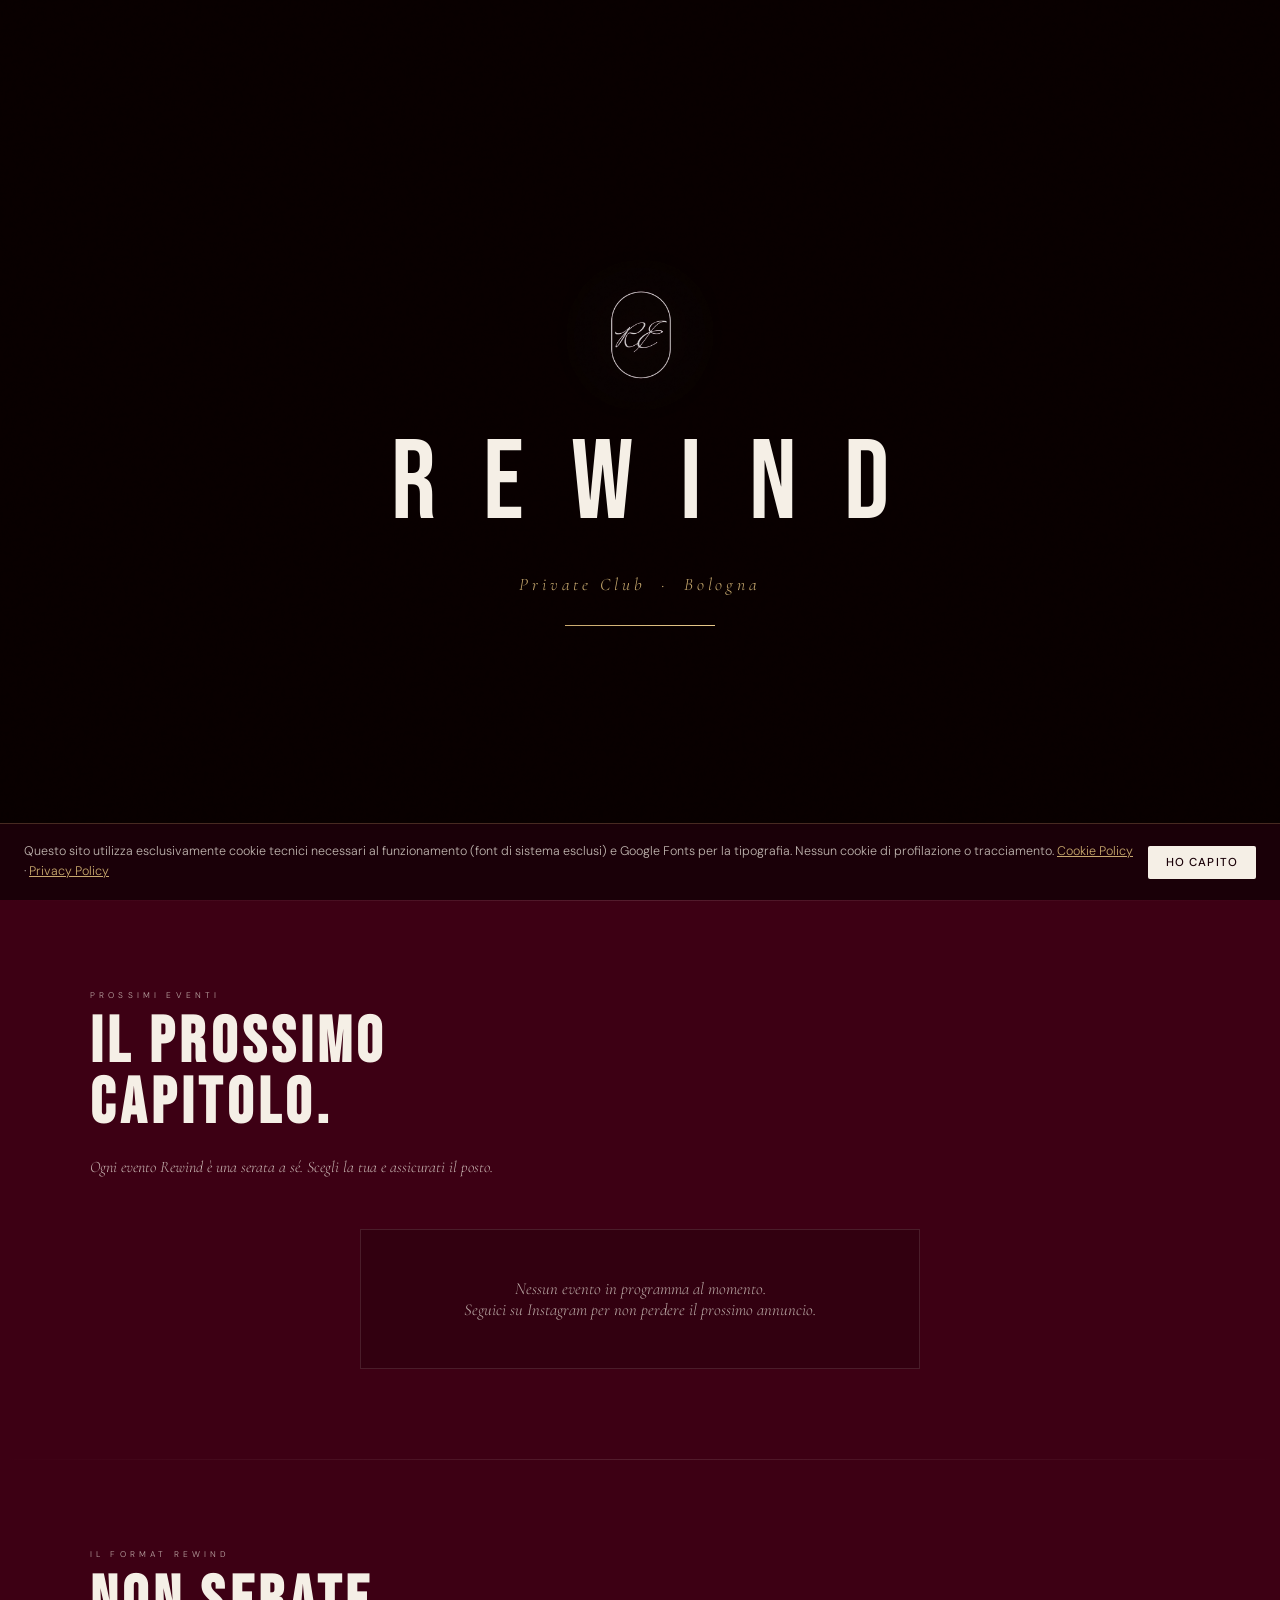
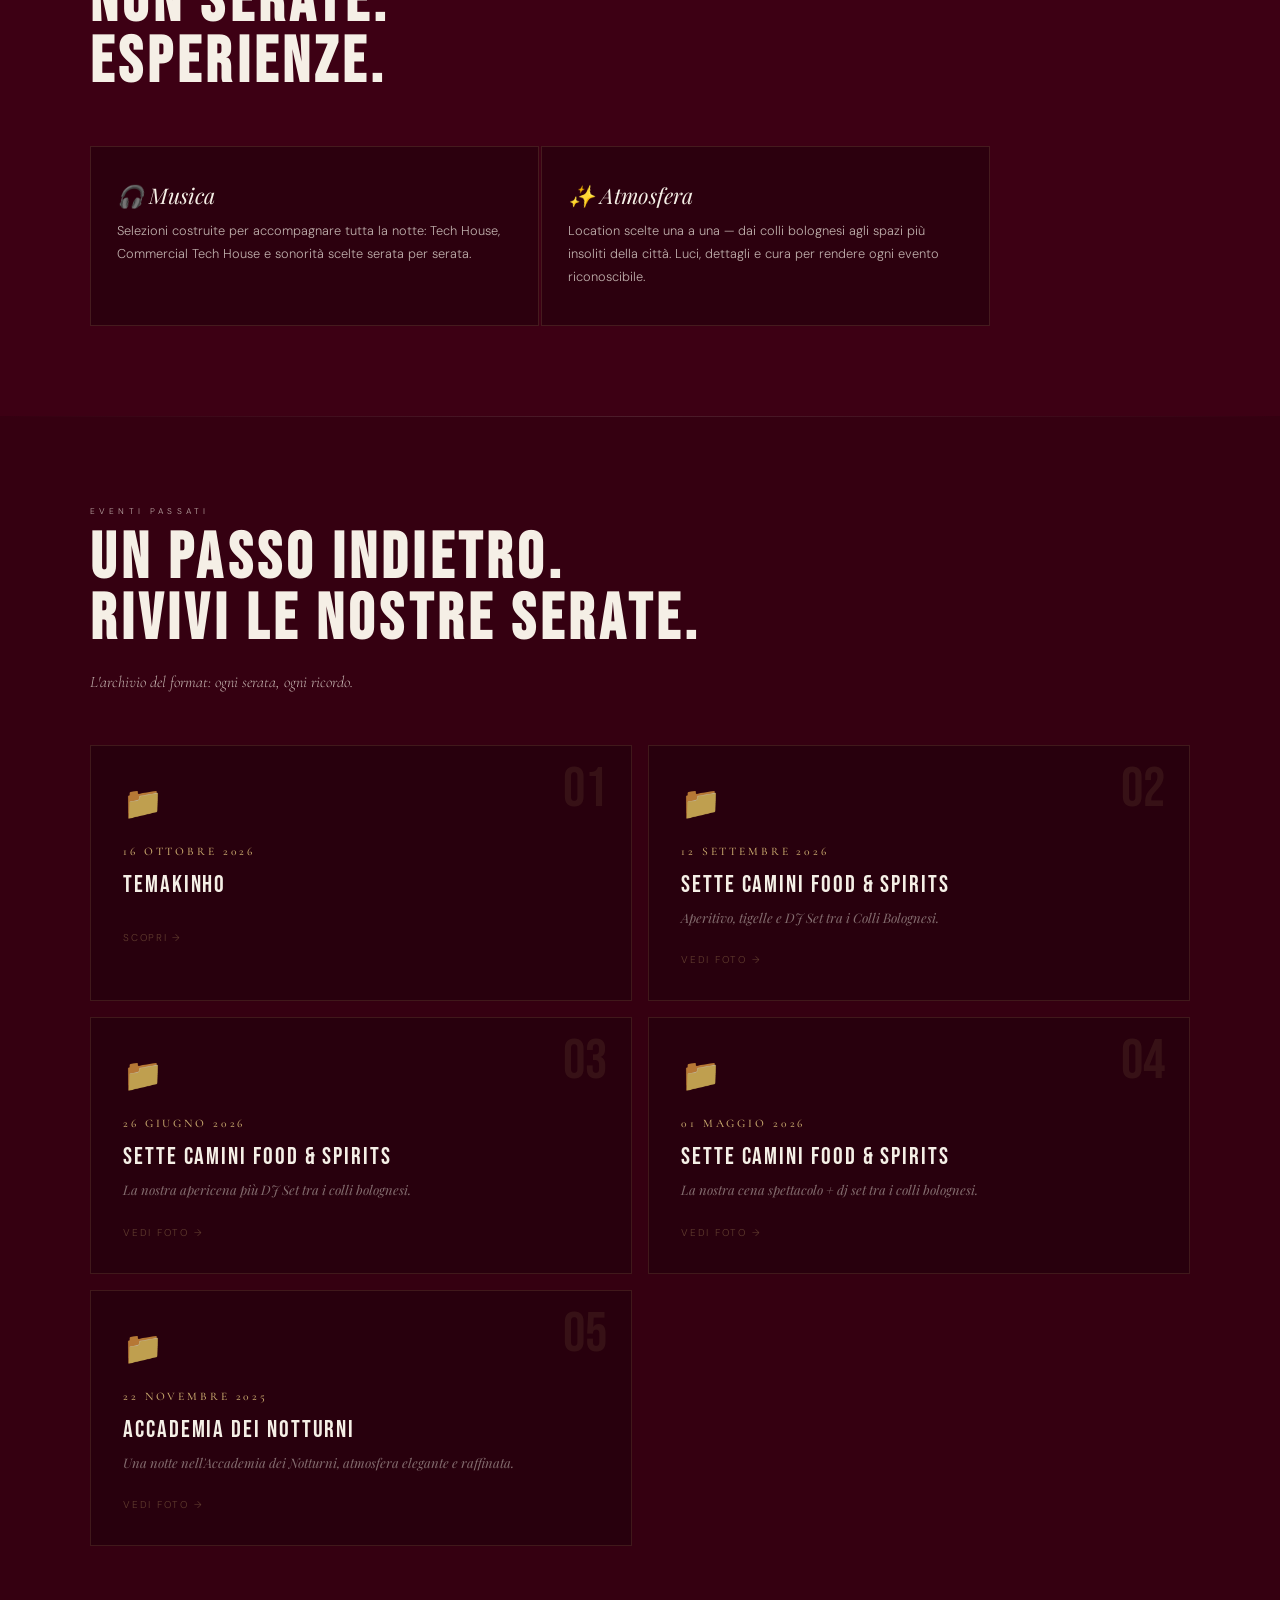
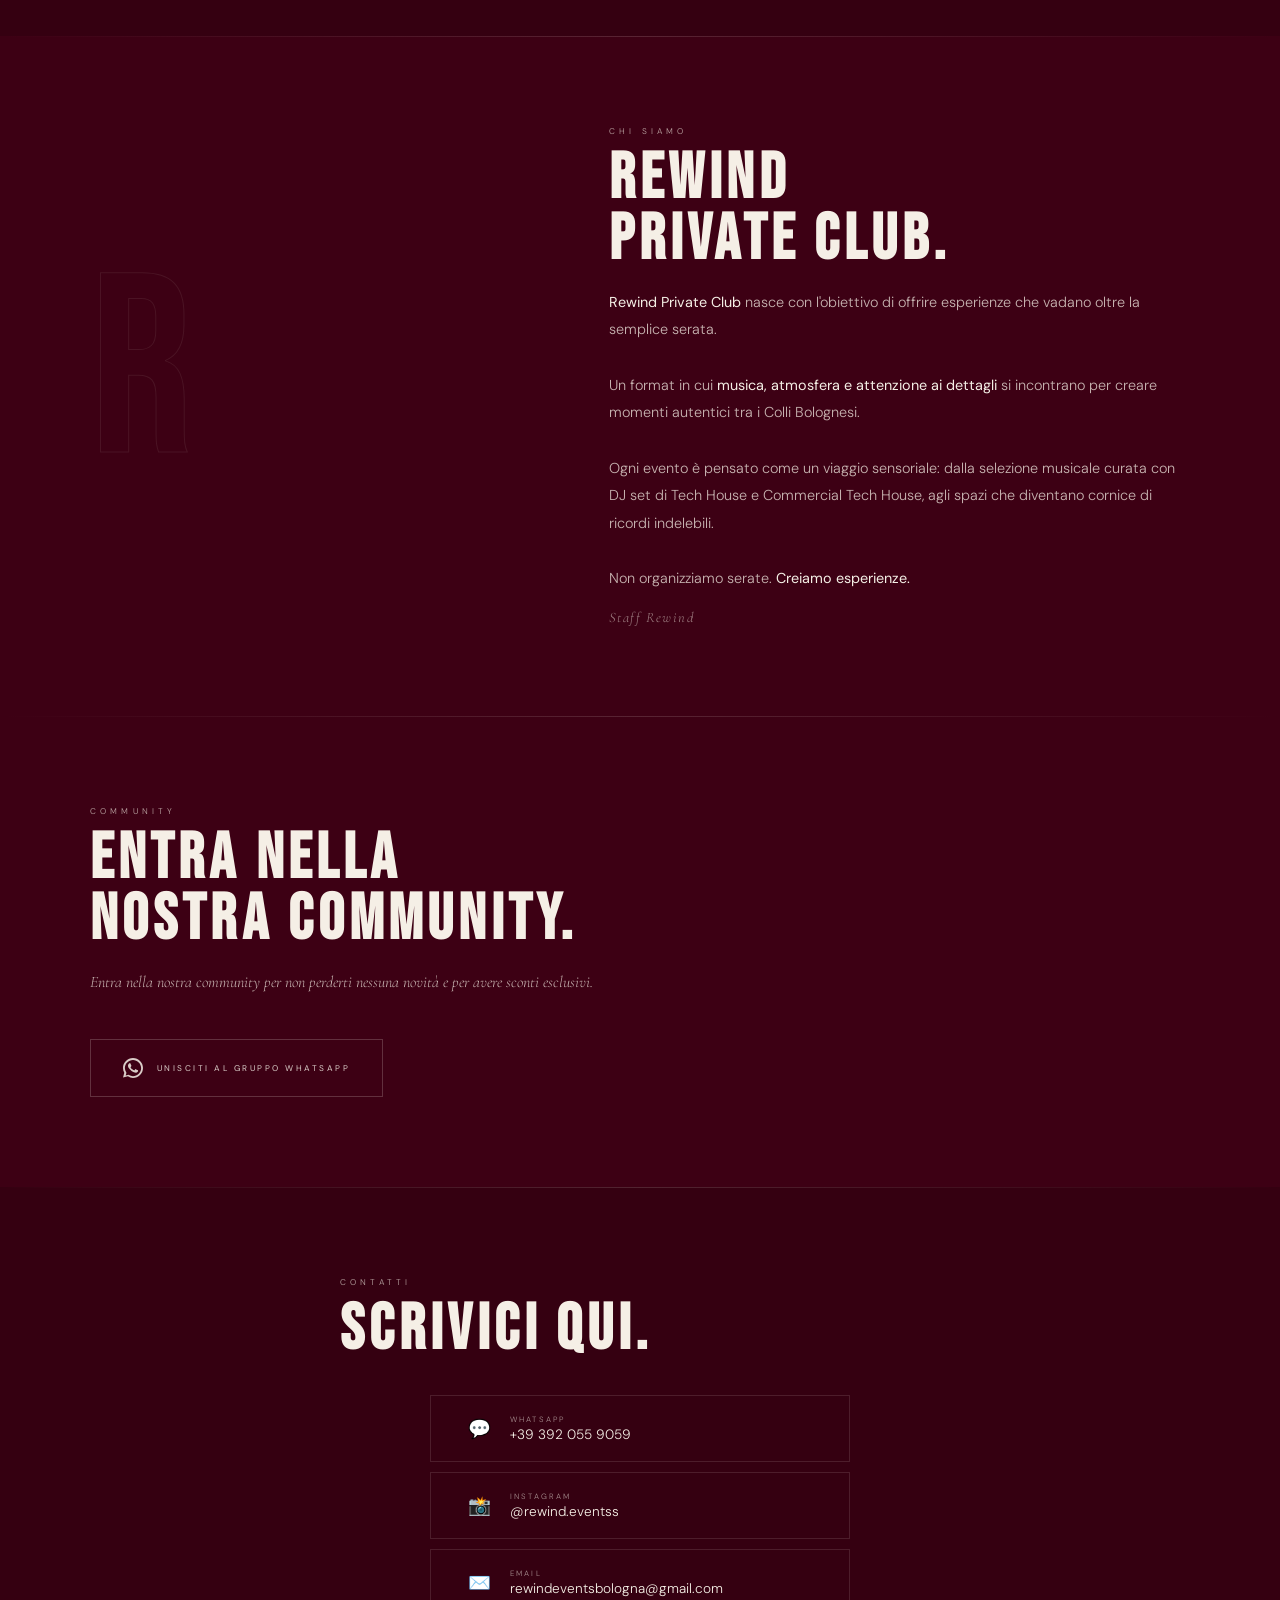
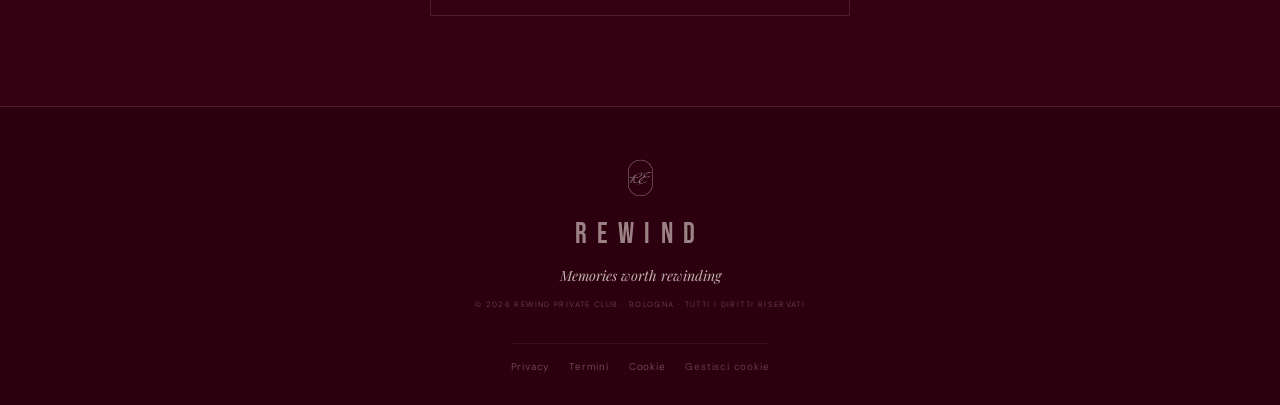
<file: index.html>
<!DOCTYPE html>
<html lang="it">
<head>
<meta charset="UTF-8">
<link rel="icon" type="image/png" sizes="32x32" href="favicon.png">
<link rel="apple-touch-icon" sizes="180x180" href="apple-touch-icon.png">
<meta name="theme-color" content="#3D0014">
<meta name="viewport" content="width=device-width, initial-scale=1.0, maximum-scale=1.0">
<title>Rewind Private Party Club | Eventi Privati e DJ Set a Bologna</title>
<meta name="description" content="Rewind: serate esclusive, DJ set ed eventi privati a Bologna. Scopri i prossimi eventi e prenota il tuo posto.">
<link rel="canonical" href="https://www.rewindeventss.com/">
<meta name="robots" content="index, follow">
<meta name="author" content="Rewind Private Club">
<meta name="keywords" content="Rewind Bologna, Rewind Party, eventi privati Bologna, DJ set Bologna, party Bologna, serate Bologna, eventi esclusivi Bologna">
<meta property="og:type" content="website">
<meta property="og:url" content="https://www.rewindeventss.com/">
<meta property="og:title" content="Rewind Private Party Club | Eventi Privati e DJ Set a Bologna">
<meta property="og:description" content="Serate esclusive, DJ set ed eventi privati a Bologna. Scopri i prossimi eventi Rewind.">
<meta property="og:locale" content="it_IT">
<meta property="og:site_name" content="Rewind Private Club">
<meta name="twitter:card" content="summary_large_image">
<meta name="twitter:title" content="Rewind Private Party Club | Eventi Privati e DJ Set a Bologna">
<meta name="twitter:description" content="Serate esclusive, DJ set ed eventi privati a Bologna. Scopri i prossimi eventi Rewind.">
<link rel="preconnect" href="https://fonts.googleapis.com">
<link rel="preconnect" href="https://fonts.gstatic.com" crossorigin>
<link rel="stylesheet" href="https://fonts.googleapis.com/css2?family=Playfair+Display:ital,wght@0,400;0,500;1,400;1,500&family=Cormorant+Garamond:ital,wght@0,300;0,400;0,600;1,300;1,400;1,600&family=Bebas+Neue&family=DM+Sans:opsz,wght@9..40,200;9..40,300;9..40,400;9..40,500&display=swap">
<link rel="stylesheet" href="style.css">
<script type="application/ld+json">
{
  "@context": "https://schema.org",
  "@type": "Organization",
  "name": "Rewind Private Club",
  "alternateName": "Rewind Events",
  "url": "https://www.rewindeventss.com/",
  "logo": "https://www.rewindeventss.com/favicon.png",
  "description": "Rewind Private Club organizza eventi privati, DJ set e serate esclusive a Bologna.",
  "address": {"@type":"PostalAddress","addressLocality":"Bologna","addressRegion":"Emilia-Romagna","addressCountry":"IT"},
  "sameAs": ["https://www.instagram.com/rewind.eventss"]
}
</script>
</head>
<body>

<!-- INTRO / LOADING -->
<div id="intro">
  <div class="intro-center">
    <img class="intro-logo" src="[data-uri]" alt="Rewind Private Club - Eventi Privati Bologna">
    <div class="intro-word">REWIND</div>
    <div class="intro-sub">Private Club &nbsp;·&nbsp; Bologna</div>
    <div class="intro-progress"><div class="intro-progress-bar"></div></div>
  </div>
</div>

<!-- MOBILE MENU -->
<div class="mobile-menu" id="mobMenu">
  <a href="#prossimi" onclick="cMob()">Prossimi Eventi</a>
  <a href="#format" onclick="cMob()">Il Format</a>
  <a href="#passati" onclick="cMob()">Eventi Passati</a>
  <a href="#about" onclick="cMob()">Chi siamo</a>
  <a href="#community" onclick="cMob()">Community</a>
  <a href="#contatti" onclick="cMob()">Contatti</a>
</div>

<!-- NAV -->
<nav id="nav">
  <div class="nav-left">
    <a href="#hero"><img class="nav-logo-img" src="[data-uri]" alt="Rewind Private Club Bologna - Logo"></a>
    <a href="#hero" class="nav-word">REWIND</a>
  </div>
  <ul class="nav-links">
    <li><a href="#prossimi">Prossimi Eventi</a></li>
    <li><a href="#format">Il Format</a></li>
    <li><a href="#passati">Eventi Passati</a></li>
    <li><a href="#about">Chi siamo</a></li>
    <li><a href="#contatti">Contatti</a></li>
  </ul>
  <a href="#prossimi" class="nav-cta" id="navCta">Prenota →</a>
  <button class="hamburger" id="hamb" aria-label="Menu">
    <span></span><span></span><span></span>
  </button>
</nav>

<!-- HERO (permanente) -->
<section id="hero">
  <video class="hero-bg-video" autoplay muted loop playsinline poster="[data-uri]">
    <source src="hero-video.mp4" type="video/mp4">
  </video>
  <div class="hero-ov"></div>
  <div class="hero-content">
    <img class="hero-logo" src="[data-uri]" alt="Rewind Bologna - DJ Set e Party Esclusivi">
    <h1 class="hero-word">REWIND</h1>
    <p class="hero-tag"><em>Memories worth rewinding</em></p>

    <!-- riga evento + countdown: popolati dal prossimo evento in programma -->
    <p class="hero-edition" id="heroNext"></p>
    <div class="countdown-wrap" id="heroCd" style="display:none;">
      <div class="cd-block"><span class="cd-num" id="cd-d">00</span><span class="cd-lbl">Giorni</span></div>
      <div class="cd-sep">:</div>
      <div class="cd-block"><span class="cd-num" id="cd-h">00</span><span class="cd-lbl">Ore</span></div>
      <div class="cd-sep">:</div>
      <div class="cd-block"><span class="cd-num" id="cd-m">00</span><span class="cd-lbl">Min</span></div>
      <div class="cd-sep">:</div>
      <div class="cd-block"><span class="cd-num" id="cd-s">00</span><span class="cd-lbl">Sec</span></div>
    </div>
    <a href="#prossimi" class="hero-btn" id="heroBtn">Prossimi eventi →</a>
  </div>
  <div class="home-scroll">
    <span>Scopri</span>
    <div class="scroll-line"></div>
  </div>
</section>

<!-- ═══ PROSSIMI EVENTI (generati automaticamente) ═══ -->
<section id="prossimi">
  <div class="back-events-inner">
    <div class="back-events-hdr reveal">
      <p class="s-label">Prossimi Eventi</p>
      <h2 class="s-title">Il prossimo<br>capitolo.</h2>
      <p class="back-events-sub">Ogni evento Rewind è una serata a sé. Scegli la tua e assicurati il posto.</p>
    </div>
    <div id="upcomingGrid"></div>
  </div>
</section>

<!-- ═══ IL FORMAT (contenuto permanente) ═══ -->
<section id="format">
  <div class="exp-inner">
    <div class="exp-hdr reveal">
      <p class="s-label">Il Format Rewind</p>
      <h2 class="s-title">Non serate.<br>Esperienze.</h2>
    </div>
    <div class="exp-grid">
      <div class="exp-card reveal">
        <h3 class="exp-ttl">🎧 Musica</h3>
        <p class="exp-dsc">Selezioni costruite per accompagnare tutta la notte: Tech House, Commercial Tech House e sonorità scelte serata per serata.</p>
      </div>
      <div class="exp-card reveal r2">
        <h3 class="exp-ttl">✨ Atmosfera</h3>
        <p class="exp-dsc">Location scelte una a una — dai colli bolognesi agli spazi più insoliti della città. Luci, dettagli e cura per rendere ogni evento riconoscibile.</p>
      </div>
    </div>
  </div>
</section>

<!-- ═══ EVENTI PASSATI (generati automaticamente) ═══ -->
<section id="passati">
  <div class="back-events-inner">
    <div class="back-events-hdr reveal">
      <p class="s-label">Eventi Passati</p>
      <h2 class="s-title">Un passo indietro.<br>Rivivi le nostre serate.</h2>
      <p class="back-events-sub">L'archivio del format: ogni serata, ogni ricordo.</p>
    </div>
    <div class="events-grid" id="pastGrid"></div>
  </div>
</section>

<section id="about" style="padding:90px 44px;background:#3D0014;">
  <div class="about-inner">
    <div class="reveal"><div class="about-r">R</div></div>
    <div class="reveal r2">
      <p class="s-label">Chi siamo</p>
      <h2 class="s-title">Rewind<br>Private Club.</h2>
      <p class="about-body"><strong>Rewind Private Club</strong> nasce con l'obiettivo di offrire esperienze che vadano oltre la semplice serata.<br><br>Un format in cui <strong>musica, atmosfera e attenzione ai dettagli</strong> si incontrano per creare momenti autentici tra i Colli Bolognesi.<br><br>Ogni evento è pensato come un viaggio sensoriale: dalla selezione musicale curata con DJ set di Tech House e Commercial Tech House, agli spazi che diventano cornice di ricordi indelebili.<br><br>Non organizziamo serate. <strong>Creiamo esperienze.</strong></p>
      <p class="about-team">Staff Rewind</p>
    </div>
  </div>
</section>

<section id="community" style="padding:90px 44px;background:#3D0014;">
  <div class="community-inner">
    <div class="reveal">
      <p class="s-label">Community</p>
      <h2 class="s-title">Entra nella<br>nostra community.</h2>
      <p class="community-sub reveal">Entra nella nostra community per non perderti nessuna novità e per avere sconti esclusivi.</p>
      <a class="community-btn reveal"
         href="https://chat.whatsapp.com/Gut8gXRGJ2G3fXGKPB1N3D"
         target="_blank" rel="noopener">
        <svg width="20" height="20" viewBox="0 0 24 24" fill="currentColor" style="flex-shrink:0;">
          <path d="M17.472 14.382c-.297-.149-1.758-.867-2.03-.967-.273-.099-.471-.148-.67.15-.197.297-.767.966-.94 1.164-.173.199-.347.223-.644.075-.297-.15-1.255-.463-2.39-1.475-.883-.788-1.48-1.761-1.653-2.059-.173-.297-.018-.458.13-.606.134-.133.298-.347.446-.52.149-.174.198-.298.298-.497.099-.198.05-.371-.025-.52-.075-.149-.669-1.612-.916-2.207-.242-.579-.487-.5-.669-.51-.173-.008-.371-.01-.57-.01-.198 0-.52.074-.792.372-.272.297-1.04 1.016-1.04 2.479 0 1.462 1.065 2.875 1.213 3.074.149.198 2.096 3.2 5.077 4.487.709.306 1.262.489 1.694.625.712.227 1.36.195 1.871.118.571-.085 1.758-.719 2.006-1.413.248-.694.248-1.289.173-1.413-.074-.124-.272-.198-.57-.347z"/>
          <path d="M12 0C5.373 0 0 5.373 0 12c0 2.127.558 4.12 1.533 5.845L.051 23.5l5.803-1.521A11.932 11.932 0 0012 24c6.627 0 12-5.373 12-12S18.627 0 12 0zm0 21.75a9.73 9.73 0 01-4.961-1.359l-.356-.212-3.447.904.92-3.36-.232-.345A9.734 9.734 0 012.25 12C2.25 6.615 6.615 2.25 12 2.25S21.75 6.615 21.75 12 17.385 21.75 12 21.75z"/>
        </svg>
        Unisciti al gruppo WhatsApp
      </a>
    </div>
  </div>
</section>

<section id="contatti" style="padding:90px 44px;background:#350011;text-align:center;">
  <div class="cont-inner">
    <p class="s-label reveal">Contatti</p>
    <h2 class="s-title reveal">Scrivici qui.</h2>
    <div class="cont-links reveal">
      <a href="https://wa.me/393920559059" target="_blank" rel="noopener" class="cont-link">
        <div class="cont-ico">💬</div>
        <div>
          <div class="cont-type">WhatsApp</div>
          <div class="cont-val">+39 392 055 9059</div>
        </div>
      </a>
      <a href="https://www.instagram.com/rewind.eventss" target="_blank" rel="noopener" class="cont-link">
        <div class="cont-ico">📸</div>
        <div>
          <div class="cont-type">Instagram</div>
          <div class="cont-val">@rewind.eventss</div>
        </div>
      </a>
      <a href="mailto:rewindeventsbologna@gmail.com" class="cont-link">
        <div class="cont-ico">✉️</div>
        <div>
          <div class="cont-type">Email</div>
          <div class="cont-val">rewindeventsbologna@gmail.com</div>
        </div>
      </a>
    </div>
  </div>
</section>

<footer>
  <img class="ft-logo" src="[data-uri]" alt="Rewind Private Club Bologna">
  <div class="ft-word">REWIND</div>
  <p class="ft-tag">Memories worth rewinding</p>
  <p class="ft-legal">© 2026 REWIND Private Club · Bologna · Tutti i diritti riservati</p>
  <div style="margin-top:20px;padding-top:16px;border-top:1px solid rgba(245,239,230,0.06);
    text-align:center;font-family:'DM Sans',sans-serif;font-size:.62rem;
    color:rgba(245,239,230,0.25);letter-spacing:.08em;display:flex;
    flex-wrap:wrap;justify-content:center;gap:12px 20px;">
    <a href="legal.html#privacy" style="color:rgba(245,239,230,0.35);text-decoration:none;"
       onmouseover="this.style.color='rgba(245,239,230,0.7)'"
       onmouseout="this.style.color='rgba(245,239,230,0.35)'">Privacy</a>
    <a href="legal.html#terms" style="color:rgba(245,239,230,0.35);text-decoration:none;"
       onmouseover="this.style.color='rgba(245,239,230,0.7)'"
       onmouseout="this.style.color='rgba(245,239,230,0.35)'">Termini</a>
    <a href="legal.html#cookie" style="color:rgba(245,239,230,0.35);text-decoration:none;"
       onmouseover="this.style.color='rgba(245,239,230,0.7)'"
       onmouseout="this.style.color='rgba(245,239,230,0.35)'">Cookie</a>
    <button id="ck-settings-link" onclick="localStorage.removeItem('rw_cookie_consent');location.reload()">
      Gestisci cookie
    </button>
  </div>
</footer>

<script src="events-data.js" charset="utf-8"></script>
<script>
/* ═══════════════════════════════════════════════════
   HOMEPAGE — rendering automatico degli eventi
   Non modificare: i dati si cambiano in events-data.js
═══════════════════════════════════════════════════ */

/* --- helper: card evento futuro --- */
function cardUpcoming(ev){
  const media = ev.image
    ? `<img src="${ev.image}" alt="Locandina ${ev.title}" loading="lazy"
         onerror="this.style.display='none';this.nextElementSibling.style.display='flex';">
       <div class="ev-card-ph" style="display:none;"><span>REWIND</span><span>${ev.displayDate}</span></div>`
    : `<div class="ev-card-ph"><span>REWIND</span><span>${ev.displayDate}</span></div>`;

  const tags = (ev.tags||[]).map(t => `<span class="ev-tag">${t}</span>`).join('');
  const meta = [ev.location, ev.locationDetail].filter(Boolean).join(' · ');
  const cta  = ev.registrationEnabled
    ? `<span class="ev-card-cta">Scopri e prenota →</span>`
    : `<span class="ev-card-cta soon">Prossimamente</span>`;

  const url = ev.customPage || ('evento.html?id=' + ev.id);
  return `<a class="ev-card reveal" href="${url}">
    <div class="ev-card-media">${media}<div class="ev-card-date">${ev.displayDate}</div></div>
    <div class="ev-card-body">
      <div class="ev-card-ttl">${ev.title}</div>
      ${meta ? `<div class="ev-card-meta">${meta}</div>` : ''}
      ${tags ? `<div class="ev-card-tags">${tags}</div>` : ''}
      ${cta}
    </div>
  </a>`;
}

/* --- helper: card evento passato (stile archivio esistente) --- */
function cardPast(ev, i){
  const num  = String(i+1).padStart(2,'0');
  const desc = ev.description || '';
  const href = ev.galleryUrl || ev.customPage || ('evento.html?id=' + ev.id);
  const ext  = ev.galleryUrl ? ' target="_blank" rel="noopener"' : '';
  const cta  = ev.galleryUrl ? 'Vedi foto →' : 'Scopri →';
  return `<a class="event-folder reveal" href="${href}"${ext}>
    <span class="ef-num">${num}</span>
    <span class="ef-icon">📁</span>
    <div class="ef-date">${ev.displayDate}</div>
    <div class="ef-name">${ev.location || ev.title}</div>
    ${desc ? `<div class="ef-desc">${desc}</div>` : ''}
    <span class="ef-arrow">${cta}</span>
  </a>`;
}

/* --- render --- */
const up = rwUpcoming();
const gridUp = document.getElementById('upcomingGrid');
if(up.length){
  gridUp.className = 'ev-grid' + (up.length === 1 ? ' single' : '');
  gridUp.innerHTML = up.map(cardUpcoming).join('');
} else {
  gridUp.className = '';
  gridUp.innerHTML = `<div class="ev-empty reveal">
    <p>Nessun evento in programma al momento.<br>Seguici su Instagram per non perdere il prossimo annuncio.</p>
  </div>`;
}

const past = rwPast();
const gridPast = document.getElementById('pastGrid');
gridPast.innerHTML = past.map(cardPast).join('');

/* --- hero: prossimo evento + countdown --- */
const next = up[0];
if(next){
  document.getElementById('heroNext').textContent = next.title + '  ·  ' + next.displayDate;
  const btn = document.getElementById('heroBtn');
  btn.textContent = 'Prenota ora →';
  btn.setAttribute('href', '#prossimi');   // porta all'elenco, non al singolo evento
  document.getElementById('navCta').setAttribute('href', next.customPage || ('evento.html?id=' + next.id));

  const target = new Date(next.date + 'T00:00:00');
  const cdBox  = document.getElementById('heroCd');
  cdBox.style.display = '';
  function tick(){
    const diff = target - new Date();
    if(diff <= 0){ cdBox.style.display='none'; return; }
    const d=Math.floor(diff/86400000), h=Math.floor((diff%86400000)/3600000),
          m=Math.floor((diff%3600000)/60000), s=Math.floor((diff%60000)/1000);
    document.getElementById('cd-d').textContent=String(d).padStart(2,'0');
    document.getElementById('cd-h').textContent=String(h).padStart(2,'0');
    document.getElementById('cd-m').textContent=String(m).padStart(2,'0');
    document.getElementById('cd-s').textContent=String(s).padStart(2,'0');
  }
  tick(); setInterval(tick, 1000);
} else {
  document.getElementById('heroNext').textContent = 'Private Club · Bologna';
  document.getElementById('heroBtn').textContent = 'Eventi passati →';
  document.getElementById('heroBtn').setAttribute('href', '#passati');
  document.getElementById('navCta').setAttribute('href', '#contatti');
}

/* ═══ NAV / REVEAL / INTRO ═══ */
window.addEventListener('scroll',()=>{
  document.getElementById('nav').classList.toggle('scrolled',window.scrollY>60);
});
const hamb=document.getElementById('hamb'),mob=document.getElementById('mobMenu');
hamb.addEventListener('click',()=>{const o=mob.classList.toggle('open');hamb.classList.toggle('open',o);});
function cMob(){mob.classList.remove('open');hamb.classList.remove('open');}
const obs=new IntersectionObserver(entries=>{
  entries.forEach(e=>{if(e.isIntersecting){e.target.classList.add('visible');obs.unobserve(e.target);}});
},{threshold:0.08});
document.querySelectorAll('.reveal').forEach(el=>obs.observe(el));

window.addEventListener('load',()=>{
  const intro=document.getElementById('intro');
  setTimeout(()=>intro.classList.add('animate'),80);
  setTimeout(()=>intro.classList.add('hidden'),2700);
});
</script>

<!-- ═══════════════════════════════════════════════════
     COOKIE BANNER — GDPR compliant
═══════════════════════════════════════════════════ -->
<style>
#ck-banner{
  position:fixed;bottom:0;left:0;right:0;z-index:99999;
  background:#1a0008;border-top:1px solid rgba(201,169,110,0.25);
  padding:18px 24px;
  display:flex;flex-wrap:wrap;align-items:center;gap:14px;
  font-family:'DM Sans',sans-serif;font-size:.78rem;
  color:rgba(245,239,230,0.75);line-height:1.6;
  transform:translateY(100%);transition:transform .4s cubic-bezier(.16,1,.3,1);
}
#ck-banner.show{transform:translateY(0);}
#ck-banner p{flex:1;min-width:200px;margin:0;}
#ck-banner a{color:#C9A96E;text-decoration:underline;}
.ck-btns{display:flex;gap:8px;flex-shrink:0;}
.ck-btn{
  padding:9px 18px;border:none;cursor:pointer;
  font-family:'DM Sans',sans-serif;font-size:.72rem;font-weight:500;
  letter-spacing:.1em;text-transform:uppercase;
  border-radius:2px;transition:opacity .2s;
  -webkit-tap-highlight-color:transparent;
}
.ck-btn:hover{opacity:.85;}
.ck-accept{background:#F5EFE6;color:#1a0008;}
.ck-reject{background:rgba(245,239,230,0.08);color:rgba(245,239,230,0.6);border:1px solid rgba(245,239,230,0.15);}
@media(max-width:480px){
  #ck-banner{padding:16px 16px 20px;}
  .ck-btns{width:100%;justify-content:stretch;}
  .ck-btn{flex:1;text-align:center;}
}
#ck-settings-link{
  font-size:.62rem;color:rgba(245,239,230,0.25);
  text-decoration:none;cursor:pointer;
  font-family:'DM Sans',sans-serif;letter-spacing:.08em;
  background:none;border:none;padding:0;
}
#ck-settings-link:hover{color:rgba(245,239,230,0.7);}

/* ─── Rispetta la preferenza di sistema "riduci animazioni" ─── */
@media (prefers-reduced-motion: reduce){
  *, *::before, *::after{
    animation-duration: 0.01ms !important;
    animation-iteration-count: 1 !important;
    transition-duration: 0.01ms !important;
    scroll-behavior: auto !important;
  }
}
</style>

<div id="ck-banner" role="dialog" aria-label="Cookie notice">
  <p>
    Questo sito utilizza esclusivamente cookie tecnici necessari al funzionamento (font di sistema esclusi) e Google Fonts per la tipografia.
    Nessun cookie di profilazione o tracciamento.
    <a href="legal.html#cookie" target="_blank" rel="noopener">Cookie Policy</a> ·
    <a href="legal.html#privacy" target="_blank" rel="noopener">Privacy Policy</a>
  </p>
  <div class="ck-btns">
    <button class="ck-btn ck-accept" onclick="ckAccept()">Ho capito</button>
  </div>
</div>

<script>
(function(){
  const CONSENT_KEY = 'rw_cookie_consent';

  function ckAccept(){
    localStorage.setItem(CONSENT_KEY, 'accepted');
    document.getElementById('ck-banner').classList.remove('show');
  }

  window.ckAccept = ckAccept;

  const existing = localStorage.getItem(CONSENT_KEY);
  if(!existing){
    setTimeout(()=>{
      document.getElementById('ck-banner').classList.add('show');
    }, 800);
  }
})();
</script>
</body>
</html>
</file>
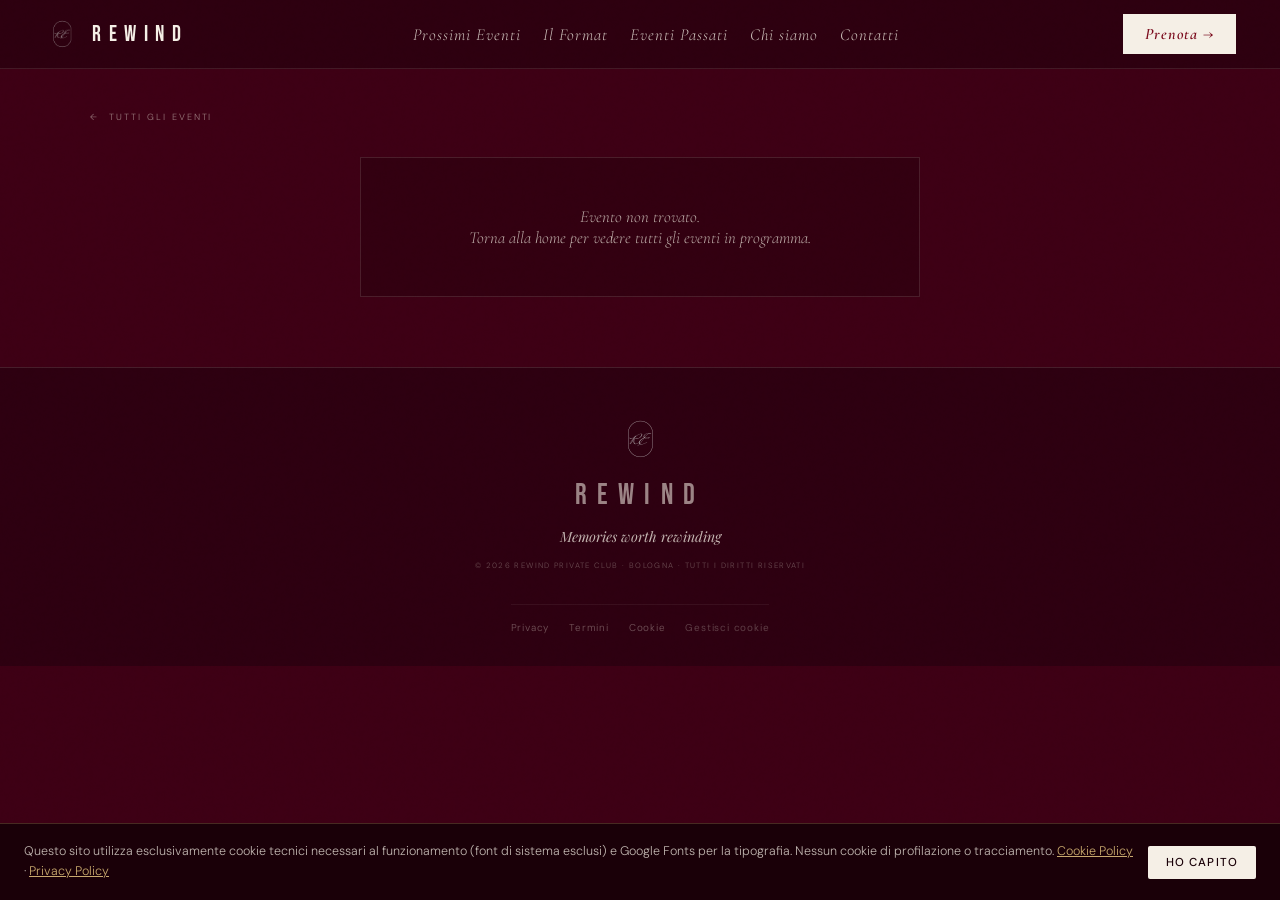
<file: evento.html>
<!DOCTYPE html>
<html lang="it">
<head>
<meta charset="UTF-8">
<link rel="icon" type="image/png" sizes="32x32" href="favicon.png">
<link rel="apple-touch-icon" sizes="180x180" href="apple-touch-icon.png">
<meta name="theme-color" content="#3D0014">
<meta name="viewport" content="width=device-width, initial-scale=1.0, maximum-scale=1.0">
<title id="pgTitle">Evento — Rewind Private Club</title>
<meta name="description" id="pgDesc" content="Scopri il prossimo evento Rewind a Bologna e prenota il tuo posto.">
<meta name="robots" content="index, follow">
<meta property="og:type" content="article">
<meta property="og:site_name" content="Rewind Private Club">
<link rel="preconnect" href="https://fonts.googleapis.com">
<link rel="preconnect" href="https://fonts.gstatic.com" crossorigin>
<link rel="stylesheet" href="https://fonts.googleapis.com/css2?family=Playfair+Display:ital,wght@0,400;0,500;1,400;1,500&family=Cormorant+Garamond:ital,wght@0,300;0,400;0,600;1,300;1,400;1,600&family=Bebas+Neue&family=DM+Sans:opsz,wght@9..40,200;9..40,300;9..40,400;9..40,500&display=swap">
<link rel="stylesheet" href="style.css">
</head>
<body>

<!-- MOBILE MENU -->
<div class="mobile-menu" id="mobMenu">
  <a href="index.html#prossimi" onclick="cMob()">Prossimi Eventi</a>
  <a href="index.html#format" onclick="cMob()">Il Format</a>
  <a href="index.html#passati" onclick="cMob()">Eventi Passati</a>
  <a href="index.html#about" onclick="cMob()">Chi siamo</a>
  <a href="index.html#community" onclick="cMob()">Community</a>
  <a href="index.html#contatti" onclick="cMob()">Contatti</a>
</div>

<!-- NAV -->
<nav id="nav" class="scrolled">
  <div class="nav-left">
    <a href="index.html"><img class="nav-logo-img" src="[data-uri]" alt="Rewind Private Club Bologna - Logo"></a>
    <a href="index.html" class="nav-word">REWIND</a>
  </div>
  <ul class="nav-links">
    <li><a href="index.html#prossimi">Prossimi Eventi</a></li>
    <li><a href="index.html#format">Il Format</a></li>
    <li><a href="index.html#passati">Eventi Passati</a></li>
    <li><a href="index.html#about">Chi siamo</a></li>
    <li><a href="index.html#contatti">Contatti</a></li>
  </ul>
  <a href="#prenota" class="nav-cta">Prenota →</a>
  <button class="hamburger" id="hamb" aria-label="Menu">
    <span></span><span></span><span></span>
  </button>
</nav>

<div class="evp-spacer"></div>

<!-- ═══ DETTAGLIO EVENTO (popolato da events-data.js) ═══ -->
<section class="evp-hero">
  <div class="evp-inner">
    <a href="index.html#prossimi" class="evp-back">← &nbsp;Tutti gli eventi</a>
    <div id="evpContent"></div>
  </div>
</section>

<!-- ═══ PRENOTAZIONE ═══ -->
<section class="evp-form-sec" id="prenota">
  <div class="evp-form-wrap">
    <div id="regBox"></div>
  </div>
</section>

<footer>
  <img class="ft-logo" src="[data-uri]" alt="Rewind Private Club Bologna">
  <div class="ft-word">REWIND</div>
  <p class="ft-tag">Memories worth rewinding</p>
  <p class="ft-legal">© 2026 REWIND Private Club · Bologna · Tutti i diritti riservati</p>
  <div style="margin-top:20px;padding-top:16px;border-top:1px solid rgba(245,239,230,0.06);
    text-align:center;font-family:'DM Sans',sans-serif;font-size:.62rem;
    color:rgba(245,239,230,0.25);letter-spacing:.08em;display:flex;
    flex-wrap:wrap;justify-content:center;gap:12px 20px;">
    <a href="legal.html#privacy" style="color:rgba(245,239,230,0.35);text-decoration:none;"
       onmouseover="this.style.color='rgba(245,239,230,0.7)'"
       onmouseout="this.style.color='rgba(245,239,230,0.35)'">Privacy</a>
    <a href="legal.html#terms" style="color:rgba(245,239,230,0.35);text-decoration:none;"
       onmouseover="this.style.color='rgba(245,239,230,0.7)'"
       onmouseout="this.style.color='rgba(245,239,230,0.35)'">Termini</a>
    <a href="legal.html#cookie" style="color:rgba(245,239,230,0.35);text-decoration:none;"
       onmouseover="this.style.color='rgba(245,239,230,0.7)'"
       onmouseout="this.style.color='rgba(245,239,230,0.35)'">Cookie</a>
    <button id="ck-settings-link" onclick="localStorage.removeItem('rw_cookie_consent');location.reload()">
      Gestisci cookie
    </button>
  </div>
</footer>

<script src="events-data.js" charset="utf-8"></script>
<script>
/* ═══════════════════════════════════════════════════
   CONFIGURAZIONE REGISTRAZIONE
   (stesso endpoint Google già usato dal sito)
═══════════════════════════════════════════════════ */
const GAS_URL = 'https://script.google.com/macros/s/AKfycby7nQ-jCiey4WeuoeHUAcldl_0ZBRuSk7Po81JXmdFmNujzNs98HWzJDDGQqw4Hrps0/exec';

/* ═══ 1. Quale evento mostrare? Si legge da ?id=... ═══ */
const params  = new URLSearchParams(location.search);
const reqId   = params.get('id');
const upList  = rwUpcoming();
// se manca l'id, mostra il prossimo evento in programma
const ev      = reqId ? rwEventById(reqId) : (upList[0] || null);

const isPast  = ev ? (rwEventEnd(ev) <= new Date()) : false;

/* ═══ 2. Render dettaglio evento ═══ */
const box = document.getElementById('evpContent');

if(!ev){
  box.innerHTML = `<div class="ev-empty">
      <p>Evento non trovato.<br>Torna alla home per vedere tutti gli eventi in programma.</p>
    </div>`;
  document.getElementById('prenota').style.display = 'none';
} else {
  document.getElementById('pgTitle').textContent = ev.title + ' — ' + ev.displayDate + ' | Rewind Bologna';
  const dsc = ev.description || (ev.title + ' — ' + ev.displayDate + (ev.location ? ' · ' + ev.location : ''));
  document.getElementById('pgDesc').setAttribute('content', dsc);

  const poster = ev.image
    ? `<img src="${ev.image}" alt="Locandina ${ev.title}"
        onerror="this.style.display='none';this.nextElementSibling.style.display='flex';">
       <div class="ev-card-ph" style="display:none;"><span>REWIND</span><span>${ev.displayDate}</span></div>`
    : `<div class="ev-card-ph"><span>REWIND</span><span>${ev.displayDate}</span></div>`;

  // righe informative: mostrate solo se il dato esiste
  const rows = [
    ['📍','Location', [ev.location, ev.locationDetail].filter(Boolean).join('<br>')],
    ['🕕','Orario',    ev.time],
    ['👔','Dress code',ev.dressCode],
    ['🎧','Line-up',   ev.lineup],
    ['🎟️','Ingresso',  ev.ingresso],
    ['💶','Prezzo',    ev.price]
  ].filter(r => r[2]);

  const rowsHtml = rows.map(([ic,lbl,val]) =>
    `<div class="evp-row"><div class="evp-ico">${ic}</div>
       <div><p class="evp-lbl">${lbl}</p><p class="evp-val">${val}</p></div></div>`).join('');

  const tags = (ev.tags||[]).map(t => `<span class="ev-tag">${t}</span>`).join('');

  const prog = (ev.program && ev.program.length)
    ? `<div class="tl reveal" style="margin-top:40px;">` +
      ev.program.map(p => `<div class="tl-step"><div class="tl-dot">⦿</div>
        <div class="tl-time">${p.time}</div><div class="tl-lbl">${p.label}</div></div>`).join('') +
      `</div>`
    : '';

  const gallery = (isPast && ev.galleryUrl)
    ? `<a class="hero-btn" style="margin-top:8px;" href="${ev.galleryUrl}" target="_blank" rel="noopener">Vedi le foto →</a>`
    : '';

  box.innerHTML = `
    <div class="evp-top">
      <div class="evp-poster reveal">${poster}</div>
      <div class="reveal r2">
        <p class="s-label">${isPast ? 'Evento passato' : 'Prossimo evento'}</p>
        <h1 class="evp-ttl">${ev.title}</h1>
        <p class="evp-date">${ev.displayDate}</p>
        ${tags ? `<div class="ev-card-tags">${tags}</div>` : ''}
        ${ev.description ? `<p class="evp-dsc">${ev.description}</p>` : ''}
        <div class="evp-rows">${rowsHtml}</div>
        ${gallery}
      </div>
    </div>
    ${prog}`;
}

/* ═══ 3. Form di prenotazione (solo se attivo e non passato) ═══ */
const regBox = document.getElementById('regBox');

if(ev && ev.registrationEnabled && !isPast){
  regBox.innerHTML = `
    <p class="s-label reveal">Prenotazione</p>
    <h2 class="s-title reveal">Assicurati<br>il tuo posto.</h2>
    <p class="prenota-sub reveal">Posti limitati. Compila il form per registrarti — riceverai una email di conferma.</p>
    <div class="form-wrap">
      <form id="bookForm" novalidate>
        <div class="f-row">
          <div class="f-grp"><label class="f-lbl" for="fNome">Nome</label>
            <input class="f-inp" type="text" id="fNome" name="nome" placeholder="Il tuo nome"
                   autocomplete="given-name" required></div>
          <div class="f-grp"><label class="f-lbl" for="fCogn">Cognome</label>
            <input class="f-inp" type="text" id="fCogn" name="cognome" placeholder="Il tuo cognome"
                   autocomplete="family-name" required></div>
        </div>
        <div class="f-row">
          <div class="f-grp"><label class="f-lbl" for="fEmail">Email</label>
            <input class="f-inp" type="email" id="fEmail" name="email" placeholder="La tua email"
                   autocomplete="email" inputmode="email" required></div>
          <div class="f-grp"><label class="f-lbl" for="fTel">Telefono</label>
            <input class="f-inp" type="tel" id="fTel" name="telefono" placeholder="Il tuo numero"
                   autocomplete="tel" inputmode="tel" required></div>
        </div>
        <div class="f-gdpr">
          <label class="gdpr-label">
            <input type="checkbox" id="fGdpr" required>
            <span>Ho letto e accetto la <a href="legal.html#privacy" target="_blank" rel="noopener">Privacy Policy</a>
            e i <a href="legal.html#terms" target="_blank" rel="noopener">Termini di Servizio</a>.
            Acconsento al trattamento dei miei dati per la gestione della prenotazione.</span>
          </label>
        </div>
        <div class="f-status" id="fStatus"></div>
        <button type="submit" class="f-submit" id="fBtn">Invia richiesta di prenotazione →</button>
      </form>
      <div class="confirm" id="fConfirm">
        <div class="conf-icon">✓</div>
        <div class="conf-title">Richiesta inviata</div>
        <p class="conf-txt">Grazie! Abbiamo ricevuto la tua richiesta per <strong>${ev.title}</strong>.<br>
        Controlla la tua email (anche nello spam) per la conferma.</p>
      </div>
    </div>`;
  initForm();
} else if(ev && isPast){
  regBox.innerHTML = `<div class="evp-closed">
      <p>Questo evento è terminato.<br>Guarda i prossimi in programma sulla <a href="index.html#prossimi" style="color:var(--goldl);">home</a>.</p>
    </div>`;
} else if(ev){
  regBox.innerHTML = `<div class="evp-closed">
      <p>Le prenotazioni per questo evento non sono ancora aperte.<br>
      Seguici su <a href="https://www.instagram.com/rewind.eventss" target="_blank" rel="noopener" style="color:var(--goldl);">Instagram</a> per non perdere l'apertura.</p>
    </div>`;
}

/* ═══ 4. Logica form: validazione + invio a Google ═══ */
function initForm(){
  let busy = false, done = false;
  const form   = document.getElementById('bookForm');
  const btn    = document.getElementById('fBtn');
  const status = document.getElementById('fStatus');

  const showErr = (msg, el) => {
    status.className = 'f-status error';
    status.textContent = msg;
    status.style.display = 'block';
    if(el) el.focus();
  };

  form.addEventListener('submit', async e => {
    e.preventDefault();
    if(busy || done) return;

    const nome  = document.getElementById('fNome').value.trim();
    const cogn  = document.getElementById('fCogn').value.trim();
    const email = document.getElementById('fEmail').value.trim();
    const tel   = document.getElementById('fTel').value.trim();
    const gdpr  = document.getElementById('fGdpr').checked;

    // --- validazione ---
    if(nome.length < 2)  return showErr('Inserisci il tuo nome.', document.getElementById('fNome'));
    if(cogn.length < 2)  return showErr('Inserisci il tuo cognome.', document.getElementById('fCogn'));
    if(!/^[^\s@]+@[^\s@]+\.[a-z]{2,}$/i.test(email))
      return showErr('Controlla l\'indirizzo email.', document.getElementById('fEmail'));
    const telDigits = tel.replace(/[^0-9]/g,'');
    if(telDigits.length < 8 || telDigits.length > 15)
      return showErr('Controlla il numero di telefono.', document.getElementById('fTel'));
    if(!gdpr) return showErr('Devi accettare la Privacy Policy per continuare.', document.getElementById('fGdpr'));

    // --- invio ---
    busy = true;
    btn.disabled = true;
    btn.textContent = 'Invio in corso...';
    status.className = 'f-status sending';
    status.textContent = 'Invio in corso…';
    status.style.display = 'block';

    try{
      const ctrl = new AbortController();
      const to = setTimeout(() => ctrl.abort(), 15000);
      const resp = await fetch(GAS_URL, {
        method:'POST',
        headers:{'Content-Type':'text/plain'},
        body: JSON.stringify({
          action:   'addRow',
          nome:     nome,
          cognome:  cogn,
          email:    email,
          telefono: tel,
          // --- identificativi evento: inviati in automatico ---
          eventId:   ev.id,
          eventName: ev.title,
          eventDate: ev.displayDate,
          eventLocation: [ev.location, ev.locationDetail].filter(Boolean).join(' — '),
          eventTime:   ev.time     || '',
          eventPrice:  ev.price    || '',
          eventFormat: ev.ingresso || '',
          data: new Date().toLocaleString('it-IT')
        }),
        signal: ctrl.signal
      });
      clearTimeout(to);
      /* Nessuna conferma esplicita = prenotazione NON salvata */
      if(!resp.ok) throw new Error('Risposta del server: ' + resp.status);
      let json = null;
      try { json = await resp.json(); }
      catch(e){ throw new Error('Risposta non leggibile dal server'); }
      if(!json || json.error) throw new Error((json && json.error) || 'Errore sconosciuto');
      if(json.ok !== true)    throw new Error('Salvataggio non confermato');

      done = true;
      form.style.display = 'none';
      document.getElementById('fConfirm').classList.add('show');
    }catch(err){
      console.error('Prenotazione:', err.message);
      showErr('Errore nell\'invio. Riprova o scrivici su WhatsApp: +39 392 055 9059');
      btn.disabled = false;
      btn.textContent = 'Riprova →';
    }finally{
      busy = false;
    }
  });
}

/* ═══ NAV / REVEAL ═══ */
window.addEventListener('scroll',()=>{
  document.getElementById('nav').classList.toggle('scrolled', window.scrollY > 60 || true);
});
const hamb=document.getElementById('hamb'),mob=document.getElementById('mobMenu');
hamb.addEventListener('click',()=>{const o=mob.classList.toggle('open');hamb.classList.toggle('open',o);});
function cMob(){mob.classList.remove('open');hamb.classList.remove('open');}
const obs=new IntersectionObserver(en=>{
  en.forEach(e=>{if(e.isIntersecting){e.target.classList.add('visible');obs.unobserve(e.target);}});
},{threshold:0.08});
document.querySelectorAll('.reveal').forEach(el=>obs.observe(el));
</script>

<!-- ═══════════════════════════════════════════════════
     COOKIE BANNER — GDPR compliant
═══════════════════════════════════════════════════ -->
<style>
#ck-banner{
  position:fixed;bottom:0;left:0;right:0;z-index:99999;
  background:#1a0008;border-top:1px solid rgba(201,169,110,0.25);
  padding:18px 24px;
  display:flex;flex-wrap:wrap;align-items:center;gap:14px;
  font-family:'DM Sans',sans-serif;font-size:.78rem;
  color:rgba(245,239,230,0.75);line-height:1.6;
  transform:translateY(100%);transition:transform .4s cubic-bezier(.16,1,.3,1);
}
#ck-banner.show{transform:translateY(0);}
#ck-banner p{flex:1;min-width:200px;margin:0;}
#ck-banner a{color:#C9A96E;text-decoration:underline;}
.ck-btns{display:flex;gap:8px;flex-shrink:0;}
.ck-btn{
  padding:9px 18px;border:none;cursor:pointer;
  font-family:'DM Sans',sans-serif;font-size:.72rem;font-weight:500;
  letter-spacing:.1em;text-transform:uppercase;
  border-radius:2px;transition:opacity .2s;
  -webkit-tap-highlight-color:transparent;
}
.ck-btn:hover{opacity:.85;}
.ck-accept{background:#F5EFE6;color:#1a0008;}
.ck-reject{background:rgba(245,239,230,0.08);color:rgba(245,239,230,0.6);border:1px solid rgba(245,239,230,0.15);}
@media(max-width:480px){
  #ck-banner{padding:16px 16px 20px;}
  .ck-btns{width:100%;justify-content:stretch;}
  .ck-btn{flex:1;text-align:center;}
}
#ck-settings-link{
  font-size:.62rem;color:rgba(245,239,230,0.25);
  text-decoration:none;cursor:pointer;
  font-family:'DM Sans',sans-serif;letter-spacing:.08em;
  background:none;border:none;padding:0;
}
#ck-settings-link:hover{color:rgba(245,239,230,0.7);}

/* ─── Rispetta la preferenza di sistema "riduci animazioni" ─── */
@media (prefers-reduced-motion: reduce){
  *, *::before, *::after{
    animation-duration: 0.01ms !important;
    animation-iteration-count: 1 !important;
    transition-duration: 0.01ms !important;
    scroll-behavior: auto !important;
  }
}
</style>

<div id="ck-banner" role="dialog" aria-label="Cookie notice">
  <p>
    Questo sito utilizza esclusivamente cookie tecnici necessari al funzionamento (font di sistema esclusi) e Google Fonts per la tipografia.
    Nessun cookie di profilazione o tracciamento.
    <a href="legal.html#cookie" target="_blank" rel="noopener">Cookie Policy</a> ·
    <a href="legal.html#privacy" target="_blank" rel="noopener">Privacy Policy</a>
  </p>
  <div class="ck-btns">
    <button class="ck-btn ck-accept" onclick="ckAccept()">Ho capito</button>
  </div>
</div>

<script>
(function(){
  const CONSENT_KEY = 'rw_cookie_consent';

  function ckAccept(){
    localStorage.setItem(CONSENT_KEY, 'accepted');
    document.getElementById('ck-banner').classList.remove('show');
  }

  window.ckAccept = ckAccept;

  const existing = localStorage.getItem(CONSENT_KEY);
  if(!existing){
    setTimeout(()=>{
      document.getElementById('ck-banner').classList.add('show');
    }, 800);
  }
})();
</script>
</body>
</html>
</file>
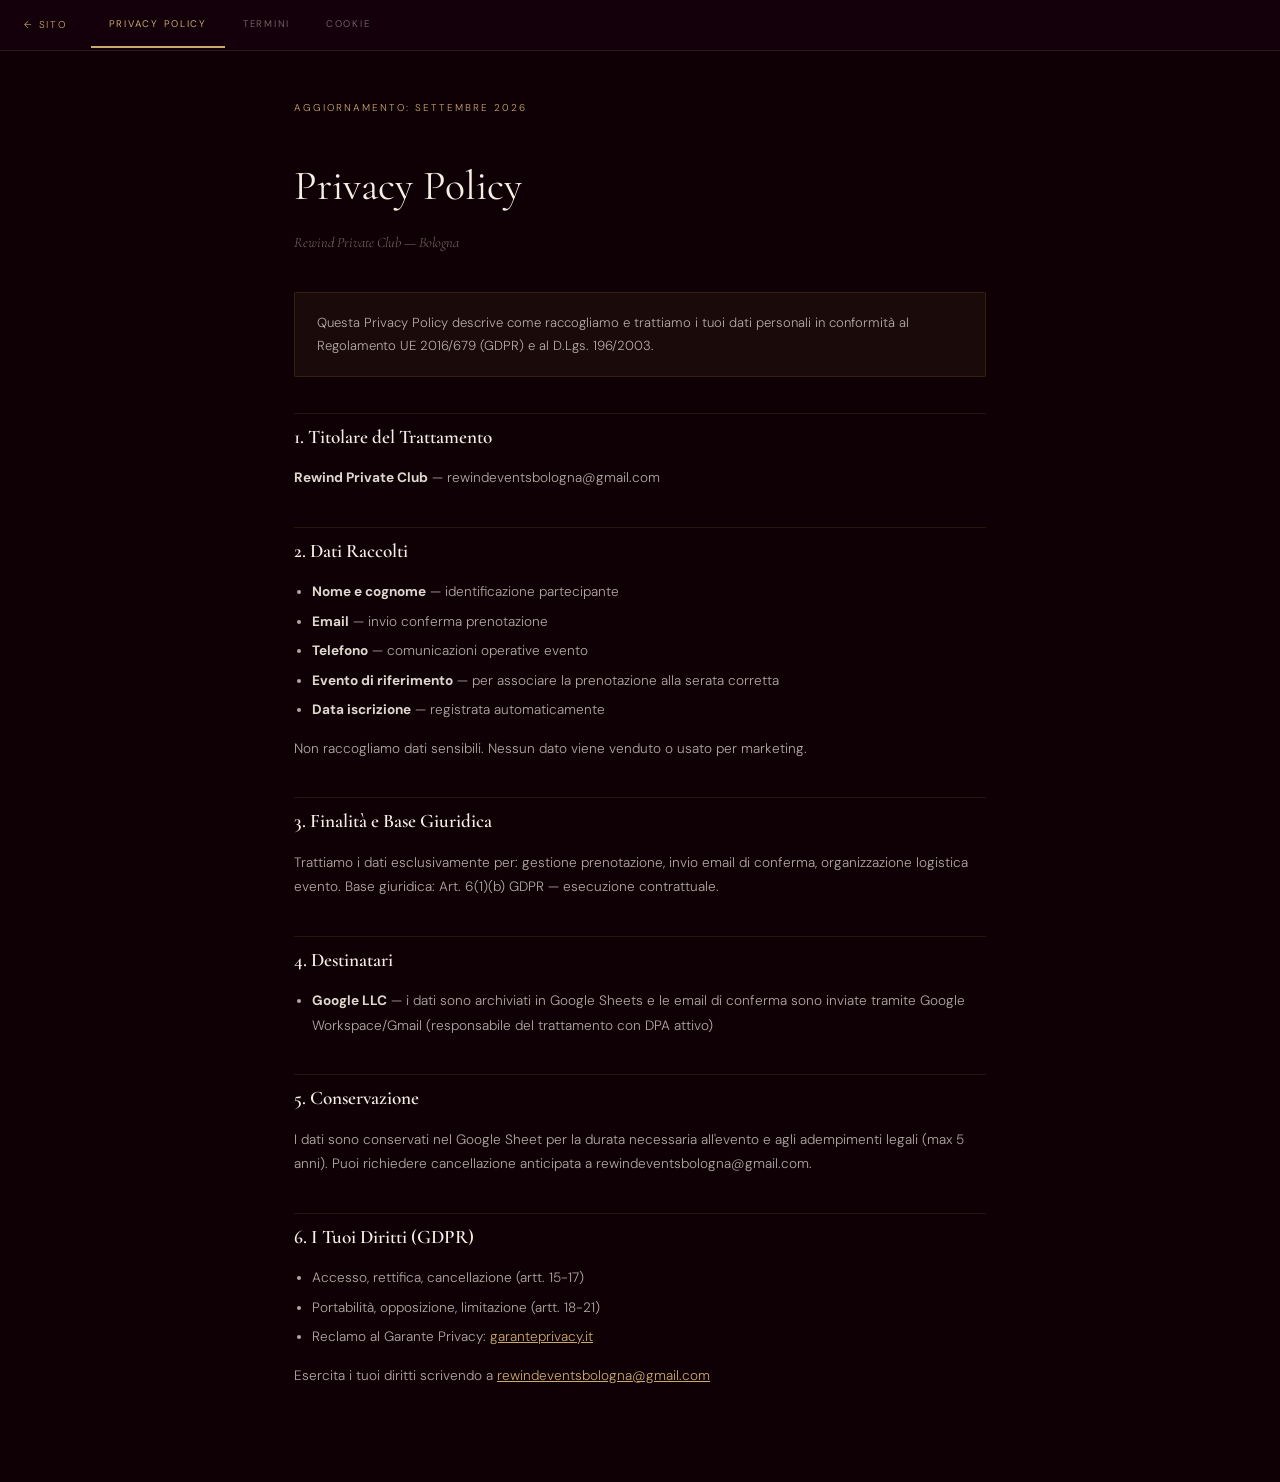
<file: legal.html>
<!DOCTYPE html>
<html lang="it">
<head>
<meta charset="UTF-8">
<meta name="viewport" content="width=device-width,initial-scale=1">
<title>Legal — Rewind Private Club</title>
<link href="https://fonts.googleapis.com/css2?family=Cormorant+Garamond:ital,wght@0,400;0,600;1,400&family=DM+Sans:opsz,wght@9..40,300;9..40,400;9..40,500&display=swap" rel="stylesheet">
<style>
*,*::before,*::after{box-sizing:border-box;margin:0;padding:0;}
body{background:#0f0005;color:#F5EFE6;font-family:'DM Sans',sans-serif;font-weight:300;line-height:1.8;}

/* NAV TABS */
.legal-nav{
  background:#14000a;border-bottom:1px solid rgba(201,169,110,.15);
  position:sticky;top:0;z-index:10;padding:0 24px;
  display:flex;align-items:center;gap:0;overflow-x:auto;
}
.legal-nav a.back{
  font-size:.62rem;letter-spacing:.18em;text-transform:uppercase;
  color:#C9A96E;text-decoration:none;padding:16px 0;
  margin-right:24px;white-space:nowrap;flex-shrink:0;
}
.legal-nav a.back:hover{opacity:.7;}
.tab-btn{
  padding:16px 18px;font-family:'DM Sans',sans-serif;
  font-size:.6rem;letter-spacing:.18em;text-transform:uppercase;
  color:rgba(245,239,230,.4);background:none;border:none;
  cursor:pointer;border-bottom:2px solid transparent;
  transition:all .2s;white-space:nowrap;flex-shrink:0;
}
.tab-btn:hover{color:rgba(245,239,230,.7);}
.tab-btn.active{color:#C9A96E;border-bottom-color:#C9A96E;}

/* CONTENT */
.legal-wrap{max-width:740px;margin:0 auto;padding:48px 24px 80px;}
.panel{display:none;}
.panel.active{display:block;}
.updated{font-size:.62rem;letter-spacing:.2em;text-transform:uppercase;color:#C9A96E;margin-bottom:32px;}
h1{font-family:'Cormorant Garamond',serif;font-size:clamp(1.8rem,4vw,2.6rem);font-weight:400;color:#F5EFE6;margin-bottom:6px;}
.sub{font-family:'Cormorant Garamond',serif;font-style:italic;color:rgba(245,239,230,.45);font-size:.9rem;margin-bottom:36px;}
h2{font-family:'Cormorant Garamond',serif;font-size:1.2rem;font-weight:600;color:#F5EFE6;margin:36px 0 12px;padding-top:6px;border-top:1px solid rgba(201,169,110,.12);}
p{font-size:.85rem;color:rgba(245,239,230,.7);margin-bottom:14px;}
ul{padding-left:18px;margin-bottom:14px;}
li{font-size:.85rem;color:rgba(245,239,230,.7);margin-bottom:5px;}
a{color:#C9A96E;}
strong{color:rgba(245,239,230,.9);}
.box{background:rgba(201,169,110,.06);border:1px solid rgba(201,169,110,.14);padding:18px 22px;margin:20px 0;border-radius:2px;}
.box p{margin:0;font-size:.82rem;}
table{width:100%;border-collapse:collapse;margin:16px 0;font-size:.8rem;}
th{background:rgba(201,169,110,.08);color:#C9A96E;padding:9px 13px;text-align:left;font-weight:500;letter-spacing:.06em;border:1px solid rgba(201,169,110,.12);}
td{padding:9px 13px;color:rgba(245,239,230,.65);border:1px solid rgba(245,239,230,.05);vertical-align:top;}

.revoke-btn{
  display:inline-block;margin-top:6px;
  background:rgba(201,169,110,.1);color:#C9A96E;
  border:1px solid rgba(201,169,110,.22);
  padding:9px 20px;cursor:pointer;
  font-family:'DM Sans',sans-serif;font-size:.66rem;font-weight:500;
  letter-spacing:.14em;text-transform:uppercase;border-radius:2px;
  transition:background .2s;
}
.revoke-btn:hover{background:rgba(201,169,110,.2);}
</style>
</head>
<body>

<nav class="legal-nav">
  <a href="index.html" class="back">← Sito</a>
  <button class="tab-btn active" onclick="show('privacy',this)">Privacy Policy</button>
  <button class="tab-btn" onclick="show('terms',this)">Termini</button>
  <button class="tab-btn" onclick="show('cookie',this)">Cookie</button>
</nav>

<div class="legal-wrap">

  <!-- ── PRIVACY POLICY ── -->
  <div class="panel active" id="panel-privacy">
    <p class="updated">Aggiornamento: Settembre 2026</p>
    <h1>Privacy Policy</h1>
    <p class="sub">Rewind Private Club — Bologna</p>
    <div class="box"><p>Questa Privacy Policy descrive come raccogliamo e trattiamo i tuoi dati personali in conformità al Regolamento UE 2016/679 (GDPR) e al D.Lgs. 196/2003.</p></div>

    <h2>1. Titolare del Trattamento</h2>
    <p><strong>Rewind Private Club</strong> — rewindeventsbologna@gmail.com</p>

    <h2>2. Dati Raccolti</h2>
    <ul>
      <li><strong>Nome e cognome</strong> — identificazione partecipante</li>
      <li><strong>Email</strong> — invio conferma prenotazione</li>
      <li><strong>Telefono</strong> — comunicazioni operative evento</li>
      <li><strong>Evento di riferimento</strong> — per associare la prenotazione alla serata corretta</li>
      <li><strong>Data iscrizione</strong> — registrata automaticamente</li>
    </ul>
    <p>Non raccogliamo dati sensibili. Nessun dato viene venduto o usato per marketing.</p>

    <h2>3. Finalità e Base Giuridica</h2>
    <p>Trattiamo i dati esclusivamente per: gestione prenotazione, invio email di conferma, organizzazione logistica evento. Base giuridica: Art. 6(1)(b) GDPR — esecuzione contrattuale.</p>

    <h2>4. Destinatari</h2>
    <ul>
      <li><strong>Google LLC</strong> — i dati sono archiviati in Google Sheets e le email di conferma sono inviate tramite Google Workspace/Gmail (responsabile del trattamento con DPA attivo)</li>
    </ul>

    <h2>5. Conservazione</h2>
    <p>I dati sono conservati nel Google Sheet per la durata necessaria all'evento e agli adempimenti legali (max 5 anni). Puoi richiedere cancellazione anticipata a rewindeventsbologna@gmail.com.</p>

    <h2>6. I Tuoi Diritti (GDPR)</h2>
    <ul>
      <li>Accesso, rettifica, cancellazione (artt. 15-17)</li>
      <li>Portabilità, opposizione, limitazione (artt. 18-21)</li>
      <li>Reclamo al Garante Privacy: <a href="https://www.garanteprivacy.it" target="_blank">garanteprivacy.it</a></li>
    </ul>
    <p>Esercita i tuoi diritti scrivendo a <a href="mailto:rewindeventsbologna@gmail.com">rewindeventsbologna@gmail.com</a></p>
  </div>

  <!-- ── TERMINI ── -->
  <div class="panel" id="panel-terms">
    <p class="updated">Aggiornamento: Settembre 2026</p>
    <h1>Termini di Servizio</h1>
    <p class="sub">Rewind Private Club — Bologna</p>
    <div class="box"><p>Compilando il modulo di prenotazione dichiari di aver letto e accettato questi Termini.</p></div>

    <h2>1. Il Servizio</h2>
    <p>Rewind Private Club organizza eventi privati a numero chiuso. La prenotazione online è una richiesta di partecipazione; il posto è confermato salvo disponibilità, con pagamento da effettuare direttamente in cassa la sera dell'evento.</p>

    <h2>2. Requisiti di Accesso</h2>
    <ul>
      <li>Accesso riservato ai <strong>soci del club</strong>. Tessera ENAC sottoscrivibile all'ingresso.</li>
      <li>Richiesta <strong>maggiore età</strong> (18+ anni). Documento d'identità può essere richiesto.</li>
      <li>Obbligatorio rispettare il <strong>dress code elegante</strong>.</li>
      <li>Gli organizzatori si riservano il diritto di negare l'accesso in caso di mancato rispetto delle condizioni.</li>
    </ul>

    <h2>3. Pagamento</h2>
    <ul>
      <li>Le modalità e l'importo del pagamento sono indicati nella pagina del singolo evento</li>
      <li>Salvo diversa indicazione, il pagamento si effettua <strong>direttamente in loco</strong> la sera dell'evento</li>
      <li>La registrazione tramite il sito non comporta alcun addebito immediato</li>
      <li>La prenotazione resta valida secondo l'ordine di arrivo delle richieste e la disponibilità dei posti</li>
    </ul>

    <h2>4. Cancellazioni</h2>
    <ul>
      <li>Poiché non è richiesto alcun pagamento anticipato, la cancellazione della prenotazione non comporta rimborsi</li>
      <li>Si chiede di comunicare la cancellazione il prima possibile, scrivendo ai contatti indicati, per liberare il posto ad altri partecipanti</li>
      <li>In caso di cancellazione dell'evento <strong>da parte nostra</strong>, gli iscritti verranno avvisati tempestivamente via email o WhatsApp</li>
    </ul>

    <h2>5. Responsabilità</h2>
    <p>Rewind Private Club non è responsabile per furto/perdita oggetti personali. In caso di forza maggiore (maltempo, restrizioni, emergenze) l'evento potrà essere posticipato con validità del biglietto sulla nuova data.</p>

    <h2>6. Legge Applicabile</h2>
    <p>Termini regolati dalla legge italiana. Foro competente: Bologna.</p>
    <p>Contatti: <a href="mailto:rewindeventsbologna@gmail.com">rewindeventsbologna@gmail.com</a> · <a href="https://wa.me/393920559059">+39 392 055 9059</a></p>
  </div>

  <!-- ── COOKIE ── -->
  <div class="panel" id="panel-cookie">
    <p class="updated">Aggiornamento: Settembre 2026</p>
    <h1>Cookie Policy</h1>
    <p class="sub">Rewind Private Club — Bologna</p>
    <p>Spieghiamo quali cookie usiamo, conformemente alla Direttiva ePrivacy e al GDPR.</p>

    <h2>Cookie Utilizzati</h2>
    <table>
      <thead><tr><th>Nome</th><th>Tipo</th><th>Finalità</th><th>Durata</th></tr></thead>
      <tbody>
        <tr><td>rw_cookie_consent</td><td>Tecnico</td><td>Ricorda la tua scelta sul consenso cookie</td><td>1 anno</td></tr>
        <tr><td>Google Fonts</td><td>Tecnico (font)</td><td>Carica i font tipografici del sito. Google può registrare l'indirizzo IP per servire il font, ma non utilizza questo dato per profilazione o pubblicità.</td><td>Cache browser</td></tr>
      </tbody>
    </table>

    <p><strong>Non utilizziamo:</strong> cookie di profilazione, Google Analytics, Facebook Pixel, remarketing di alcun tipo.</p>

    <h2>Gestisci il Consenso</h2>
    <p>Puoi modificare o revocare il consenso in qualsiasi momento:</p>
    <button class="revoke-btn" onclick="localStorage.removeItem('rw_cookie_consent');window.location.href='index.html'">
      ↺ Modifica preferenze cookie
    </button>

    <h2>Disabilitare i Cookie dal Browser</h2>
    <ul>
      <li><strong>Chrome:</strong> Impostazioni → Privacy e sicurezza → Cookie</li>
      <li><strong>Firefox:</strong> Preferenze → Privacy e sicurezza</li>
      <li><strong>Safari:</strong> Preferenze → Privacy → Gestisci dati sito</li>
      <li><strong>Edge:</strong> Impostazioni → Cookie e autorizzazioni sito</li>
    </ul>

    <p>Contatti: <a href="mailto:rewindeventsbologna@gmail.com">rewindeventsbologna@gmail.com</a></p>
  </div>

</div>

<script>
function show(id, btn) {
  document.querySelectorAll('.panel').forEach(p => p.classList.remove('active'));
  document.querySelectorAll('.tab-btn').forEach(b => b.classList.remove('active'));
  document.getElementById('panel-' + id).classList.add('active');
  btn.classList.add('active');
  window.scrollTo({top: 0, behavior: 'smooth'});
}

// Handle URL hash for direct linking (e.g. legal.html#cookie)
const hash = location.hash.replace('#','');
if (['privacy','terms','cookie'].includes(hash)) {
  const btn = document.querySelector('.tab-btn[onclick*="' + hash + '"]');
  if (btn) show(hash, btn);
}
</script>
</body>
</html>
</file>
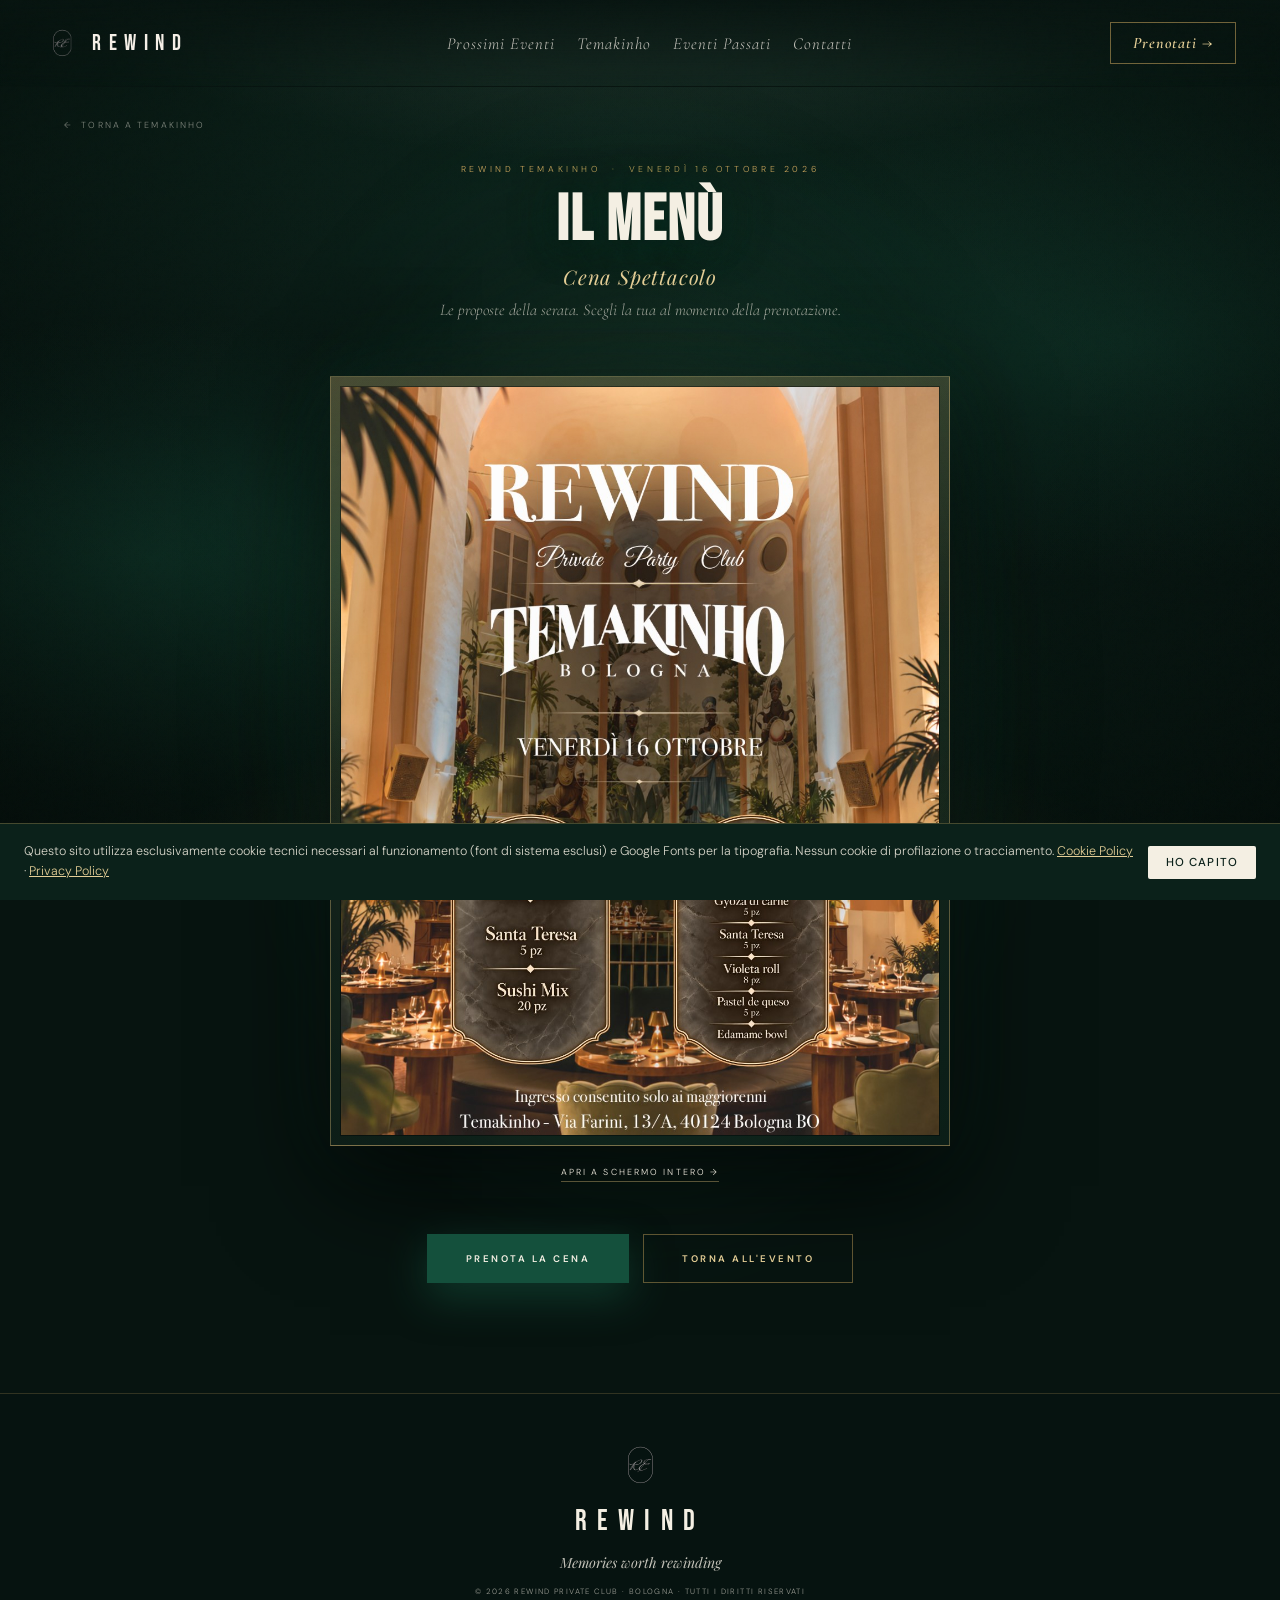
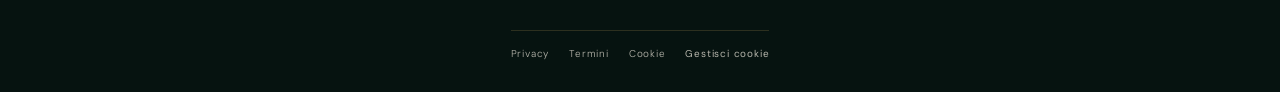
<file: menu-temakinho.html>
<!DOCTYPE html>
<html lang="it">
<head>
<meta charset="UTF-8">
<link rel="icon" type="image/png" sizes="32x32" href="favicon.png">
<link rel="apple-touch-icon" sizes="180x180" href="apple-touch-icon.png">
<meta name="theme-color" content="#0B1A15">
<meta name="viewport" content="width=device-width, initial-scale=1.0, maximum-scale=1.0">
<title>Il Menù — REWIND TEMAKINHO | 16 Ottobre 2026</title>
<meta name="description" content="I menù della Cena Spettacolo di REWIND TEMAKINHO — venerdì 16 ottobre 2026, Via Farini 13/A, Bologna.">
<link rel="canonical" href="https://www.rewindeventss.com/menu-temakinho.html">
<meta name="robots" content="index, follow">
<meta property="og:type" content="article">
<meta property="og:title" content="Il Menù — REWIND TEMAKINHO">
<meta property="og:description" content="I menù della Cena Spettacolo di Rewind Temakinho, 16 ottobre 2026.">
<meta property="og:site_name" content="Rewind Private Club">
<link rel="preconnect" href="https://fonts.googleapis.com">
<link rel="preconnect" href="https://fonts.gstatic.com" crossorigin>
<link rel="stylesheet" href="https://fonts.googleapis.com/css2?family=Playfair+Display:ital,wght@0,400;0,500;1,400;1,500&family=Cormorant+Garamond:ital,wght@0,300;0,400;0,600;1,300;1,400;1,600&family=Bebas+Neue&family=DM+Sans:opsz,wght@9..40,200;9..40,300;9..40,400;9..40,500&display=swap">
<link rel="stylesheet" href="style.css">
<link rel="stylesheet" href="temakinho.css">
</head>
<body class="tm-page">

<div class="tm-bg" aria-hidden="true"></div>

<!-- MOBILE MENU -->
<div class="mobile-menu" id="mobMenu">
  <a href="index.html#prossimi" onclick="cMob()">Prossimi Eventi</a>
  <a href="temakinho.html" onclick="cMob()">Temakinho</a>
  <a href="index.html#format" onclick="cMob()">Il Format</a>
  <a href="index.html#passati" onclick="cMob()">Eventi Passati</a>
  <a href="index.html#contatti" onclick="cMob()">Contatti</a>
</div>

<!-- NAV -->
<nav id="nav">
  <div class="nav-left">
    <a href="index.html"><img class="nav-logo-img" src="[data-uri]" alt="Rewind Private Club - Logo"></a>
    <a href="index.html" class="nav-word">REWIND</a>
  </div>
  <ul class="nav-links">
    <li><a href="index.html#prossimi">Prossimi Eventi</a></li>
    <li><a href="temakinho.html">Temakinho</a></li>
    <li><a href="index.html#passati">Eventi Passati</a></li>
    <li><a href="index.html#contatti">Contatti</a></li>
  </ul>
  <a href="temakinho.html#prenota" class="nav-cta">Prenotati →</a>
  <button class="hamburger" id="hamb" aria-label="Menu">
    <span></span><span></span><span></span>
  </button>
</nav>

<div class="tm-wrap">

  <header class="tm-hero tm-menu-hero">
    <div class="tm-halo" aria-hidden="true"></div>
    <a href="temakinho.html" class="tm-back">← &nbsp;Torna a Temakinho</a>

    <div class="tm-menu-head">
      <p class="tm-eyebrow">Rewind Temakinho &nbsp;·&nbsp; Venerdì 16 Ottobre 2026</p>
      <h1 class="tm-title">IL MENÙ</h1>
      <p class="tm-claim">Cena Spettacolo</p>
      <p class="tm-sub">Le proposte della serata. Scegli la tua al momento della prenotazione.</p>
    </div>

    <!-- ═══════════════════════════════════════════════════
         IL MENÙ — locandina unica: menu-temakinho.jpg
         Per aggiornarlo sostituisci quel file con lo stesso nome.
    ═══════════════════════════════════════════════════ -->
    <div class="tm-menu-single">
      <figure class="tm-menu-poster">
        <img src="menu-temakinho.jpg"
             alt="Menù della Cena Spettacolo — Rewind Temakinho, venerdì 16 ottobre 2026"
             width="1080" height="1350">
      </figure>
      <a class="tm-menu-open" href="menu-temakinho.jpg" target="_blank" rel="noopener">Apri a schermo intero →</a>
    </div>

    <div class="tm-menu-cta">
      <a href="temakinho.html#prenota" class="tm-btn tm-btn-primary">Prenota la cena</a>
      <a href="temakinho.html" class="tm-btn tm-btn-ghost">Torna all'evento</a>
    </div>
  </header>

</div>

<footer>
  <img class="ft-logo" src="[data-uri]" alt="Rewind Private Club Bologna">
  <div class="ft-word">REWIND</div>
  <p class="ft-tag">Memories worth rewinding</p>
  <p class="ft-legal">© 2026 REWIND Private Club · Bologna · Tutti i diritti riservati</p>
  <div style="margin-top:20px;padding-top:16px;border-top:1px solid rgba(245,239,230,0.06);
    text-align:center;font-family:'DM Sans',sans-serif;font-size:.62rem;
    color:rgba(245,239,230,0.25);letter-spacing:.08em;display:flex;
    flex-wrap:wrap;justify-content:center;gap:12px 20px;">
    <a href="legal.html#privacy" style="color:rgba(245,239,230,0.35);text-decoration:none;"
       onmouseover="this.style.color='rgba(245,239,230,0.7)'"
       onmouseout="this.style.color='rgba(245,239,230,0.35)'">Privacy</a>
    <a href="legal.html#terms" style="color:rgba(245,239,230,0.35);text-decoration:none;"
       onmouseover="this.style.color='rgba(245,239,230,0.7)'"
       onmouseout="this.style.color='rgba(245,239,230,0.35)'">Termini</a>
    <a href="legal.html#cookie" style="color:rgba(245,239,230,0.35);text-decoration:none;"
       onmouseover="this.style.color='rgba(245,239,230,0.7)'"
       onmouseout="this.style.color='rgba(245,239,230,0.35)'">Cookie</a>
    <button id="ck-settings-link" onclick="localStorage.removeItem('rw_cookie_consent');location.reload()">
      Gestisci cookie
    </button>
  </div>
</footer>

<script>
/* ═══════════════════════════════════════════════════
   IL MENÙ
   È un'unica locandina: il file è  menu-temakinho.jpg
   Per aggiornarlo basta sostituire quel file mantenendo
   lo stesso nome. Nessuna modifica al codice.
═══════════════════════════════════════════════════ */

/* ─── NAV ─── */
window.addEventListener('scroll',()=>{
  document.getElementById('nav').classList.toggle('scrolled', window.scrollY > 60);
});
const hamb=document.getElementById('hamb'), mob=document.getElementById('mobMenu');
hamb.addEventListener('click',()=>{const o=mob.classList.toggle('open');hamb.classList.toggle('open',o);});
function cMob(){mob.classList.remove('open');hamb.classList.remove('open');}
</script>

<!-- ═══════════════════════════════════════════════════
     COOKIE BANNER — GDPR compliant
═══════════════════════════════════════════════════ -->
<style>
#ck-banner{
  position:fixed;bottom:0;left:0;right:0;z-index:99999;
  background:#1a0008;border-top:1px solid rgba(201,169,110,0.25);
  padding:18px 24px;
  display:flex;flex-wrap:wrap;align-items:center;gap:14px;
  font-family:'DM Sans',sans-serif;font-size:.78rem;
  color:rgba(245,239,230,0.75);line-height:1.6;
  transform:translateY(100%);transition:transform .4s cubic-bezier(.16,1,.3,1);
}
#ck-banner.show{transform:translateY(0);}
#ck-banner p{flex:1;min-width:200px;margin:0;}
#ck-banner a{color:#C9A96E;text-decoration:underline;}
.ck-btns{display:flex;gap:8px;flex-shrink:0;}
.ck-btn{
  padding:9px 18px;border:none;cursor:pointer;
  font-family:'DM Sans',sans-serif;font-size:.72rem;font-weight:500;
  letter-spacing:.1em;text-transform:uppercase;
  border-radius:2px;transition:opacity .2s;
  -webkit-tap-highlight-color:transparent;
}
.ck-btn:hover{opacity:.85;}
.ck-accept{background:#F5EFE6;color:#1a0008;}
.ck-reject{background:rgba(245,239,230,0.08);color:rgba(245,239,230,0.6);border:1px solid rgba(245,239,230,0.15);}
@media(max-width:480px){
  #ck-banner{padding:16px 16px 20px;}
  .ck-btns{width:100%;justify-content:stretch;}
  .ck-btn{flex:1;text-align:center;}
}
#ck-settings-link{
  font-size:.62rem;color:rgba(245,239,230,0.25);
  text-decoration:none;cursor:pointer;
  font-family:'DM Sans',sans-serif;letter-spacing:.08em;
  background:none;border:none;padding:0;
}
#ck-settings-link:hover{color:rgba(245,239,230,0.7);}

/* ─── Rispetta la preferenza di sistema "riduci animazioni" ─── */
@media (prefers-reduced-motion: reduce){
  *, *::before, *::after{
    animation-duration: 0.01ms !important;
    animation-iteration-count: 1 !important;
    transition-duration: 0.01ms !important;
    scroll-behavior: auto !important;
  }
}
</style>

<div id="ck-banner" role="dialog" aria-label="Cookie notice">
  <p>
    Questo sito utilizza esclusivamente cookie tecnici necessari al funzionamento (font di sistema esclusi) e Google Fonts per la tipografia.
    Nessun cookie di profilazione o tracciamento.
    <a href="legal.html#cookie" target="_blank" rel="noopener">Cookie Policy</a> ·
    <a href="legal.html#privacy" target="_blank" rel="noopener">Privacy Policy</a>
  </p>
  <div class="ck-btns">
    <button class="ck-btn ck-accept" onclick="ckAccept()">Ho capito</button>
  </div>
</div>

<script>
(function(){
  const CONSENT_KEY = 'rw_cookie_consent';

  function ckAccept(){
    localStorage.setItem(CONSENT_KEY, 'accepted');
    document.getElementById('ck-banner').classList.remove('show');
  }

  window.ckAccept = ckAccept;

  const existing = localStorage.getItem(CONSENT_KEY);
  if(!existing){
    setTimeout(()=>{
      document.getElementById('ck-banner').classList.add('show');
    }, 800);
  }
})();
</script>
</body>
</html>
</file>
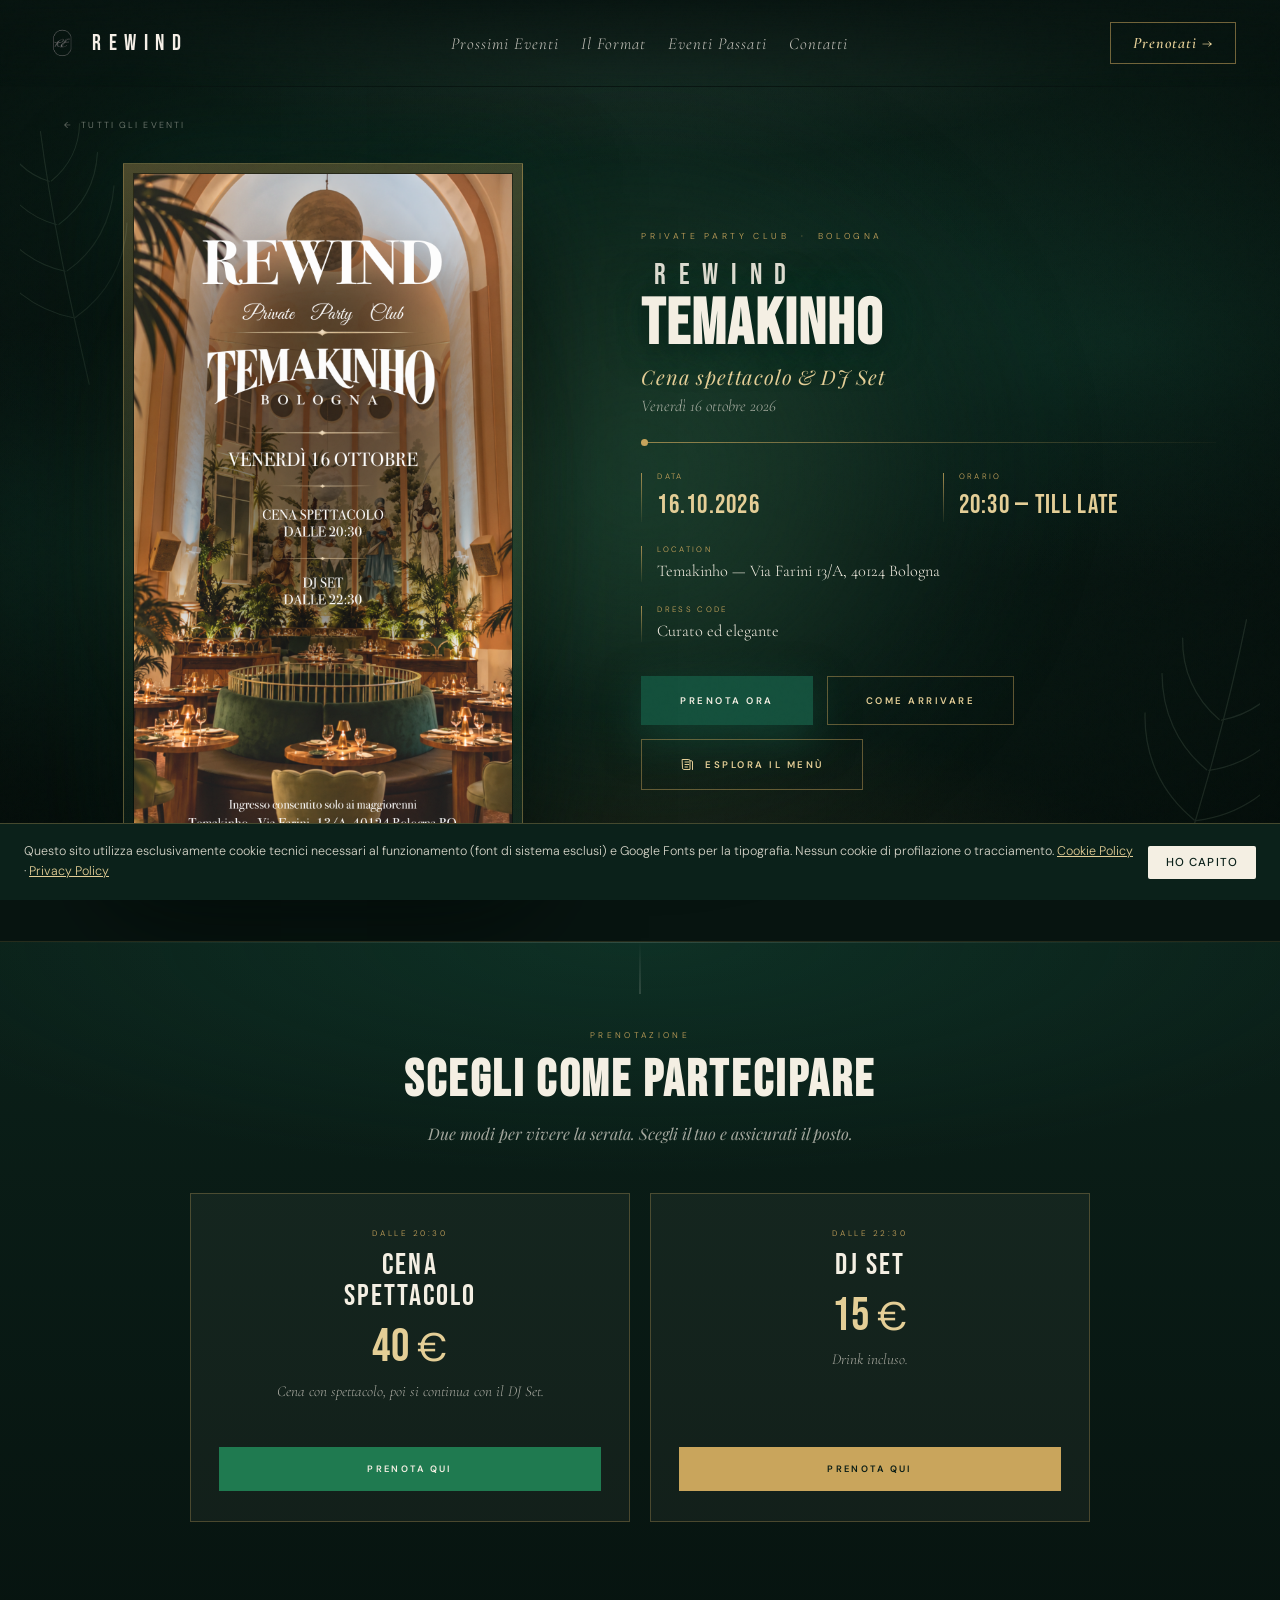
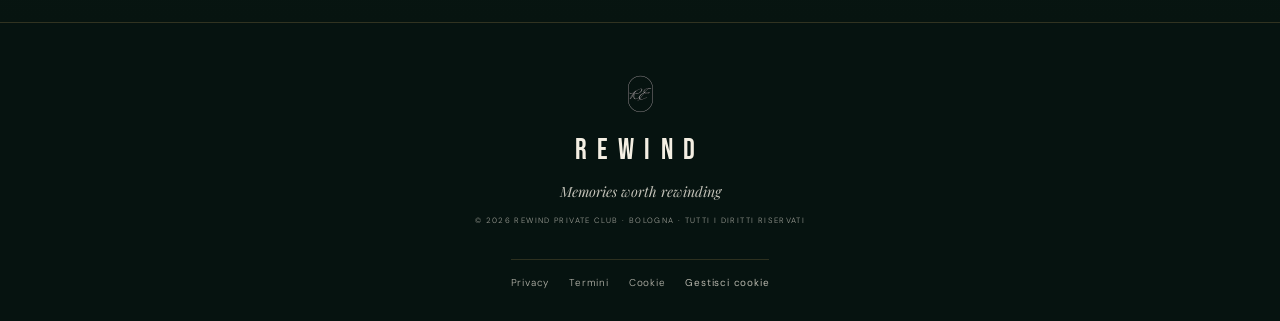
<file: temakinho.html>
<!DOCTYPE html>
<html lang="it">
<head>
<meta charset="UTF-8">
<link rel="icon" type="image/png" sizes="32x32" href="favicon.png">
<link rel="apple-touch-icon" sizes="180x180" href="apple-touch-icon.png">
<meta name="theme-color" content="#071410">
<meta name="viewport" content="width=device-width, initial-scale=1.0, maximum-scale=1.0">
<title>REWIND TEMAKINHO — 16 Ottobre 2026 | Cena Spettacolo e DJ Set a Bologna</title>
<meta name="description" content="REWIND TEMAKINHO — venerdì 16 ottobre 2026, Via Farini 13/A Bologna. Cena spettacolo 40 €, DJ Set 15 € con drink incluso. Dalle 20:30, till late.">
<link rel="canonical" href="https://www.rewindeventss.com/temakinho.html">
<meta name="robots" content="index, follow">
<meta property="og:type" content="article">
<meta property="og:url" content="https://www.rewindeventss.com/temakinho.html">
<meta property="og:title" content="REWIND TEMAKINHO — 16 Ottobre 2026">
<meta property="og:description" content="Cena spettacolo 40 € · DJ Set 15 € con drink incluso · Via Farini 13/A, Bologna">
<meta property="og:image" content="https://www.rewindeventss.com/temakinho-2026.jpg">
<meta property="og:site_name" content="Rewind Private Club">
<meta name="twitter:card" content="summary_large_image">
<meta name="twitter:title" content="REWIND TEMAKINHO — 16 Ottobre 2026">
<meta name="twitter:description" content="Cena spettacolo 40 € · DJ Set 15 € con drink incluso · Bologna">
<meta name="twitter:image" content="https://www.rewindeventss.com/temakinho-2026.jpg">
<link rel="preconnect" href="https://fonts.googleapis.com">
<link rel="preconnect" href="https://fonts.gstatic.com" crossorigin>
<link rel="stylesheet" href="https://fonts.googleapis.com/css2?family=Playfair+Display:ital,wght@0,400;0,500;1,400;1,500&family=Cormorant+Garamond:ital,wght@0,300;0,400;0,600;1,300;1,400;1,600&family=Bebas+Neue&family=DM+Sans:opsz,wght@9..40,200;9..40,300;9..40,400;9..40,500&display=swap">
<link rel="stylesheet" href="style.css">
<link rel="stylesheet" href="temakinho.css">
<script type="application/ld+json">
{
  "@context":"https://schema.org","@type":"Event",
  "name":"REWIND TEMAKINHO",
  "startDate":"2026-10-16T20:30",
  "eventStatus":"https://schema.org/EventScheduled",
  "eventAttendanceMode":"https://schema.org/OfflineEventAttendanceMode",
  "image":"https://www.rewindeventss.com/temakinho-2026.jpg",
  "location":{"@type":"Place","name":"Temakinho Bologna",
    "address":{"@type":"PostalAddress","streetAddress":"Via Farini 13/A","postalCode":"40124","addressLocality":"Bologna","addressCountry":"IT"}},
  "organizer":{"@type":"Organization","name":"Rewind Private Club","url":"https://www.rewindeventss.com/"},
  "offers":[
    {"@type":"Offer","name":"Cena Spettacolo","price":"40","priceCurrency":"EUR","availability":"https://schema.org/InStock"},
    {"@type":"Offer","name":"DJ Set","price":"15","priceCurrency":"EUR","availability":"https://schema.org/InStock"}
  ]
}
</script>
</head>
<body class="tm-page">

<div class="tm-bg" aria-hidden="true"></div>

<!-- MOBILE MENU -->
<div class="mobile-menu" id="mobMenu">
  <a href="index.html#prossimi" onclick="cMob()">Prossimi Eventi</a>
  <a href="index.html#format" onclick="cMob()">Il Format</a>
  <a href="index.html#passati" onclick="cMob()">Eventi Passati</a>
  <a href="index.html#about" onclick="cMob()">Chi siamo</a>
  <a href="index.html#contatti" onclick="cMob()">Contatti</a>
</div>

<!-- NAV -->
<nav id="nav">
  <div class="nav-left">
    <a href="index.html"><img class="nav-logo-img" src="[data-uri]" alt="Rewind Private Club - Logo"></a>
    <a href="index.html" class="nav-word">REWIND</a>
  </div>
  <ul class="nav-links">
    <li><a href="index.html#prossimi">Prossimi Eventi</a></li>
    <li><a href="index.html#format">Il Format</a></li>
    <li><a href="index.html#passati">Eventi Passati</a></li>
    <li><a href="index.html#contatti">Contatti</a></li>
  </ul>
  <a href="#prenota" class="nav-cta">Prenotati →</a>
  <button class="hamburger" id="hamb" aria-label="Menu">
    <span></span><span></span><span></span>
  </button>
</nav>

<div class="tm-wrap">

  <!-- ═══ HERO ═══ -->
  <header class="tm-hero">
    <div class="tm-halo" aria-hidden="true"></div>

    <div class="tm-frond a" aria-hidden="true">
      <svg viewBox="0 0 200 320">
        <path d="M100 315 C96 240 92 160 96 70"/>
        <path d="M96 250 C60 236 36 208 26 172"/><path d="M98 250 C132 234 154 206 162 170"/>
        <path d="M96 205 C64 192 44 166 36 134"/><path d="M98 205 C128 191 148 165 156 133"/>
        <path d="M96 160 C70 148 54 126 48 100"/><path d="M98 160 C124 147 140 125 146 99"/>
        <path d="M96 118 C76 108 64 90 60 70"/><path d="M98 118 C118 107 130 89 134 69"/>
      </svg>
    </div>
    <div class="tm-frond b" aria-hidden="true">
      <svg viewBox="0 0 200 320">
        <path d="M100 315 C96 240 92 160 96 70"/>
        <path d="M96 250 C60 236 36 208 26 172"/><path d="M98 250 C132 234 154 206 162 170"/>
        <path d="M96 205 C64 192 44 166 36 134"/><path d="M98 205 C128 191 148 165 156 133"/>
        <path d="M96 160 C70 148 54 126 48 100"/><path d="M98 160 C124 147 140 125 146 99"/>
      </svg>
    </div>

    <a href="index.html#prossimi" class="tm-back">← &nbsp;Tutti gli eventi</a>

    <div class="tm-grid">

      <div class="tm-stage">
        <figure class="tm-poster">
          <img id="tmPoster" src="temakinho-2026.jpg"
               data-fallback="locandine/temakinho-2026.jpg"
               alt="Locandina ufficiale REWIND TEMAKINHO — venerdì 16 ottobre 2026, Bologna"
               width="900" height="1600">
        </figure>
      </div>

      <div>
        <p class="tm-eyebrow">Private Party Club &nbsp;·&nbsp; Bologna</p>
        <div class="tm-brand">REWIND</div>
        <h1 class="tm-title">TEMAKINHO</h1>
        <p class="tm-claim">Cena spettacolo &amp; DJ Set</p>
        <p class="tm-sub">Venerdì 16 ottobre 2026</p>

        <div class="tm-rule"></div>

        <div class="tm-facts">
          <div class="tm-fact big">
            <p class="tm-fact-l">Data</p>
            <p class="tm-fact-v" data-cfg="temakinho.data_breve">16.10.2026</p>
          </div>
          <div class="tm-fact big">
            <p class="tm-fact-l">Orario</p>
            <p class="tm-fact-v" data-cfg="temakinho.orario">20:30 — Till Late</p>
          </div>
          <div class="tm-fact wide">
            <p class="tm-fact-l">Location</p>
            <p class="tm-fact-v" data-cfg="temakinho.location">Temakinho — Via Farini 13/A, 40124 Bologna</p>
          </div>
          <div class="tm-fact wide">
            <p class="tm-fact-l">Dress code</p>
            <p class="tm-fact-v" data-cfg="temakinho.dress">Curato ed elegante</p>
          </div>
        </div>

        <div class="tm-ctas">
          <a href="#prenota" class="tm-btn tm-btn-primary">Prenota ora</a>
          <a id="tmMaps" class="tm-btn tm-btn-ghost" target="_blank" rel="noopener"
             href="https://www.google.com/maps/search/?api=1&query=Via%20Farini%2013%2FA%2C%2040124%20Bologna">Come arrivare</a>
          <a href="menu-temakinho.html" class="tm-btn tm-btn-ghost">
            <svg width="15" height="15" viewBox="0 0 24 24" fill="none" stroke="currentColor"
                 stroke-width="1.6" stroke-linecap="round" aria-hidden="true">
              <path d="M4 4h10a2 2 0 0 1 2 2v14H6a2 2 0 0 1-2-2z"/>
              <path d="M8 8h6M8 12h6M8 16h4"/>
              <path d="M16 6h2a2 2 0 0 1 2 2v12"/>
            </svg>
            Esplora il menù
          </a>
        </div>
      </div>

    </div>
  </header>

  <!-- ═══ PRENOTAZIONE ═══ -->
  <section class="tm-book" id="prenota">
    <div class="tm-book-inner">
      <p class="tm-book-label">Prenotazione</p>
      <h2 class="tm-book-ttl">Scegli come partecipare</h2>
      <p class="tm-book-sub">Due modi per vivere la serata. Scegli il tuo e assicurati il posto.</p>

      <div class="tm-options">

        <!-- ── CENA SPETTACOLO → WhatsApp ── -->
        <div class="tm-opt" id="tmOptCena">
          <div class="tm-soldout" aria-hidden="true"><span>Sold Out</span></div>
          <p class="tm-opt-kicker">Dalle 20:30</p>
          <div class="tm-opt-name">Cena<br>Spettacolo</div>
          <p class="tm-opt-release" data-cfg="temakinho.release_cena" data-cfg-optional></p>
          <div class="tm-opt-price"><span data-cfg="temakinho.prezzo_cena">40</span><span class="cur">&#8364;</span></div>
          <p class="tm-opt-note">Cena con spettacolo, poi si continua con il DJ Set.</p>
          <button type="button" class="tm-opt-btn cena" id="tmCenaBtn">Prenota qui</button>
        </div>

        <!-- ── DJ SET → form ── -->
        <div class="tm-opt" id="tmOptDj">
          <div class="tm-soldout" aria-hidden="true"><span>Sold Out</span></div>
          <p class="tm-opt-kicker">Dalle 22:30</p>
          <div class="tm-opt-name">DJ Set</div>
          <p class="tm-opt-release" data-cfg="temakinho.release_dj" data-cfg-optional></p>
          <div class="tm-opt-price"><span data-cfg="temakinho.prezzo_dj">15</span><span class="cur">&#8364;</span></div>
          <p class="tm-opt-note" data-cfg="temakinho.nota_dj">Drink incluso.</p>
          <button type="button" class="tm-opt-btn dj" id="tmDjBtn">Prenota qui</button>
        </div>

      </div>

      <!-- Avviso mostrato solo quando una delle due opzioni è sold out
           (si accende dal pannello staff nello script Google) -->
      <p class="tm-soldout-note" id="tmSoldNote" role="status" aria-live="polite"></p>

      <!-- ── FORM DJ SET ── -->
      <div class="tm-form-wrap" id="tmFormWrap">
        <div class="tm-form-inner">
          <h3 class="tm-form-ttl">DJ Set — <span data-cfg="temakinho.prezzo_dj">15</span><span class="cur">&#8364;</span></h3>
          <p class="tm-form-sub">Compila i tuoi dati: riceverai una email di conferma.</p>

          <form class="tm-form" id="tmForm" novalidate>
            <div class="tm-row">
              <div class="tm-grp">
                <label class="tm-lbl" for="tmNome">Nome</label>
                <input class="tm-inp" type="text" id="tmNome" placeholder="Il tuo nome" autocomplete="given-name" required>
              </div>
              <div class="tm-grp">
                <label class="tm-lbl" for="tmCogn">Cognome</label>
                <input class="tm-inp" type="text" id="tmCogn" placeholder="Il tuo cognome" autocomplete="family-name" required>
              </div>
            </div>
            <div class="tm-row">
              <div class="tm-grp">
                <label class="tm-lbl" for="tmEmail">Email</label>
                <input class="tm-inp" type="email" id="tmEmail" placeholder="La tua email" autocomplete="email" inputmode="email" required>
              </div>
              <div class="tm-grp">
                <label class="tm-lbl" for="tmTel">Telefono</label>
                <input class="tm-inp" type="tel" id="tmTel" placeholder="Il tuo numero" autocomplete="tel" inputmode="tel" required>
              </div>
            </div>

            <label class="tm-gdpr">
              <input type="checkbox" id="tmGdpr" required>
              <span>Ho letto e accetto la <a href="legal.html#privacy" target="_blank" rel="noopener">Privacy Policy</a>
              e i <a href="legal.html#terms" target="_blank" rel="noopener">Termini di Servizio</a>.
              Acconsento al trattamento dei miei dati per la gestione della prenotazione.</span>
            </label>

            <div class="tm-status" id="tmStatus"></div>
            <button type="submit" class="tm-submit" id="tmBtn">Conferma la prenotazione →</button>
          </form>

          <div class="tm-confirm" id="tmConfirm">
            <div class="tm-confirm-ico">✓</div>
            <div class="tm-confirm-ttl">Prenotazione ricevuta</div>
            <p class="tm-confirm-txt">
              Ci vediamo <strong>venerdì 16 ottobre</strong> da Temakinho.<br>
              Controlla la tua email (anche nello spam) per la conferma.
            </p>
          </div>
        </div>
      </div>

    </div>
  </section>

</div>

<!-- ── MODAL CENA ── -->
<div class="tm-modal" id="tmModal" role="dialog" aria-modal="true" aria-labelledby="tmModalTtl">
  <div class="tm-modal-box">
    <button class="tm-modal-close" id="tmModalClose" aria-label="Chiudi">×</button>
    <p class="tm-modal-kicker">Cena Spettacolo · <span data-cfg="temakinho.prezzo_cena">40</span><span class="cur">&#8364;</span></p>
    <h3 class="tm-modal-ttl" id="tmModalTtl">Prenota il tuo tavolo</h3>
    <p class="tm-modal-txt">
      La prenotazione della cena si effettua direttamente via WhatsApp.<br>
      Troverai il messaggio già pronto: ti basta inviarlo.
    </p>
    <a class="tm-wa" id="tmWaLink" href="#" target="_blank" rel="noopener">
      <svg viewBox="0 0 24 24" width="19" height="19" fill="currentColor" aria-hidden="true">
        <path d="M12 0C5.373 0 0 5.373 0 12c0 2.127.558 4.12 1.533 5.845L.051 23.5l5.803-1.521A11.932 11.932 0 0012 24c6.627 0 12-5.373 12-12S18.627 0 12 0zm0 21.75a9.73 9.73 0 01-4.961-1.359l-.356-.212-3.447.904.92-3.36-.232-.345A9.734 9.734 0 012.25 12C2.25 6.615 6.615 2.25 12 2.25S21.75 6.615 21.75 12 17.385 21.75 12 21.75z"/>
        <path d="M17.472 14.382c-.297-.149-1.758-.867-2.03-.967-.273-.099-.471-.148-.67.15-.197.297-.767.966-.94 1.164-.173.199-.347.223-.644.075-.297-.15-1.255-.463-2.39-1.475-.883-.788-1.48-1.761-1.653-2.059-.173-.297-.018-.458.13-.606.134-.133.298-.347.446-.52.149-.174.198-.298.298-.497.099-.198.05-.371-.025-.52-.075-.149-.669-1.612-.916-2.207-.242-.579-.487-.5-.669-.51-.173-.008-.371-.01-.57-.01-.198 0-.52.074-.792.372-.272.297-1.04 1.016-1.04 2.479 0 1.462 1.065 2.875 1.213 3.074.149.198 2.096 3.2 5.077 4.487.709.306 1.262.489 1.694.625.712.227 1.36.195 1.871.118.571-.085 1.758-.719 2.006-1.413.248-.694.248-1.289.173-1.413-.074-.124-.272-.198-.57-.347z"/>
      </svg>
      Apri WhatsApp
    </a>
  </div>
</div>

<footer>
  <img class="ft-logo" src="[data-uri]" alt="Rewind Private Club Bologna">
  <div class="ft-word">REWIND</div>
  <p class="ft-tag">Memories worth rewinding</p>
  <p class="ft-legal">© 2026 REWIND Private Club · Bologna · Tutti i diritti riservati</p>
  <div style="margin-top:20px;padding-top:16px;border-top:1px solid rgba(245,239,230,0.06);
    text-align:center;font-family:'DM Sans',sans-serif;font-size:.62rem;
    color:rgba(245,239,230,0.25);letter-spacing:.08em;display:flex;
    flex-wrap:wrap;justify-content:center;gap:12px 20px;">
    <a href="legal.html#privacy" style="color:rgba(245,239,230,0.35);text-decoration:none;"
       onmouseover="this.style.color='rgba(245,239,230,0.7)'"
       onmouseout="this.style.color='rgba(245,239,230,0.35)'">Privacy</a>
    <a href="legal.html#terms" style="color:rgba(245,239,230,0.35);text-decoration:none;"
       onmouseover="this.style.color='rgba(245,239,230,0.7)'"
       onmouseout="this.style.color='rgba(245,239,230,0.35)'">Termini</a>
    <a href="legal.html#cookie" style="color:rgba(245,239,230,0.35);text-decoration:none;"
       onmouseover="this.style.color='rgba(245,239,230,0.7)'"
       onmouseout="this.style.color='rgba(245,239,230,0.35)'">Cookie</a>
    <button id="ck-settings-link" onclick="localStorage.removeItem('rw_cookie_consent');location.reload()">
      Gestisci cookie
    </button>
  </div>
</footer>

<script src="events-data.js" charset="utf-8"></script>
<script>
/* ═══════════════════════════════════════════════════════════════
   CONFIGURAZIONE — TEMAKINHO
═══════════════════════════════════════════════════════════════ */

/* Endpoint Google già usato dal resto del sito */
const GAS_URL = 'https://script.google.com/macros/s/AKfycby7nQ-jCiey4WeuoeHUAcldl_0ZBRuSk7Po81JXmdFmNujzNs98HWzJDDGQqw4Hrps0/exec';

// ═══ INSERISCI QUI IL NUMERO WHATSAPP PER LE PRENOTAZIONI CENA ═══
// formato internazionale senza "+" e senza spazi (39 = Italia)
const WHATSAPP_NUMBER = '393920559059';

/* Messaggio già scritto che l'utente trova in WhatsApp */
const WHATSAPP_MESSAGE = 'Ciao, vorrei prenotare un tavolo per la Cena Spettacolo di Rewind Temakinho del 16/10/2026.';

const TM_ID = 'temakinho-2026';

/* dati evento da events-data.js (fonte unica) */
const tmEv = (typeof rwEventById === 'function' ? rwEventById(TM_ID) : null) || {
  id: TM_ID, title:'REWIND TEMAKINHO', displayDate:'16 Ottobre 2026',
  location:'Temakinho', locationDetail:'Via Farini 13/A — 40124 Bologna',
  time:'20:30 — Till Late'
};

/* ─── Pannello di configurazione: valori modificabili dal foglio "config" ───
   Nel Google Sheet, scheda "config", colonna A = chiave, colonna B = valore.
   Esempi di chiavi:  temakinho.prezzo_cena · temakinho.prezzo_dj
                      temakinho.orario · temakinho.location · temakinho.dress  */
async function caricaConfig(){
  try{
    const r = await fetch(GAS_URL + '?action=getConfig&nocache=' + Date.now(), {cache:'no-store'});
    if(!r.ok) return;
    const cfg = await r.json();
    if(!cfg || cfg.error) return;
    document.querySelectorAll('[data-cfg]').forEach(el => {
      const k = el.getAttribute('data-cfg');
      if(cfg[k] === undefined) return;               // chiave assente: resta il testo della pagina
      let val = String(cfg[k]).trim();
      /* il simbolo € è già nella pagina: se scritto nel valore va tolto */
      if(/\.prezzo_/.test(k)) val = val.replace(/\s*(€|&#8364;|EUR)\s*/gi,'').trim();
      if(val !== '') el.textContent = val;
      else if(el.hasAttribute('data-cfg-optional')) el.textContent = '';   // vuoto = scritta nascosta
    });
    applicaSoldOut(cfg);
  }catch(e){ /* se il foglio non risponde restano i valori scritti nella pagina */ }
}

/* ─── SOLD OUT ───────────────────────────────────────────────────
   Si accende e si spegne dal pannello staff (nello script Google) oppure
   scrivendo SI nel foglio "config" alle chiavi:
      temakinho.dj_soldout     → DJ Set sold out
      temakinho.cena_soldout   → Cena Spettacolo sold out
   Con NO (o cella vuota) l'opzione torna prenotabile.            */
const soldOut = { dj:false, cena:false };

function isAttivo(v){
  if(v === true) return true;
  const s = String(v == null ? '' : v).trim().toLowerCase();
  return ['si','sì','yes','true','1','x','sold out','soldout'].indexOf(s) !== -1;
}

function segnaSoldOut(tipo, attivo){
  soldOut[tipo] = attivo;
  const card = document.getElementById(tipo === 'dj' ? 'tmOptDj' : 'tmOptCena');
  const btn  = document.getElementById(tipo === 'dj' ? 'tmDjBtn' : 'tmCenaBtn');
  card.classList.toggle('is-soldout', attivo);
  btn.disabled = attivo;
  btn.textContent = attivo ? 'Sold out' : 'Prenota qui';
  btn.setAttribute('aria-label', attivo
    ? (tipo === 'dj' ? 'DJ Set sold out' : 'Cena Spettacolo sold out')
    : 'Prenota qui');

  if(tipo === 'dj' && attivo){
    /* se il form era aperto lo chiudiamo, a meno che la prenotazione
       sia già andata a buon fine (resta visibile la conferma) */
    const w = document.getElementById('tmFormWrap');
    if(!document.getElementById('tmConfirm').classList.contains('show')) w.classList.remove('open');
  }
  aggiornaAvviso();
}

function aggiornaAvviso(){
  const n = document.getElementById('tmSoldNote');
  let t = '';
  if(soldOut.dj && soldOut.cena) t = 'Serata sold out. Grazie a tutti: ci vediamo al prossimo Rewind.';
  else if(soldOut.dj)   t = 'Il DJ Set è sold out. La Cena Spettacolo è ancora prenotabile e prosegue con il DJ Set.';
  else if(soldOut.cena) t = 'La Cena Spettacolo è sold out. Il DJ Set è ancora prenotabile.';
  n.textContent = t;
  n.classList.toggle('show', !!t);
}

function applicaSoldOut(cfg){
  segnaSoldOut('dj',   isAttivo(cfg['temakinho.dj_soldout']));
  segnaSoldOut('cena', isAttivo(cfg['temakinho.cena_soldout']));
}

caricaConfig();

/* ─── WhatsApp per la cena ─── */
const waHref = 'https://wa.me/' + WHATSAPP_NUMBER + '?text=' + encodeURIComponent(WHATSAPP_MESSAGE);
document.getElementById('tmWaLink').setAttribute('href', waHref);

const modal = document.getElementById('tmModal');
function apriModal(){ modal.classList.add('open'); document.body.style.overflow='hidden'; }
function chiudiModal(){ modal.classList.remove('open'); document.body.style.overflow=''; }
document.getElementById('tmCenaBtn').addEventListener('click', () => { if(!soldOut.cena) apriModal(); });
document.getElementById('tmModalClose').addEventListener('click', chiudiModal);
modal.addEventListener('click', e => { if(e.target === modal) chiudiModal(); });
document.addEventListener('keydown', e => { if(e.key === 'Escape') chiudiModal(); });

/* ─── Apertura form DJ Set ─── */
document.getElementById('tmDjBtn').addEventListener('click', () => {
  if(soldOut.dj) return;
  const w = document.getElementById('tmFormWrap');
  w.classList.add('open');
  w.scrollIntoView({behavior:'smooth', block:'start'});
  setTimeout(()=>document.getElementById('tmNome').focus(), 420);
});

/* ─── NAV ─── */
window.addEventListener('scroll',()=>{
  document.getElementById('nav').classList.toggle('scrolled', window.scrollY > 60);
});
const hamb=document.getElementById('hamb'), mob=document.getElementById('mobMenu');
hamb.addEventListener('click',()=>{const o=mob.classList.toggle('open');hamb.classList.toggle('open',o);});
function cMob(){mob.classList.remove('open');hamb.classList.remove('open');}

/* ─── FORM DJ SET → Foglio 2 + email Temakinho ─── */
(function(){
  let busy=false, done=false;
  const form   = document.getElementById('tmForm');
  const btn    = document.getElementById('tmBtn');
  const status = document.getElementById('tmStatus');

  function err(msg, el){
    status.className='tm-status error';
    status.textContent=msg;
    if(el) el.focus();
  }

  form.addEventListener('submit', async e => {
    e.preventDefault();
    if(busy || done) return;

    const nome  = document.getElementById('tmNome').value.trim();
    const cogn  = document.getElementById('tmCogn').value.trim();
    const email = document.getElementById('tmEmail').value.trim();
    const tel   = document.getElementById('tmTel').value.trim();
    const gdpr  = document.getElementById('tmGdpr').checked;

    if(nome.length < 2) return err('Inserisci il tuo nome.', document.getElementById('tmNome'));
    if(cogn.length < 2) return err('Inserisci il tuo cognome.', document.getElementById('tmCogn'));
    if(!/^[^\s@]+@[^\s@]+\.[a-z]{2,}$/i.test(email))
      return err("Controlla l'indirizzo email.", document.getElementById('tmEmail'));
    const digits = tel.replace(/[^0-9]/g,'');
    if(digits.length < 8 || digits.length > 15)
      return err('Controlla il numero di telefono.', document.getElementById('tmTel'));
    if(!gdpr) return err('Devi accettare la Privacy Policy per continuare.', document.getElementById('tmGdpr'));

    busy = true;
    btn.disabled = true;
    btn.textContent = 'Invio in corso...';
    status.className = 'tm-status sending';
    status.textContent = 'Invio in corso…';

    try{
      const ctrl = new AbortController();
      const to = setTimeout(()=>ctrl.abort(), 15000);
      const resp = await fetch(GAS_URL, {
        method:'POST',
        headers:{'Content-Type':'text/plain'},
        body: JSON.stringify({
          action:'addRow',
          nome:nome, cognome:cogn, email:email, telefono:tel,
          /* dati evento inviati in automatico: indirizzano al Foglio 2 */
          eventId:       tmEv.id,
          eventName:     'TEMAKINHO',
          eventDate:     tmEv.displayDate,
          eventLocation: [tmEv.location, tmEv.locationDetail].filter(Boolean).join(' — '),
          eventTime:     'Dalle 22:30 — Till Late',
          eventPrice:    '15 €',
          eventFormat:   'DJ Set',
          tipologia:     'DJ SET',
          data: new Date().toLocaleString('it-IT')
        }),
        signal: ctrl.signal
      });
      clearTimeout(to);

      /* nessuna conferma esplicita = prenotazione NON salvata */
      if(!resp.ok) throw new Error('Risposta del server: ' + resp.status);
      let json = null;
      try { json = await resp.json(); }
      catch(ex2){ throw new Error('Risposta non leggibile dal server'); }
      /* il DJ Set è andato sold out mentre la pagina era aperta */
      if(json && json.error === 'SOLD_OUT'){
        done = true;                 // niente altri tentativi
        segnaSoldOut('dj', true);    // chiude il form e mostra l'avviso
        document.getElementById('tmSoldNote').textContent =
          'Ci dispiace, il DJ Set è appena andato sold out. La Cena Spettacolo è ancora prenotabile e prosegue con il DJ Set.';
        document.getElementById('prenota').scrollIntoView({behavior:'smooth', block:'start'});
        return;
      }
      if(!json || json.error) throw new Error((json && json.error) || 'Errore sconosciuto');
      if(json.ok !== true)    throw new Error('Salvataggio non confermato');

      done = true;
      form.style.display='none';
      status.style.display='none';
      document.getElementById('tmConfirm').classList.add('show');
    }catch(ex){
      console.error('Prenotazione Temakinho:', ex.message);
      err('Errore nell\'invio. Riprova o scrivici su WhatsApp: +39 392 055 9059');
      btn.disabled=false;
      btn.textContent='Riprova →';
    }finally{
      busy=false;
    }
  });
})();
</script>

<!-- ═══════════════════════════════════════════════════
     COOKIE BANNER — GDPR compliant
═══════════════════════════════════════════════════ -->
<style>
#ck-banner{
  position:fixed;bottom:0;left:0;right:0;z-index:99999;
  background:#1a0008;border-top:1px solid rgba(201,169,110,0.25);
  padding:18px 24px;
  display:flex;flex-wrap:wrap;align-items:center;gap:14px;
  font-family:'DM Sans',sans-serif;font-size:.78rem;
  color:rgba(245,239,230,0.75);line-height:1.6;
  transform:translateY(100%);transition:transform .4s cubic-bezier(.16,1,.3,1);
}
#ck-banner.show{transform:translateY(0);}
#ck-banner p{flex:1;min-width:200px;margin:0;}
#ck-banner a{color:#C9A96E;text-decoration:underline;}
.ck-btns{display:flex;gap:8px;flex-shrink:0;}
.ck-btn{
  padding:9px 18px;border:none;cursor:pointer;
  font-family:'DM Sans',sans-serif;font-size:.72rem;font-weight:500;
  letter-spacing:.1em;text-transform:uppercase;
  border-radius:2px;transition:opacity .2s;
  -webkit-tap-highlight-color:transparent;
}
.ck-btn:hover{opacity:.85;}
.ck-accept{background:#F5EFE6;color:#1a0008;}
.ck-reject{background:rgba(245,239,230,0.08);color:rgba(245,239,230,0.6);border:1px solid rgba(245,239,230,0.15);}
@media(max-width:480px){
  #ck-banner{padding:16px 16px 20px;}
  .ck-btns{width:100%;justify-content:stretch;}
  .ck-btn{flex:1;text-align:center;}
}
#ck-settings-link{
  font-size:.62rem;color:rgba(245,239,230,0.25);
  text-decoration:none;cursor:pointer;
  font-family:'DM Sans',sans-serif;letter-spacing:.08em;
  background:none;border:none;padding:0;
}
#ck-settings-link:hover{color:rgba(245,239,230,0.7);}

/* ─── Rispetta la preferenza di sistema "riduci animazioni" ─── */
@media (prefers-reduced-motion: reduce){
  *, *::before, *::after{
    animation-duration: 0.01ms !important;
    animation-iteration-count: 1 !important;
    transition-duration: 0.01ms !important;
    scroll-behavior: auto !important;
  }
}
</style>

<div id="ck-banner" role="dialog" aria-label="Cookie notice">
  <p>
    Questo sito utilizza esclusivamente cookie tecnici necessari al funzionamento (font di sistema esclusi) e Google Fonts per la tipografia.
    Nessun cookie di profilazione o tracciamento.
    <a href="legal.html#cookie" target="_blank" rel="noopener">Cookie Policy</a> ·
    <a href="legal.html#privacy" target="_blank" rel="noopener">Privacy Policy</a>
  </p>
  <div class="ck-btns">
    <button class="ck-btn ck-accept" onclick="ckAccept()">Ho capito</button>
  </div>
</div>

<script>
(function(){
  const CONSENT_KEY = 'rw_cookie_consent';

  function ckAccept(){
    localStorage.setItem(CONSENT_KEY, 'accepted');
    document.getElementById('ck-banner').classList.remove('show');
  }

  window.ckAccept = ckAccept;

  const existing = localStorage.getItem(CONSENT_KEY);
  if(!existing){
    setTimeout(()=>{
      document.getElementById('ck-banner').classList.add('show');
    }, 800);
  }
})();
</script>
</body>
</html>
</file>
<file: style.css>
/* Cormorant Garamond — elegant serif */
/* Playfair Display */
/* DM Sans — body text */
:root{
  --red:     #C8102E;
  --reddark: #A00D25;
  --reddeep: #7A0A1C;
  --cream:   #F5EFE6;
  --cdim:    rgba(245,239,230,0.65);
  --cfaint:  rgba(245,239,230,0.12);
  --gold:    #C9A96E;
  --goldl:   #E8C98A;
  --black:   #080000;
  --FD: 'Bebas Neue',sans-serif;
  --FS: 'Cormorant Garamond',Georgia,serif;
  --FP: 'Playfair Display',Georgia,serif;
  --FB: 'DM Sans',sans-serif;
  --ease: cubic-bezier(0.16,1,0.3,1);
}
*,*::before,*::after{box-sizing:border-box;margin:0;padding:0;}
html{scroll-behavior:smooth;scroll-padding-top:70px;}
body{
  background:#3D0014;
  color:var(--cream);
  font-family:var(--FB);font-weight:300;
  overflow-x:hidden;
}
a{color:inherit;text-decoration:none;}
img{display:block;max-width:100%;}
button{border:none;background:none;font-family:inherit;}
select{font-family:inherit;}

/* noise texture */
body::after{
  content:'';position:fixed;inset:0;
  background-image:url("data:image/svg+xml,%3Csvg viewBox='0 0 200 200' xmlns='http://www.w3.org/2000/svg'%3E%3Cfilter id='n'%3E%3CfeTurbulence type='fractalNoise' baseFrequency='0.75' numOctaves='4' stitchTiles='stitch'/%3E%3C/filter%3E%3Crect width='100%25' height='100%25' filter='url(%23n)' opacity='0.04'/%3E%3C/svg%3E");
  pointer-events:none;z-index:9990;opacity:0.6;mix-blend-mode:overlay;
}

/* ===== CURSOR ===== */





/* ===== INTRO — elegante ===== */
#intro{
  position:fixed;inset:0;z-index:9000;
  display:flex;align-items:center;justify-content:center;flex-direction:column;gap:0;
  background: #080000;
  transition:opacity 0.7s cubic-bezier(.76,0,.24,1), visibility 0.7s;
}
#intro.hidden{opacity:0;visibility:hidden;pointer-events:none;}

/* linea orizzontale animata */
/* ═══ LOADING SCREEN — premium, minimal, elegante ═══ */
.intro-center{
  display:flex;flex-direction:column;align-items:center;gap:22px;
  opacity:0;transform:translateY(8px);
  transition:opacity 1s var(--ease),transform 1s var(--ease);
}
#intro.animate .intro-center{opacity:1;transform:translateY(0);}

.intro-logo{
  width:clamp(80px,14vw,120px);
  filter:drop-shadow(0 0 36px rgba(201,169,110,0.3));
  opacity:0;transform:scale(0.92);
  animation:introLogoIn 1.4s var(--ease) 0.15s forwards;
}
@keyframes introLogoIn{
  0%{opacity:0;transform:scale(0.92);}
  100%{opacity:1;transform:scale(1);}
}

.intro-word{
  font-family:var(--FD);font-size:clamp(3.2rem,10vw,7rem);
  letter-spacing:.42em;color:var(--cream);
  text-indent:.42em; /* compensate letter-spacing */
  opacity:0;
  animation:introWordIn 1.3s var(--ease) 0.45s forwards;
}
@keyframes introWordIn{
  0%{opacity:0;letter-spacing:.7em;}
  100%{opacity:1;letter-spacing:.42em;}
}

.intro-sub{
  font-family:var(--FS);font-style:italic;
  font-size:clamp(.88rem,1.6vw,1.1rem);
  color:var(--gold);letter-spacing:.22em;
  opacity:0;
  animation:introFadeIn 1s var(--ease) 0.9s forwards;
}
@keyframes introFadeIn{from{opacity:0;}to{opacity:1;}}

.intro-progress{
  width:min(150px,37vw);height:1px;
  background:rgba(245,239,230,0.12);
  margin-top:8px;overflow:hidden;
  opacity:0;
  animation:introFadeIn .8s ease 1.1s forwards;
}
.intro-progress-bar{
  width:0%;height:100%;
  background:linear-gradient(to right,var(--gold),var(--goldl));
}
#intro.animate .intro-progress-bar{
  animation:introProgress 1.5s cubic-bezier(.4,0,.2,1) 1.15s forwards;
}
@keyframes introProgress{
  0%{width:0%;}
  100%{width:100%;}
}

/* ===== NAV ===== */
nav{
  position:fixed;top:0;left:0;right:0;z-index:1000;
  padding:22px 44px;
  display:flex;align-items:center;justify-content:space-between;
  transition:background .5s,padding .4s,border-color .4s;
  border-bottom:1px solid transparent;
}
nav.scrolled{
  background:rgba(45,0,16,0.96);backdrop-filter:blur(24px);
  padding:14px 44px;border-bottom-color:rgba(245,239,230,0.1);
}
.nav-left{display:flex;align-items:center;gap:12px;}
.nav-logo-img{height:36px;width:auto;transition:transform .3s;opacity:.9;}
.nav-logo-img:hover{transform:scale(1.05);opacity:1;}
.nav-word{font-family:var(--FD);font-size:1.35rem;letter-spacing:.35em;color:var(--cream);}
.nav-links{display:flex;gap:22px;list-style:none;align-items:center;}
.nav-links>li>a,
.nav-dd-label{
  font-family:var(--FS);font-size:1.05rem;font-style:italic;letter-spacing:.06em;
  color:rgba(245,239,230,0.8);transition:color .25s;
  display:flex;align-items:center;gap:5px;
}
.nav-links>li>a:hover,.nav-dd-label:hover{color:var(--cream);}
.nav-dropdown{position:relative;}
.nav-dd-check{display:none;}
.nav-dd-arrow{font-style:normal;font-size:.5rem;transition:transform .3s;display:inline-block;opacity:.6;}
.nav-dd-check:checked~.nav-dd-menu{opacity:1;visibility:visible;pointer-events:auto;transform:translateX(-50%) translateY(0);}
.nav-dd-check:checked~label .nav-dd-arrow{transform:rotate(180deg);opacity:1;}
.nav-dd-label{cursor:pointer;}
.nav-dd-menu{
  position:absolute;top:calc(100% + 22px);left:50%;
  transform:translateX(-50%) translateY(-8px);
  background:rgba(35,0,12,0.98);backdrop-filter:blur(24px);
  border:1px solid rgba(245,239,230,0.1);min-width:220px;
  opacity:0;visibility:hidden;pointer-events:none;
  transition:opacity .3s var(--ease),visibility .3s,transform .3s var(--ease);
}
.nav-dd-menu a{
  display:block;padding:14px 22px;
  font-family:var(--FS);font-size:1rem;font-style:italic;letter-spacing:.04em;
  color:rgba(245,239,230,0.65);
  transition:color .2s,background .2s;
  border-bottom:1px solid rgba(245,239,230,0.05);
}
.nav-dd-menu a:last-child{border-bottom:none;}
.nav-dd-menu a:hover{color:var(--goldl);background:rgba(245,239,230,0.05);}
.nav-cta{
  font-family:var(--FS);font-style:italic;font-size:1rem;letter-spacing:.06em;
  padding:10px 22px;background:var(--cream);color:var(--reddeep);font-weight:600;
  transition:background .3s,color .3s;
}
.nav-cta:hover{background:var(--gold);color:var(--black);}
.hamburger{display:none;flex-direction:column;gap:5px;padding:4px;position:relative;z-index:10;}
.hamburger span{display:block;width:25px;height:1px;background:var(--cream);transition:transform .3s,opacity .3s;}
.hamburger.open span:nth-child(1){transform:translateY(6px) rotate(45deg);}
.hamburger.open span:nth-child(2){opacity:0;}
.hamburger.open span:nth-child(3){transform:translateY(-6px) rotate(-45deg);}
.mobile-menu{
  display:none;position:fixed;inset:0;
  background:rgba(45,0,16,0.99);z-index:999;
  flex-direction:column;align-items:center;justify-content:center;gap:28px;
}
.mobile-menu.open{display:flex;}
.mobile-menu a{
  font-family:var(--FP);font-size:2rem;font-style:italic;
  letter-spacing:.06em;color:rgba(245,239,230,0.7);transition:color .2s;
}
.mobile-menu a:hover{color:var(--cream);}
.mobile-close{position:absolute;top:22px;right:22px;font-size:1.6rem;color:var(--cream);font-family:var(--FB);cursor:pointer;}

/* ===== HERO ===== */
#hero{
  position:relative;height:100vh;min-height:660px;
  display:flex;align-items:center;justify-content:center;
  overflow:hidden;
}
.hero-bg-video{
  position:absolute;inset:0;
  width:100%;height:100%;
  object-fit:cover;
  z-index:0;
}
@keyframes bgZoom{from{transform:scale(1.04);}to{transform:scale(1.10);}}
.hero-ov{
  position:absolute;inset:0;
  background:linear-gradient(to bottom,
    rgba(8,0,0,0.45) 0%,
    rgba(120,8,22,0.2) 40%,
    rgba(8,0,0,0.8) 82%,
    rgba(8,0,0,1) 100%);
}
.hero-content{
  position:relative;z-index:2;
  display:flex;flex-direction:column;align-items:center;justify-content:center;
  text-align:center;width:100%;padding:0 20px 64px;
  animation:fadeUp 1s var(--ease) 1.6s both;
}
.hero-eyebrow{
  font-family:var(--FS);font-style:italic;
  font-size:clamp(.8rem,1.4vw,1.05rem);
  color:var(--goldl);letter-spacing:.1em;
  margin-bottom:18px;
  text-shadow:0 1px 12px rgba(0,0,0,0.5);
}
.hero-logo{
  width:clamp(110px,18vw,200px);margin:0 auto 16px;
  filter:drop-shadow(0 4px 24px rgba(245,239,230,0.25));
  animation:logoFloat 6s ease-in-out infinite;display:block;
}
@keyframes logoFloat{0%,100%{transform:translateY(0);}50%{transform:translateY(-9px);}}
.hero-word{
  font-family:var(--FD);
  font-size:clamp(5rem,17vw,16rem);
  letter-spacing:.14em;line-height:.88;
  color:var(--cream);
  text-shadow:0 2px 40px rgba(0,0,0,0.35);
  width:100%;text-align:center;margin-bottom:10px;
}
.hero-tag{
  font-family:var(--FP);font-style:italic;
  font-size:clamp(.88rem,1.6vw,1.25rem);font-weight:400;
  color:rgba(245,239,230,0.88);margin-bottom:8px;
  text-shadow:0 1px 12px rgba(0,0,0,0.4);
}
.hero-edition{
  font-family:var(--FS);font-style:italic;
  font-size:clamp(.75rem,1.2vw,.95rem);
  color:var(--goldl);letter-spacing:.15em;
  margin-bottom:36px;
  text-shadow:0 1px 8px rgba(0,0,0,0.5);
}
.countdown-wrap{display:flex;gap:4px;justify-content:center;margin-bottom:36px;width:100%;}
.cd-block{display:flex;flex-direction:column;align-items:center;min-width:60px;}
.cd-num{font-family:var(--FD);font-size:clamp(1.9rem,5vw,3.8rem);line-height:1;color:var(--cream);letter-spacing:.05em;}
.cd-lbl{font-size:.42rem;letter-spacing:.35em;text-transform:uppercase;color:var(--gold);margin-top:4px;}
.cd-sep{font-family:var(--FD);font-size:clamp(1.5rem,3.5vw,2.8rem);color:rgba(245,239,230,0.4);line-height:1.1;animation:blink 1.4s step-end infinite;}
@keyframes blink{0%,100%{opacity:.4;}50%{opacity:.1;}}
.hero-btn{
  display:inline-flex;align-items:center;gap:12px;
  padding:16px 44px;
  background:var(--cream);color:var(--reddeep);
  font-family:var(--FB);font-size:.62rem;font-weight:500;
  letter-spacing:.3em;text-transform:uppercase;
  transition:background .3s,transform .3s,box-shadow .3s;
  box-shadow:0 8px 40px rgba(0,0,0,0.35);
}
.hero-btn:hover{background:var(--gold);transform:translateY(-2px);box-shadow:0 20px 60px rgba(0,0,0,0.4);}
.hero-scroll{
  position:absolute;bottom:30px;left:0;right:0;
  display:flex;flex-direction:column;align-items:center;gap:7px;z-index:2;
  animation:fadeUp 1s var(--ease) 2.2s both;
}
.hero-scroll span{font-family:var(--FS);font-style:italic;font-size:.8rem;color:var(--gold);}
.scroll-line{width:1px;height:42px;background:linear-gradient(to bottom,var(--gold),transparent);animation:sDrop 1.8s ease-in-out infinite;}
@keyframes sDrop{
  0%{transform:scaleY(0);transform-origin:top;}50%{transform:scaleY(1);transform-origin:top;}
  51%{transform:scaleY(1);transform-origin:bottom;}100%{transform:scaleY(0);transform-origin:bottom;}
}
@keyframes fadeUp{from{opacity:0;transform:translateY(22px);}to{opacity:1;transform:translateY(0);}}

/* ===== SEZIONI — sfondo rosso #C8102E ===== */
#evento,#experience,#prenota,#gallery,#about,#community,#contatti{
  background: #3D0014;
  position:relative;
}
/* experience contrast */
#experience{ background:#120005; }
/* sottile separatore tra sezioni */
#evento::before,#experience::before,#prenota::before,
#gallery::before,#about::before,#community::before,#contatti::before{
  content:'';
  position:absolute;top:0;left:0;right:0;
  height:1px;
  background:linear-gradient(to right,transparent,rgba(245,239,230,0.15),transparent);
}

/* variazione tono alternata per non essere piatto */
#experience,#gallery,#contatti{background:#350011;padding:90px 44px;text-align:center;}

/* ===== SHARED TYPOGRAPHY ===== */
.s-label{font-size:.52rem;letter-spacing:.5em;text-transform:uppercase;color:rgba(245,239,230,0.7);margin-bottom:12px;}
.s-title{font-family:var(--FD);font-size:clamp(2.6rem,5vw,5.5rem);letter-spacing:.08em;line-height:.95;color:var(--cream);margin-bottom:18px;}
.reveal{opacity:0;transform:translateY(32px);transition:opacity .8s var(--ease),transform .8s var(--ease);}
.reveal.visible{opacity:1;transform:translateY(0);}
.r2{transition-delay:.16s;}.r3{transition-delay:.28s;}

/* ===== NEXT EVENT ===== */
#evento,#community{padding:90px 44px;}
.evento-inner{max-width:1100px;margin:0 auto;display:grid;grid-template-columns:1fr 1fr;gap:60px;align-items:start;}
.evento-date{font-family:var(--FP);font-style:italic;font-size:clamp(1rem,2vw,1.55rem);font-weight:400;color:var(--goldl);margin-bottom:22px;}
.ev-rows{display:flex;flex-direction:column;gap:14px;}
.ev-row{display:flex;align-items:flex-start;gap:14px;padding-bottom:14px;border-bottom:1px solid rgba(245,239,230,0.12);}
.ev-row:last-child{border-bottom:none;}
.ev-icon{width:34px;height:34px;border:1px solid rgba(245,239,230,0.25);display:flex;align-items:center;justify-content:center;flex-shrink:0;color:var(--cream);font-size:13px;}
.ev-lbl{font-size:.5rem;letter-spacing:.28em;text-transform:uppercase;color:rgba(245,239,230,0.65);margin-bottom:3px;}
.ev-val{font-size:.88rem;font-weight:400;color:var(--cream);line-height:1.4;}
.soci-notice{margin-top:20px;padding:14px 18px;border-left:2px solid rgba(245,239,230,0.3);background:rgba(0,0,0,0.12);}
.soci-notice p{font-family:var(--FS);font-style:italic;font-size:.88rem;line-height:1.7;color:rgba(245,239,230,0.7);}
.badge-limited{display:inline-flex;align-items:center;gap:10px;padding:10px 18px;border:1px solid rgba(245,239,230,0.5);margin-top:24px;animation:pBorder 2.5s ease-in-out infinite;}
@keyframes pBorder{0%,100%{border-color:rgba(245,239,230,0.5);}50%{border-color:rgba(245,239,230,0.2);}}
.badge-dot{width:6px;height:6px;background:var(--cream);border-radius:50%;animation:dPulse 1.5s ease-in-out infinite;}
@keyframes dPulse{0%,100%{opacity:1;transform:scale(1);}50%{opacity:.4;transform:scale(1.6);}}
.badge-txt{font-size:.54rem;letter-spacing:.26em;text-transform:uppercase;color:var(--cream);}
.venue-card{position:relative;overflow:hidden;border:1px solid rgba(245,239,230,0.15);}
.venue-card img{width:100%;aspect-ratio:4/3;object-fit:cover;transition:transform .8s var(--ease);}
.venue-card:hover img{transform:scale(1.04);}
.vc-ov{position:absolute;inset:0;background:linear-gradient(to top,rgba(0,0,0,0.7) 0%,transparent 50%);}
.vc-badge{position:absolute;top:14px;right:14px;padding:6px 12px;background:rgba(0,0,0,0.55);backdrop-filter:blur(10px);border:1px solid rgba(201,169,110,0.3);font-size:.46rem;letter-spacing:.28em;text-transform:uppercase;color:var(--gold);}
.vc-info{position:absolute;bottom:18px;left:18px;right:18px;}
.vc-info h3{font-family:var(--FD);font-size:1.7rem;letter-spacing:.1em;color:var(--cream);line-height:1;margin-bottom:4px;}
.vc-info p{font-size:.7rem;color:var(--gold);letter-spacing:.1em;}

/* ===== EXPERIENCE ===== */
#experience{padding:90px 44px;}
.exp-inner{max-width:1100px;margin:0 auto;}
.exp-hdr{text-align:left;margin-bottom:52px;}
.exp-grid{display:grid;grid-template-columns:1fr 1fr;max-width:900px;gap:2px;}
.exp-card{background:rgba(0,0,0,0.28);padding:36px 26px;position:relative;overflow:hidden;border:1px solid rgba(201,169,110,0.16);transition:background .4s;text-align:left;}
.exp-card::before{content:'';position:absolute;top:0;left:0;right:0;height:2px;background:linear-gradient(to right,rgba(245,239,230,0.1),var(--goldl));transform:scaleX(0);transform-origin:left;transition:transform .5s var(--ease);}
.exp-card:hover::before{transform:scaleX(1);}
.exp-card:hover{background:rgba(0,0,0,0.22);}
.exp-num{font-family:var(--FD);font-size:3.5rem;color:rgba(201,169,110,0.15);line-height:1;margin-bottom:16px;transition:color .4s;text-align:left;}
.exp-card:hover .exp-num{color:rgba(245,239,230,0.15);}
.exp-ttl{font-family:var(--FP);font-style:italic;font-size:1.35rem;font-weight:400;color:var(--cream);margin-bottom:10px;line-height:1.2;}
.exp-dsc{font-size:.8rem;line-height:1.82;color:rgba(245,239,230,0.72);}

.tl{margin-top:56px;display:flex;align-items:flex-start;}
.tl-step{flex:1;display:flex;flex-direction:column;align-items:center;gap:8px;position:relative;}
.tl-step::after{content:'';position:absolute;top:15px;left:50%;width:100%;height:1px;background:linear-gradient(to right,rgba(245,239,230,0.35),rgba(245,239,230,0.08));}
.tl-step:last-child::after{display:none;}
.tl-dot{width:30px;height:30px;border:1px solid rgba(245,239,230,0.4);border-radius:50%;background:rgba(0,0,0,0.2);display:flex;align-items:center;justify-content:center;position:relative;z-index:1;font-size:9px;color:var(--cream);flex-shrink:0;}
.tl-time{font-family:var(--FD);font-size:1.1rem;letter-spacing:.05em;color:var(--cream);}
.tl-lbl{font-size:.47rem;letter-spacing:.2em;text-transform:uppercase;color:rgba(245,239,230,0.6);text-align:center;}

/* ===== PRENOTA ===== */
#prenota{padding:90px 44px;}
#prenota::after{
  content:'';position:absolute;top:0;left:50%;transform:translateX(-50%);
  width:1px;height:52px;background:linear-gradient(to bottom,transparent,rgba(245,239,230,0.3));
}
.prenota-wrap{max-width:760px;margin:0 auto;text-align:left;}
.prenota-sub{font-family:var(--FS);font-style:italic;font-size:1rem;color:rgba(245,239,230,0.75);margin-bottom:42px;text-align:left;}
.ticket-grid{display:grid;grid-template-columns:1fr 1fr;gap:3px;margin-bottom:36px;text-align:left;}
.tk-card{
  background:rgba(255,255,255,0.04);padding:26px 20px;
  border:1px solid rgba(245,239,230,0.1);
  transition:border-color .3s,background .3s;position:relative;overflow:hidden;
}
.tk-card:hover{border-color:rgba(245,239,230,0.35);background:rgba(0,0,0,0.26);}
.tk-card.feat::after{content:attr(data-badge);position:absolute;top:10px;right:-14px;background:var(--cream);color:var(--reddeep);font-family:var(--FB);font-size:.38rem;font-weight:700;letter-spacing:.2em;padding:3px 22px;transform:rotate(45deg) translateX(10px);}
.tk-name{font-size:.48rem;letter-spacing:.28em;text-transform:uppercase;color:rgba(245,239,230,0.65);margin-bottom:5px;}
.tk-ttl{font-family:var(--FP);font-style:italic;font-size:1.1rem;font-weight:400;color:var(--cream);margin-bottom:4px;}
.tk-price{font-family:var(--FD);font-size:2.5rem;color:var(--cream);letter-spacing:.05em;line-height:1;margin-bottom:10px;}
.tk-price sup{font-size:.9rem;vertical-align:super;color:var(--goldl);}
.tk-list{font-size:.72rem;color:rgba(245,239,230,0.68);line-height:1.75;}
.tk-list li{list-style:none;padding-left:12px;position:relative;}
.tk-list li::before{content:'—';position:absolute;left:0;color:rgba(245,239,230,0.45);}

/* Form box */
.form-box{
  background:rgba(255,255,255,0.06);
  border:1px solid rgba(245,239,230,0.18);
  padding:36px 32px;text-align:left;
}
.form-box-title{
  font-family:var(--FP);font-style:italic;font-size:1.3rem;
  color:var(--goldl);margin-bottom:24px;text-align:center;letter-spacing:.06em;
}
.booking-form{display:flex;flex-direction:column;gap:14px;}
.f-row{display:grid;grid-template-columns:1fr 1fr;gap:14px;}
#bookForm{display:flex;flex-direction:column;gap:32px;}
.f-grp{display:flex;flex-direction:column;gap:7px;}
.f-lbl{font-size:.49rem;letter-spacing:.3em;text-transform:uppercase;color:rgba(245,239,230,0.65);}
.f-inp,.f-sel{
  background:rgba(0,0,0,0.35);
  border:1px solid rgba(245,239,230,0.18);
  color:var(--cream);padding:13px 15px;
  font-family:var(--FB);font-size:.86rem;font-weight:300;
  outline:none;transition:border-color .3s,background .3s;
  -webkit-appearance:none;appearance:none;width:100%;
}
.f-inp:focus,.f-sel:focus{border-color:rgba(245,239,230,0.6);background:rgba(0,0,0,0.35);}
.f-inp::placeholder{color:rgba(245,239,230,0.22);}
.f-sel{
  background-image:url("data:image/svg+xml,%3Csvg xmlns='http://www.w3.org/2000/svg' width='11' height='7' viewBox='0 0 11 7'%3E%3Cpath d='M1 1l4.5 4.5L10 1' stroke='rgba(245,239,230,0.5)' stroke-width='1.5' fill='none'/%3E%3C/svg%3E");
  background-repeat:no-repeat;background-position:right 13px center;padding-right:36px;cursor:pointer;
}
.f-sel option{background:#9B0B22;color:var(--cream);}
.f-status{display:none;padding:12px 16px;font-size:.78rem;text-align:center;}
.f-status.sending{display:block;color:var(--goldl);border:1px solid rgba(232,201,138,0.3);background:rgba(232,201,138,0.06);}
.f-status.error{display:block;color:#ffaaaa;border:1px solid rgba(255,170,170,0.3);background:rgba(255,170,170,0.06);}
.f-submit{
  padding:18px;
  background:var(--cream);color:var(--reddeep);
  font-family:var(--FB);font-size:.63rem;font-weight:600;
  letter-spacing:.32em;text-transform:uppercase;
  transition:background .3s,transform .3s,box-shadow .3s;
  box-shadow:0 6px 28px rgba(0,0,0,0.25);
}
.f-submit:hover{background:var(--goldl);color:var(--black);transform:translateY(-2px);box-shadow:0 16px 50px rgba(0,0,0,0.35);}
.f-submit:disabled{opacity:.5;cursor:not-allowed;transform:none;background:var(--cream);}
.confirm{display:none;flex-direction:column;align-items:center;gap:14px;padding:52px 0;}
.confirm.show{display:flex;animation:fadeUp .6s var(--ease) forwards;}
.conf-icon{width:54px;height:54px;border:1px solid rgba(245,239,230,0.5);border-radius:50%;display:flex;align-items:center;justify-content:center;font-size:20px;color:var(--cream);}
.conf-title{font-family:var(--FD);font-size:2rem;letter-spacing:.12em;color:var(--cream);}
.conf-txt{font-size:.84rem;color:rgba(245,239,230,0.75);line-height:1.9;max-width:420px;text-align:center;}
.conf-txt strong{color:var(--goldl);}

/* ===== GALLERY ===== */
#gallery{padding:90px 44px;}












/* ===== ABOUT ===== */
#about{padding:90px 44px;background:#3D0014;}
.about-inner{max-width:1100px;margin:0 auto;display:grid;grid-template-columns:1fr 1.3fr;gap:72px;align-items:center;}
.about-r{font-family:var(--FD);font-size:clamp(9rem,20vw,19rem);color:transparent;-webkit-text-stroke:1px rgba(245,239,230,0.08);line-height:1;user-select:none;pointer-events:none;}
.about-body{font-size:.9rem;line-height:1.92;color:rgba(245,239,230,0.75);margin-bottom:16px;}
.about-body strong{color:var(--cream);font-weight:400;}
.about-team{font-family:var(--FS);font-style:italic;font-size:.9rem;color:rgba(245,239,230,0.55);letter-spacing:.1em;}

/* ===== CONTATTI ===== */
.cont-inner{max-width:600px;margin:0 auto;text-align:left;}
.cont-links{display:flex;flex-direction:column;gap:10px;align-items:center;margin-top:34px;}
.cont-link{display:flex;align-items:center;gap:15px;padding:18px 32px;border:1px solid rgba(245,239,230,0.12);width:100%;max-width:420px;transition:border-color .3s,background .3s;position:relative;}
.cont-link::before{content:'';position:absolute;left:0;top:0;bottom:0;width:3px;background:linear-gradient(to bottom,var(--cream),var(--goldl));transform:scaleY(0);transition:transform .3s var(--ease);}
.cont-link:hover{border-color:rgba(245,239,230,0.3);background:rgba(0,0,0,0.1);}
.cont-link:hover::before{transform:scaleY(1);}
.cont-ico{font-size:1.15rem;width:32px;text-align:center;flex-shrink:0;}
.cont-type{font-size:.48rem;letter-spacing:.28em;text-transform:uppercase;color:rgba(245,239,230,0.6);margin-bottom:2px;}
.cont-val{font-size:.85rem;color:var(--cream);}

/* ===== FOOTER ===== */
footer{
  padding:46px 44px 32px;
  border-top:1px solid rgba(245,239,230,0.12);
  display:flex;flex-direction:column;align-items:center;gap:14px;
  background:#2D0010;
}
.ft-logo{height:50px;width:auto;opacity:.85;}
.ft-word{font-family:var(--FD);font-size:1.8rem;letter-spacing:.35em;color:rgba(245,239,230,0.55);}
.ft-tag{font-family:var(--FP);font-style:italic;font-size:.88rem;color:rgba(245,239,230,0.75);text-align:center;}
.ft-legal{font-size:.48rem;letter-spacing:.18em;color:rgba(245,239,230,0.3);text-align:center;text-transform:uppercase;}

/* ===== MOBILE ===== */
@media(max-width:900px){
  nav{padding:16px 20px;}
  nav.scrolled{padding:12px 20px;}
  .nav-links,.nav-cta{display:none;}
  .hamburger{display:flex;}
  .evento-inner,.about-inner{grid-template-columns:1fr;gap:34px;}
  .about-r{display:none;}
  #evento,#experience,#prenota,#gallery,#about,#community,#contatti{padding:70px 20px;}
  .events-grid{grid-template-columns:1fr;}
  .exp-grid{grid-template-columns:1fr;gap:2px;}
  .ticket-grid{grid-template-columns:1fr;gap:3px;}
  .f-row{grid-template-columns:1fr;}
  .form-box{padding:24px 18px;}
  
  
  footer{padding:34px 20px 28px;}
  
  
}
@media(max-width:480px){
  .cd-block{min-width:46px;}
  .hero-btn{padding:14px 24px;font-size:.58rem;}
  nav{padding:14px 18px;}
}


/* ─── BACK EVENTS SECTION ─── */
.back-events-inner{max-width:1100px;margin:0 auto;}
.back-events-hdr{margin-bottom:48px;text-align:left;}
.back-events-sub{font-family:var(--FS);font-style:italic;font-size:1rem;color:rgba(245,239,230,0.75);margin-top:14px;line-height:1.8;text-align:left;}

.events-grid{
  display:grid;
  grid-template-columns:repeat(2,1fr);
  gap:16px;
  text-align:left;
}
@media(max-width:640px){.events-grid{grid-template-columns:1fr;gap:12px;}}

.event-folder{display:block;text-decoration:none;text-align:left;background:rgba(0,0,0,0.25);border:1px solid rgba(201,169,110,0.15);padding:36px 32px 32px;position:relative;overflow:hidden;transition:background .3s,border-color .3s,transform .25s;cursor:pointer;}
.event-folder::before{
  content:'';
  position:absolute;inset:0;
  background:linear-gradient(135deg,rgba(201,169,110,0.05) 0%,transparent 60%);
  opacity:0;transition:opacity .3s;
}
.event-folder:hover{
  background:rgba(201,169,110,0.06);
  border-color:rgba(201,169,110,0.35);
  transform:translateY(-3px);
}
.event-folder:hover::before{opacity:1;}

.ef-icon{
  font-size:2rem;margin-bottom:20px;
  display:block;
  opacity:0.7;
  transition:opacity .3s, transform .3s;
}
.event-folder:hover .ef-icon{opacity:1;transform:scale(1.1);}

.ef-num{
  font-family:var(--FD);
  font-size:3.5rem;
  color:rgba(201,169,110,0.1);
  position:absolute;top:16px;right:24px;
  line-height:1;
  transition:color .3s;
}
.event-folder:hover .ef-num{color:rgba(201,169,110,0.2);}

.ef-date{
  font-size:.72rem;
  font-weight:500;
  letter-spacing:.25em;
  text-transform:uppercase;
  color:#C9A96E;
  margin-bottom:12px;
  font-family:var(--FS);
}
.ef-name{
  font-family:var(--FD);
  font-size:1.5rem;
  letter-spacing:.08em;
  color:#F5EFE6;
  margin-bottom:8px;
  text-transform:uppercase;
}
.ef-desc{
  font-family:var(--FP);
  font-style:italic;
  font-size:.82rem;
  color:rgba(245,239,230,0.45);
  line-height:1.7;
}
.ef-arrow{
  display:inline-block;
  margin-top:24px;
  font-size:.62rem;
  letter-spacing:.18em;
  color:rgba(201,169,110,0.35);
  text-transform:uppercase;
  transition:color .3s, transform .3s;
}
.event-folder:hover .ef-arrow{
  color:#C9A96E;
  transform:translateX(3px);
}

.ef-coming{
  opacity:.4;pointer-events:none;filter:grayscale(1);
}
.ef-coming-badge{
  position:absolute;top:16px;left:16px;
  font-size:.5rem;letter-spacing:.25em;text-transform:uppercase;
  background:rgba(245,239,230,0.06);
  color:rgba(245,239,230,0.4);
  padding:4px 10px;border:1px solid rgba(245,239,230,0.1);
}

.f-gdpr{}
.gdpr-label{display:flex;align-items:flex-start;gap:10px;cursor:pointer;}
.gdpr-label input[type=checkbox]{
  flex-shrink:0;width:16px;height:16px;margin-top:3px;
  accent-color:#C9A96E;cursor:pointer;
}
.gdpr-label span{font-size:.75rem;line-height:1.6;color:rgba(245,239,230,.55);}
.gdpr-label a{color:#C9A96E;text-decoration:underline;}


/* ─── COMMUNITY SECTION ─── */
.community-inner{ max-width:1100px; margin:0 auto; }
.community-sub{
  font-family:var(--FS);font-style:italic;
  font-size:1rem;color:rgba(245,239,230,0.75);
  margin-bottom:42px;line-height:1.8;text-align:left;
}
.community-btn{
  display:inline-flex;align-items:center;gap:14px;
  padding:18px 32px;
  background:none;
  color:rgba(245,239,230,0.85);
  border:1px solid rgba(245,239,230,0.2);
  text-decoration:none;
  font-family:'DM Sans',sans-serif;
  font-size:.52rem;font-weight:400;letter-spacing:.3em;text-transform:uppercase;
  transition:border-color .3s,color .3s,background .3s;
  position:relative;
}
.community-btn:hover{border-color:rgba(245,239,230,0.5);color:#F5EFE6;background:rgba(245,239,230,0.04);}



/* ─── HOMEPAGE HERO ─── */
.home-hero{
  position:relative;height:100vh;min-height:660px;
  display:flex;align-items:center;justify-content:center;
  overflow:hidden;
}
.home-hero-video{
  position:absolute;inset:0;width:100%;height:100%;
  object-fit:cover;z-index:0;
}
.home-hero-ov{
  position:absolute;inset:0;
  background:linear-gradient(to bottom,
    rgba(8,0,0,0.3) 0%,
    rgba(61,0,20,0.15) 40%,
    rgba(8,0,0,0.75) 80%,
    rgba(8,0,0,1) 100%);
  z-index:1;
}
.home-hero-content{
  position:relative;z-index:2;
  display:flex;flex-direction:column;align-items:center;
  text-align:center;padding:0 20px;
  animation:fadeUp 1s var(--ease) 0.4s both;
}
.home-hero-eyebrow{
  font-family:var(--FS);font-style:italic;
  font-size:clamp(.8rem,1.2vw,1rem);color:var(--goldl);
  letter-spacing:.12em;margin-bottom:24px;
  text-shadow:0 1px 12px rgba(0,0,0,0.5);
}
.home-hero-logo{
  width:clamp(100px,16vw,180px);margin:0 auto 20px;
  filter:drop-shadow(0 4px 28px rgba(245,239,230,0.2));
  animation:logoFloat 6s ease-in-out infinite;display:block;
}
.home-hero-word{
  font-family:var(--FD);
  font-size:clamp(5rem,18vw,16rem);
  letter-spacing:.14em;line-height:.88;
  color:var(--cream);
  text-shadow:0 2px 40px rgba(0,0,0,0.35);
  margin-bottom:14px;
}
.home-hero-tag{
  font-family:var(--FP);font-style:italic;
  font-size:clamp(.9rem,1.6vw,1.3rem);font-weight:400;
  color:rgba(245,239,230,0.82);margin-bottom:44px;
  text-shadow:0 1px 12px rgba(0,0,0,0.4);
}
.home-hero-ctas{
  display:flex;gap:16px;flex-wrap:wrap;justify-content:center;
}
.home-cta-primary{
  display:inline-flex;align-items:center;gap:10px;
  padding:16px 42px;
  background:var(--cream);color:var(--reddeep);
  font-family:var(--FB);font-size:.62rem;font-weight:600;
  letter-spacing:.28em;text-transform:uppercase;
  transition:background .3s,transform .3s,box-shadow .3s;
  box-shadow:0 8px 40px rgba(0,0,0,0.3);text-decoration:none;
}
.home-cta-primary:hover{background:var(--gold);transform:translateY(-2px);}
.home-cta-secondary{
  display:inline-flex;align-items:center;gap:10px;
  padding:16px 32px;
  border:1px solid rgba(245,239,230,0.35);color:rgba(245,239,230,0.85);
  font-family:var(--FB);font-size:.62rem;font-weight:400;
  letter-spacing:.28em;text-transform:uppercase;
  transition:border-color .3s,color .3s;text-decoration:none;
}
.home-cta-secondary:hover{border-color:rgba(245,239,230,0.7);color:var(--cream);}
.home-scroll{
  position:absolute;bottom:30px;left:0;right:0;
  display:flex;flex-direction:column;align-items:center;gap:7px;z-index:2;
}
.home-scroll span{font-family:var(--FS);font-style:italic;font-size:.8rem;color:var(--gold);}

/* ─── BRAND SECTION ─── */
.brand-section{
  background:#3D0014;padding:100px 44px;
  position:relative;
}
.brand-section::before{
  content:'';position:absolute;top:0;left:0;right:0;height:1px;
  background:linear-gradient(to right,transparent,rgba(245,239,230,0.15),transparent);
}
.brand-inner{
  max-width:900px;margin:0 auto;text-align:center;
}
.brand-eyebrow{
  font-size:.5rem;letter-spacing:.5em;text-transform:uppercase;
  color:rgba(245,239,230,0.5);margin-bottom:20px;
}
.brand-title{
  font-family:var(--FD);font-size:clamp(2.8rem,6vw,6rem);
  letter-spacing:.08em;color:var(--cream);margin-bottom:28px;line-height:.9;
}
.brand-body{
  font-family:var(--FP);font-style:italic;
  font-size:clamp(1rem,2vw,1.4rem);font-weight:400;
  color:rgba(245,239,230,0.72);line-height:1.9;
  max-width:680px;margin:0 auto 48px;
}
.brand-ctas{display:flex;gap:14px;justify-content:center;flex-wrap:wrap;}
.brand-cta{
  display:inline-flex;align-items:center;gap:10px;
  padding:14px 32px;
  font-family:var(--FB);font-size:.58rem;font-weight:400;
  letter-spacing:.26em;text-transform:uppercase;
  text-decoration:none;transition:all .3s;
}
.brand-cta-main{
  background:var(--cream);color:var(--reddeep);
  box-shadow:0 6px 28px rgba(0,0,0,0.25);
}
.brand-cta-main:hover{background:var(--gold);}
.brand-cta-ghost{
  border:1px solid rgba(245,239,230,0.25);
  color:rgba(245,239,230,0.75);
}
.brand-cta-ghost:hover{border-color:rgba(245,239,230,0.5);color:var(--cream);}

/* ─── PROSSIMO EVENTO PREVIEW ─── */
.next-preview{
  background:#120005;padding:80px 44px;
  position:relative;
}
.next-preview::before{
  content:'';position:absolute;top:0;left:0;right:0;height:1px;
  background:linear-gradient(to right,transparent,rgba(245,239,230,0.12),transparent);
}
.next-preview-inner{max-width:800px;margin:0 auto;text-align:center;}
.next-preview-date{
  font-family:var(--FS);font-style:italic;
  font-size:clamp(1rem,2vw,1.4rem);color:var(--goldl);
  letter-spacing:.1em;margin-bottom:12px;
}
.next-preview-title{
  font-family:var(--FD);font-size:clamp(2.2rem,5vw,4.5rem);
  letter-spacing:.1em;color:var(--cream);margin-bottom:8px;
}
.next-preview-location{
  font-size:.8rem;color:rgba(245,239,230,0.5);letter-spacing:.2em;
  text-transform:uppercase;margin-bottom:36px;
}
.next-preview-cta{
  display:inline-flex;align-items:center;gap:10px;
  padding:16px 48px;background:var(--cream);color:var(--reddeep);
  font-family:var(--FB);font-size:.62rem;font-weight:600;
  letter-spacing:.28em;text-transform:uppercase;
  text-decoration:none;transition:background .3s,transform .3s;
  box-shadow:0 8px 40px rgba(0,0,0,0.3);
}
.next-preview-cta:hover{background:var(--gold);transform:translateY(-2px);}

@media(max-width:900px){
  .brand-section,.next-preview{padding:70px 20px;}
  .home-hero-ctas{flex-direction:column;align-items:center;}
  .home-cta-primary,.home-cta-secondary{width:100%;max-width:320px;justify-content:center;}
}


/* ─── SFONDO SEZIONE EVENTO (next-bg.jpg) ─── */
#evento{
  background-image:
    linear-gradient(rgba(30,0,9,0.84), rgba(30,0,9,0.92)),
    url('next-bg.jpg') !important;
  background-size: cover;
  background-position: center;
  background-attachment: fixed;
}
@media(max-width:900px){
  #evento{ background-attachment: scroll; }
}


/* ═══════════════════════════════════════════════════
   MULTI-EVENTO — card, griglia, pagina evento
   (stile derivato da .event-folder / .tk-card esistenti)
═══════════════════════════════════════════════════ */

/* --- Griglia eventi: si adatta a 1, 2, 3+ eventi --- */
.ev-grid{
  display:grid;gap:22px;
  grid-template-columns:repeat(auto-fit,minmax(300px,1fr));
  max-width:1100px;margin:0 auto;
}
.ev-grid.single{max-width:420px;}

/* --- Card evento --- */
.ev-card{
  display:flex;flex-direction:column;
  background:rgba(0,0,0,0.28);
  border:1px solid rgba(201,169,110,0.18);
  overflow:hidden;text-decoration:none;color:inherit;
  transition:border-color .4s,transform .4s,box-shadow .4s;
  position:relative;
}
.ev-card:hover{
  border-color:rgba(201,169,110,0.5);
  transform:translateY(-4px);
  box-shadow:0 18px 50px rgba(0,0,0,0.45);
}
.ev-card-media{
  /* 2/3 è vicino al formato locandina: insieme a object-fit:contain
     garantisce che l'immagine si veda SEMPRE per intero, mai tagliata */
  position:relative;width:100%;aspect-ratio:3/5;
  background:linear-gradient(140deg,#2D0010,#120005);
  overflow:hidden;
}
.ev-card-media img{
  width:100%;height:100%;object-fit:contain;display:block;
  transition:transform .8s var(--ease);
}
.ev-card:hover .ev-card-media img{transform:scale(1.05);}
/* fallback quando la locandina non è ancora stata caricata */
.ev-card-ph{
  position:absolute;inset:0;
  display:flex;flex-direction:column;align-items:center;justify-content:center;gap:10px;
  color:rgba(245,239,230,0.45);text-align:center;padding:20px;
}
.ev-card-ph span:first-child{font-family:var(--FD);font-size:2.4rem;letter-spacing:.14em;color:rgba(201,169,110,0.5);}
.ev-card-ph span:last-child{font-size:.58rem;letter-spacing:.2em;text-transform:uppercase;}
.ev-card-date{
  position:absolute;top:14px;right:14px;z-index:2;
  padding:7px 13px;background:rgba(0,0,0,0.62);
  backdrop-filter:blur(10px);
  border:1px solid rgba(201,169,110,0.35);
  font-family:var(--FB);font-size:.52rem;font-weight:500;
  letter-spacing:.2em;text-transform:uppercase;color:var(--goldl);
}
.ev-card-body{padding:26px 24px 28px;display:flex;flex-direction:column;flex:1;}
.ev-card-ttl{
  font-family:var(--FD);font-size:1.75rem;letter-spacing:.09em;
  color:var(--cream);line-height:1.05;margin-bottom:10px;
}
.ev-card-meta{
  font-family:var(--FS);font-style:italic;font-size:.92rem;
  color:rgba(245,239,230,0.7);line-height:1.6;margin-bottom:16px;
}
.ev-card-tags{display:flex;flex-wrap:wrap;gap:7px;margin-bottom:22px;}
.ev-tag{
  padding:5px 11px;border:1px solid rgba(201,169,110,0.3);
  font-size:.52rem;letter-spacing:.16em;text-transform:uppercase;
  color:rgba(245,239,230,0.75);
}
.ev-card-cta{
  margin-top:auto;display:inline-flex;align-items:center;justify-content:center;gap:9px;
  padding:14px 20px;background:var(--cream);color:var(--reddeep);
  font-family:var(--FB);font-size:.57rem;font-weight:600;
  letter-spacing:.26em;text-transform:uppercase;
  transition:background .3s;
}
.ev-card:hover .ev-card-cta{background:var(--gold);}
.ev-card-cta.soon{
  background:transparent;color:rgba(245,239,230,0.6);
  border:1px solid rgba(245,239,230,0.25);
}
.ev-card:hover .ev-card-cta.soon{background:transparent;color:var(--cream);}

/* --- Stato vuoto --- */
.ev-empty{
  text-align:center;padding:48px 24px;
  border:1px solid rgba(245,239,230,0.12);
  background:rgba(0,0,0,0.18);max-width:560px;margin:0 auto;
}
.ev-empty p{font-family:var(--FS);font-style:italic;font-size:1.05rem;color:rgba(245,239,230,0.7);}

/* ═══ PAGINA EVENTO ═══ */
.evp-spacer{height:84px;background:#3D0014;}
.evp-hero{background:#3D0014;padding:20px 44px 70px;}
.evp-inner{max-width:1100px;margin:0 auto;}
.evp-back{
  display:inline-flex;align-items:center;gap:8px;margin-bottom:34px;
  font-family:var(--FB);font-size:.56rem;letter-spacing:.22em;text-transform:uppercase;
  color:rgba(245,239,230,0.5);text-decoration:none;transition:color .3s;
}
.evp-back:hover{color:var(--cream);}
.evp-top{display:grid;grid-template-columns:minmax(0,1fr) minmax(0,1.1fr);gap:48px;align-items:start;}
.evp-poster{
  border:1px solid rgba(201,169,110,0.25);overflow:hidden;
  position:relative;background:linear-gradient(140deg,#2D0010,#120005);
  aspect-ratio:3/5;
}
.evp-poster img{width:100%;height:100%;object-fit:contain;display:block;}
.evp-ttl{
  font-family:var(--FD);font-size:clamp(2.6rem,6vw,4.6rem);
  letter-spacing:.07em;line-height:.98;color:var(--cream);margin-bottom:14px;
}
.evp-date{
  font-family:var(--FS);font-style:italic;
  font-size:clamp(1.05rem,2.2vw,1.45rem);
  color:var(--goldl);letter-spacing:.08em;margin-bottom:26px;
}
.evp-dsc{
  font-family:var(--FP);font-style:italic;font-size:1.02rem;
  color:rgba(245,239,230,0.75);line-height:1.9;margin-bottom:28px;
}
.evp-rows{display:flex;flex-direction:column;gap:2px;margin-bottom:26px;}
.evp-row{
  display:flex;align-items:flex-start;gap:15px;padding:15px 0;
  border-bottom:1px solid rgba(245,239,230,0.08);
}
.evp-ico{
  width:34px;height:34px;flex-shrink:0;
  display:flex;align-items:center;justify-content:center;
  border:1px solid rgba(201,169,110,0.28);font-size:.95rem;
}
.evp-lbl{font-size:.5rem;letter-spacing:.3em;text-transform:uppercase;color:var(--gold);margin-bottom:4px;}
.evp-val{font-size:.9rem;color:var(--cream);line-height:1.45;}
.evp-val.tbd{color:rgba(245,239,230,0.45);font-style:italic;}

/* --- Sezione prenotazione pagina evento --- */
.evp-form-sec{background:#350011;padding:80px 44px;}
.evp-form-wrap{max-width:620px;margin:0 auto;}
.evp-closed{
  text-align:center;padding:40px 26px;
  border:1px solid rgba(245,239,230,0.14);background:rgba(0,0,0,0.2);
}
.evp-closed p{font-family:var(--FS);font-style:italic;font-size:1.05rem;color:rgba(245,239,230,0.7);line-height:1.8;}

@media(max-width:900px){
  .evp-top{grid-template-columns:1fr;gap:32px;}
  .evp-hero{padding:16px 20px 56px;}
  .evp-form-sec{padding:60px 20px;}
  .evp-poster{max-width:400px;margin:0 auto;}
  .ev-grid{gap:18px;}
}
@media(max-width:480px){
  .ev-card-body{padding:22px 18px 24px;}
  .ev-card-ttl{font-size:1.5rem;}
  .evp-spacer{height:74px;}
}


/* --- Sezioni multi-evento: padding/sfondo coerenti con le sezioni storiche --- */
#prossimi{padding:90px 44px;background:#3D0014;position:relative;}
#format  {padding:90px 44px;background:#3D0014;position:relative;}
#passati {padding:90px 44px;background:#350011;position:relative;}
#prossimi::before,#format::before,#passati::before{
  content:'';position:absolute;top:0;left:0;right:0;height:1px;
  background:linear-gradient(to right,transparent,rgba(245,239,230,0.12),transparent);
}
@media(max-width:900px){
  #prossimi,#format,#passati{padding:70px 20px;}
}

/* ═══════════════════════════════════════════════════════════════
   HERO HOMEPAGE — niente sovrapposizioni su nessuno schermo
   Lo spazio del menu in alto e della scritta "Scopri" in basso è
   riservato: il contenuto sta sempre in mezzo. Logo, scritta REWIND
   e countdown si rimpiccioliscono anche in base all'ALTEZZA dello
   schermo (portatili bassi, telefono in orizzontale).
═══════════════════════════════════════════════════════════════ */
#hero{
  height:auto;
  min-height:100vh;min-height:100svh;
  box-sizing:border-box;
  padding:116px 0 118px;              /* sopra: menu · sotto: "Scopri" */
}
#hero .hero-content{padding:0 20px;}
#hero .hero-logo{
  width:clamp(64px, min(18vw, 15vh), 200px);
  margin-bottom:clamp(8px, 2vh, 16px);
}
#hero .hero-word{
  font-size:clamp(4.2rem, min(17vw, 25vh), 16rem);
  margin-bottom:clamp(4px, 1.2vh, 10px);
}
#hero .hero-tag{margin-bottom:clamp(4px, .9vh, 8px);}
#hero .hero-edition{margin-bottom:clamp(14px, 3.6vh, 36px);}
#hero .countdown-wrap{margin-bottom:clamp(16px, 3.6vh, 36px);}
#hero .cd-num{font-size:clamp(1.9rem, min(5vw, 7.5vh), 3.8rem);}
#hero .cd-sep{font-size:clamp(1.5rem, min(3.5vw, 5.5vh), 2.8rem);}
#hero .home-scroll{bottom:24px;}

@media(max-width:900px){
  #hero{padding:100px 0 112px;}
}
/* schermi bassi (portatili piccoli, telefono in orizzontale):
   la scritta "Scopri" non serve e libera spazio */
@media(max-height:620px){
  #hero{padding-bottom:40px;}
  #hero .home-scroll{display:none;}
}
</file>
<file: temakinho.css>
/* ═══════════════════════════════════════════════════════════════
   REWIND TEMAKINHO — tema "giardino d'inverno"
   Caricato SOLO da temakinho.html. Classi prefissate .tm-,
   variabili dentro body.tm-page: non tocca il resto del sito.
   Palette ispirata al locale: smeraldo, salvia, crema, ottone,
   luce calda di candela. Decorazioni disegnate da zero.
═══════════════════════════════════════════════════════════════ */

body.tm-page{
  --tm-ink:#071410;
  --tm-deep:#0E2A20;
  --tm-emerald:#14503C;
  --tm-sage:#9FB89A;
  --tm-cream:#F4EFE3;
  --tm-brass:#C9A55C;
  --tm-brassl:#E4CE96;
  --tm-terra:#B46A45;
  --tm-muted:rgba(244,239,227,0.66);

  background:var(--tm-ink);
  color:var(--tm-cream);
  overflow-x:hidden;
}

/* ─── FONDALE: luce dalle vetrate alte + candele dal basso ─── */
.tm-bg{
  position:fixed;inset:0;z-index:0;pointer-events:none;
  background:
    radial-gradient(85% 45% at 50% -8%, rgba(244,239,227,0.15) 0%, transparent 58%),
    radial-gradient(70% 42% at 50% 104%, rgba(201,165,92,0.24) 0%, transparent 60%),
    radial-gradient(60% 40% at 12% 62%, rgba(20,80,60,0.42) 0%, transparent 66%),
    radial-gradient(60% 40% at 88% 38%, rgba(20,80,60,0.34) 0%, transparent 66%),
    linear-gradient(180deg,#0E2A20 0%,#071410 46%,#0A1D16 100%);
}
.tm-bg::after{
  content:'';position:absolute;inset:0;
  background:radial-gradient(80% 64% at 50% 46%, transparent 40%, rgba(2,8,6,0.80) 100%);
}

/* ─── NAV in chiave verde ─── */
body.tm-page #nav{
  background:linear-gradient(180deg, rgba(7,20,16,0.94), rgba(7,20,16,0));
  border-bottom:1px solid transparent;backdrop-filter:blur(6px);
}
body.tm-page #nav.scrolled{background:rgba(7,20,16,0.96);border-bottom:1px solid rgba(201,165,92,0.22);}
body.tm-page .nav-cta{background:transparent;color:var(--tm-brassl);border:1px solid rgba(201,165,92,0.55);}
body.tm-page .nav-cta:hover{background:var(--tm-emerald);color:var(--tm-cream);border-color:var(--tm-emerald);}
body.tm-page .mobile-menu{background:rgba(7,20,16,0.985);}

.tm-wrap{position:relative;z-index:2;}

/* ═══ HERO ═══ */
.tm-hero{position:relative;overflow:hidden;padding:112px 44px 84px;max-width:1240px;margin:0 auto;}
.tm-back{
  display:inline-flex;align-items:center;gap:8px;margin-bottom:32px;
  font-family:var(--FB);font-size:.55rem;letter-spacing:.24em;text-transform:uppercase;
  color:rgba(244,239,227,0.5);text-decoration:none;transition:color .3s;
}
.tm-back:hover{color:var(--tm-brassl);}

.tm-halo{
  position:absolute;left:50%;top:50%;transform:translate(-50%,-50%);
  width:100%;max-width:1100px;height:112%;z-index:0;pointer-events:none;
  background:
    radial-gradient(closest-side, rgba(20,80,60,0.55) 0%, rgba(20,80,60,0.15) 50%, transparent 74%),
    radial-gradient(closest-side, rgba(201,165,92,0.14) 0%, transparent 58%);
  filter:blur(46px);
  animation:tmBreath 20s ease-in-out infinite alternate;
}
@keyframes tmBreath{
  from{opacity:.82;transform:translate(-50%,-50%) scale(1);}
  to  {opacity:1;  transform:translate(-50%,-50%) scale(1.05);}
}

/* foglie stilizzate, disegno originale */
.tm-frond{position:absolute;z-index:0;pointer-events:none;opacity:.14;color:var(--tm-sage);}
.tm-frond svg{width:100%;height:auto;display:block;}
.tm-frond path{fill:none;stroke:currentColor;stroke-width:1.1;stroke-linecap:round;}
.tm-frond.a{left:-64px;top:6%;width:210px;transform:rotate(-10deg);}
.tm-frond.b{right:-72px;bottom:4%;width:230px;transform:scaleX(-1) rotate(-14deg);}

.tm-grid{
  position:relative;z-index:1;
  display:grid;grid-template-columns:minmax(0,0.9fr) minmax(0,1fr);
  gap:60px;align-items:center;
}
.tm-grid > *{min-width:0;}

/* ─── Locandina (mai ritagliata) ─── */
.tm-stage{position:relative;display:flex;justify-content:center;}
.tm-poster{
  position:relative;z-index:2;margin:0;width:100%;max-width:400px;padding:9px;
  background:linear-gradient(165deg, rgba(201,165,92,0.34), rgba(201,165,92,0.06) 46%, rgba(20,80,60,0.22));
  border:1px solid rgba(201,165,92,0.42);
  box-shadow:0 44px 104px rgba(0,0,0,0.75), 0 0 88px rgba(20,80,60,0.34);
}
.tm-poster img{display:block;width:100%;height:auto;object-fit:contain;border:1px solid rgba(0,0,0,0.42);}
.tm-poster::before{
  content:'';position:absolute;inset:0;z-index:-1;
  background:radial-gradient(72% 62% at 50% 50%, rgba(201,165,92,0.34), transparent 76%);
  filter:blur(34px);
}

/* ─── Testo hero ─── */
.tm-eyebrow{font-family:var(--FB);font-size:.54rem;letter-spacing:.42em;text-transform:uppercase;color:var(--tm-brass);margin-bottom:16px;}
.tm-brand{font-family:var(--FD);font-size:clamp(1.25rem,2.5vw,1.8rem);letter-spacing:.44em;text-indent:.44em;color:var(--tm-cream);opacity:.9;margin-bottom:2px;}
.tm-title{
  font-family:var(--FD);font-size:clamp(2.1rem,5.4vw,4rem);
  line-height:.94;letter-spacing:.03em;max-width:100%;color:var(--tm-cream);
  text-shadow:0 0 44px rgba(20,80,60,0.75), 0 2px 26px rgba(0,0,0,0.8);margin-bottom:8px;
}
.tm-claim{font-family:var(--FP);font-style:italic;font-size:clamp(1rem,2vw,1.26rem);color:var(--tm-brassl);letter-spacing:.04em;margin-bottom:6px;}
.tm-sub{font-family:var(--FS);font-style:italic;font-size:1.02rem;color:var(--tm-muted);margin-bottom:26px;}
.tm-rule{position:relative;height:1px;margin-bottom:28px;background:linear-gradient(to right, rgba(201,165,92,0.7), rgba(201,165,92,0.04));}
.tm-rule::after{content:'';position:absolute;left:0;top:-3px;width:7px;height:7px;border-radius:50%;background:var(--tm-brass);}

/* ─── Informazioni ─── */
.tm-facts{display:grid;grid-template-columns:repeat(2,minmax(0,1fr));gap:20px 28px;margin-bottom:32px;}
.tm-fact{position:relative;padding-left:16px;}
.tm-fact::before{
  content:'';position:absolute;left:0;top:2px;bottom:2px;width:1px;
  background:linear-gradient(to bottom, rgba(201,165,92,0.8), rgba(201,165,92,0.06));
}
.tm-fact-l{font-family:var(--FB);font-size:.49rem;letter-spacing:.3em;text-transform:uppercase;color:var(--tm-brass);margin-bottom:6px;}
.tm-fact-v{font-family:var(--FS);font-size:1.02rem;color:var(--tm-cream);line-height:1.45;}
.tm-fact.big .tm-fact-v{font-family:var(--FD);font-size:1.6rem;letter-spacing:.05em;color:var(--tm-brassl);}
.tm-fact.wide{grid-column:1 / -1;}

.tm-ctas{display:flex;gap:14px;flex-wrap:wrap;}
.tm-btn{
  display:inline-flex;align-items:center;justify-content:center;gap:10px;
  padding:17px 38px;cursor:pointer;text-decoration:none;
  font-family:var(--FB);font-size:.6rem;font-weight:600;
  letter-spacing:.26em;text-transform:uppercase;border:1px solid transparent;
  transition:background .35s,color .35s,border-color .35s,transform .35s,box-shadow .35s;
}
.tm-btn-primary{background:var(--tm-emerald);color:var(--tm-cream);box-shadow:0 14px 42px rgba(20,80,60,0.6);}
.tm-btn-primary:hover{background:var(--tm-brass);color:#0A1D16;transform:translateY(-2px);box-shadow:0 18px 56px rgba(201,165,92,0.45);}
.tm-btn-ghost{border-color:rgba(201,165,92,0.45);color:var(--tm-brassl);background:transparent;}
.tm-btn-ghost:hover{border-color:var(--tm-brassl);color:var(--tm-cream);}

/* ═══ PANNELLO PRENOTAZIONE ═══
   NB: la sezione ha id="prenota" e nel CSS base esiste
   #prenota{background:#3D0014}: serve un selettore con ID per batterlo. */
body.tm-page #prenota.tm-book{
  position:relative;z-index:2;padding:88px 44px 100px;
  border-top:1px solid rgba(201,165,92,0.16);
  background:
    radial-gradient(100% 55% at 50% 0%, rgba(20,80,60,0.34) 0%, transparent 62%),
    linear-gradient(180deg, #0B2019 0%, #071410 100%);
}
.tm-book-inner{max-width:900px;margin:0 auto;}
.tm-book-label{font-family:var(--FB);font-size:.52rem;letter-spacing:.4em;text-transform:uppercase;color:var(--tm-brass);margin-bottom:14px;text-align:center;}
.tm-book-ttl{font-family:var(--FD);font-size:clamp(2rem,5vw,3.2rem);line-height:1;letter-spacing:.05em;color:var(--tm-cream);text-align:center;margin-bottom:14px;}
.tm-book-sub{font-family:var(--FP);font-style:italic;font-size:1rem;color:var(--tm-muted);text-align:center;line-height:1.8;margin-bottom:44px;}

/* due opzioni affiancate */
.tm-options{display:grid;grid-template-columns:1fr 1fr;gap:20px;}
.tm-opt{
  display:flex;flex-direction:column;
  padding:34px 28px 30px;text-align:center;
  background:rgba(244,239,227,0.045);
  border:1px solid rgba(201,165,92,0.30);
  transition:border-color .35s,background .35s,transform .35s,box-shadow .35s;
}
.tm-opt:hover{
  border-color:rgba(201,165,92,0.62);
  background:rgba(244,239,227,0.07);
  transform:translateY(-3px);
  box-shadow:0 20px 56px rgba(0,0,0,0.5);
}
.tm-opt-kicker{font-family:var(--FB);font-size:.5rem;letter-spacing:.32em;text-transform:uppercase;color:var(--tm-brass);margin-bottom:12px;}
.tm-opt-name{font-family:var(--FD);font-size:1.85rem;letter-spacing:.07em;color:var(--tm-cream);line-height:1.05;margin-bottom:12px;}
/* release (es. "1st Release"): si scrive dal pannello staff, vuota = nascosta */
.tm-opt-release{
  align-self:center;margin:0 0 10px;padding:5px 12px 4px;
  font-family:var(--FB);font-size:.56rem;font-weight:600;letter-spacing:.28em;text-transform:uppercase;
  color:#0A1D16;background:var(--tm-brassl);border-radius:999px;
}
.tm-opt-release:empty{display:none;}
.tm-opt-price{font-family:var(--FD);font-size:2.9rem;letter-spacing:.03em;color:var(--tm-brassl);line-height:1;margin-bottom:8px;}
.tm-opt-note{font-family:var(--FS);font-style:italic;font-size:.95rem;color:var(--tm-muted);line-height:1.6;margin-bottom:24px;min-height:44px;}
.tm-opt-btn{
  margin-top:auto;width:100%;cursor:pointer;border:none;
  padding:16px;font-family:var(--FB);font-size:.58rem;font-weight:600;
  letter-spacing:.26em;text-transform:uppercase;
  transition:background .3s,color .3s,transform .25s;
}
.tm-opt-btn.cena{background:#1F7A50;color:var(--tm-cream);}
.tm-opt-btn.cena:hover{background:#25936000;background:#259360;transform:translateY(-1px);}
.tm-opt-btn.dj{background:var(--tm-brass);color:#0A1D16;}
.tm-opt-btn.dj:hover{background:var(--tm-brassl);transform:translateY(-1px);}

/* ─── SOLD OUT (si accende dal pannello staff) ─── */
.tm-opt{position:relative;overflow:hidden;}
.tm-soldout{display:none;}
.tm-opt.is-soldout{
  border-color:rgba(201,165,92,0.22);
  background:rgba(244,239,227,0.025);
}
.tm-opt.is-soldout:hover{transform:none;box-shadow:none;}
.tm-opt.is-soldout > :not(.tm-soldout){opacity:.38;}
.tm-opt.is-soldout .tm-opt-price{text-decoration:line-through;text-decoration-thickness:2px;}
.tm-opt.is-soldout .tm-soldout{
  display:flex;align-items:center;justify-content:center;
  position:absolute;inset:0;z-index:2;pointer-events:none;
}
.tm-soldout span{
  font-family:var(--FD);font-size:clamp(2.2rem,5vw,3rem);letter-spacing:.14em;text-indent:.14em;
  color:var(--tm-brassl);
  padding:12px 26px 10px;
  border:2px solid var(--tm-brass);
  outline:1px solid rgba(201,165,92,0.45);outline-offset:4px;
  background:rgba(7,20,16,0.88);
  transform:rotate(-8deg);
  box-shadow:0 18px 50px rgba(0,0,0,0.55);
  white-space:nowrap;
}
.tm-opt-btn:disabled,
.tm-opt-btn:disabled:hover{
  background:transparent;color:var(--tm-muted);
  border:1px solid rgba(244,239,227,0.22);
  cursor:not-allowed;transform:none;
}
.tm-soldout-note{
  display:none;margin:26px auto 0;max-width:560px;text-align:center;
  font-family:var(--FS);font-style:italic;font-size:1.05rem;line-height:1.7;
  color:var(--tm-brassl);
  padding:14px 18px;border:1px solid rgba(201,165,92,0.35);
  background:rgba(201,165,92,0.07);
}
.tm-soldout-note.show{display:block;}

/* ─── Modal ─── */
.tm-modal{
  position:fixed;inset:0;z-index:9500;display:none;
  align-items:center;justify-content:center;padding:22px;
  background:rgba(3,10,8,0.82);backdrop-filter:blur(5px);
}
.tm-modal.open{display:flex;}
.tm-modal-box{
  position:relative;width:100%;max-width:460px;
  padding:42px 34px 36px;text-align:center;
  background:linear-gradient(170deg,#113024,#071410);
  border:1px solid rgba(201,165,92,0.4);
  box-shadow:0 40px 110px rgba(0,0,0,0.8);
  animation:tmPop .35s cubic-bezier(.16,1,.3,1) both;
}
@keyframes tmPop{from{opacity:0;transform:translateY(16px) scale(.98);}to{opacity:1;transform:none;}}
.tm-modal-close{
  position:absolute;top:12px;right:14px;
  background:none;border:none;cursor:pointer;
  font-size:1.5rem;line-height:1;color:rgba(244,239,227,0.6);
}
.tm-modal-close:hover{color:var(--tm-cream);}
.tm-modal-kicker{font-family:var(--FB);font-size:.5rem;letter-spacing:.34em;text-transform:uppercase;color:var(--tm-brass);margin-bottom:12px;}
.tm-modal-ttl{font-family:var(--FD);font-size:2rem;letter-spacing:.06em;color:var(--tm-cream);margin-bottom:10px;}
.tm-modal-txt{font-size:.94rem;line-height:1.8;color:var(--tm-muted);margin-bottom:26px;}
.tm-wa{
  display:inline-flex;align-items:center;justify-content:center;gap:10px;width:100%;
  padding:17px;background:#1F7A50;color:var(--tm-cream);text-decoration:none;
  font-family:var(--FB);font-size:.6rem;font-weight:600;letter-spacing:.26em;text-transform:uppercase;
  transition:background .3s,transform .25s;
}
.tm-wa:hover{background:#259360;transform:translateY(-2px);}

/* ─── Form DJ Set ─── */
.tm-form-wrap{display:none;margin-top:44px;padding-top:40px;border-top:1px solid rgba(201,165,92,0.18);}
.tm-form-wrap.open{display:block;animation:tmPop .4s cubic-bezier(.16,1,.3,1) both;}
.tm-form-inner{max-width:620px;margin:0 auto;}
.tm-form-ttl{font-family:var(--FD);font-size:1.7rem;letter-spacing:.06em;color:var(--tm-cream);text-align:center;margin-bottom:8px;}
.tm-form-sub{font-family:var(--FS);font-style:italic;font-size:.98rem;color:var(--tm-muted);text-align:center;margin-bottom:34px;}
.tm-form{display:flex;flex-direction:column;gap:24px;}
.tm-row{display:grid;grid-template-columns:1fr 1fr;gap:14px;}
.tm-grp{display:flex;flex-direction:column;gap:8px;}
.tm-lbl{font-family:var(--FB);font-size:.52rem;letter-spacing:.3em;text-transform:uppercase;color:rgba(244,239,227,0.82);}
.tm-inp{
  width:100%;padding:16px;
  background:rgba(244,239,227,0.07);
  border:1px solid rgba(201,165,92,0.45);
  color:var(--tm-cream);font-family:var(--FB);font-size:1rem;
  border-radius:0;-webkit-appearance:none;
  box-shadow:inset 0 1px 0 rgba(244,239,227,0.05);
  transition:border-color .3s,background .3s,box-shadow .3s;
}
.tm-inp::placeholder{color:rgba(244,239,227,0.52);}
.tm-inp:focus{outline:none;border-color:var(--tm-brassl);background:rgba(244,239,227,0.11);box-shadow:0 0 0 3px rgba(201,165,92,0.22);}
.tm-gdpr{display:flex;align-items:flex-start;gap:11px;cursor:pointer;}
.tm-gdpr input{flex-shrink:0;width:17px;height:17px;margin-top:3px;accent-color:var(--tm-emerald);cursor:pointer;}
.tm-gdpr span{font-size:.78rem;line-height:1.7;color:rgba(244,239,227,0.78);}
.tm-gdpr a{color:var(--tm-brassl);}
.tm-status{display:none;padding:13px 16px;font-size:.8rem;text-align:center;border:1px solid transparent;}
.tm-status.sending{display:block;color:var(--tm-brassl);border-color:rgba(201,165,92,0.35);background:rgba(201,165,92,0.08);}
.tm-status.error{display:block;color:#F3B49B;border-color:rgba(180,106,69,0.55);background:rgba(180,106,69,0.2);}
.tm-submit{
  width:100%;padding:19px;cursor:pointer;border:none;
  background:var(--tm-brass);color:#0A1D16;
  font-family:var(--FB);font-size:.62rem;font-weight:600;letter-spacing:.3em;text-transform:uppercase;
  box-shadow:0 12px 40px rgba(201,165,92,0.32);
  transition:background .35s,box-shadow .35s,transform .3s;
}
.tm-submit:hover:not(:disabled){background:var(--tm-brassl);transform:translateY(-2px);}
.tm-submit:disabled{opacity:.55;cursor:not-allowed;transform:none;}
.tm-confirm{display:none;flex-direction:column;align-items:center;gap:15px;padding:50px 26px;text-align:center;border:1px solid rgba(201,165,92,0.36);background:rgba(0,0,0,0.32);}
.tm-confirm.show{display:flex;}
.tm-confirm-ico{width:56px;height:56px;border-radius:50%;display:flex;align-items:center;justify-content:center;border:1px solid rgba(201,165,92,0.55);color:var(--tm-brassl);font-size:1.5rem;}
.tm-confirm-ttl{font-family:var(--FD);font-size:1.85rem;letter-spacing:.08em;color:var(--tm-cream);}
.tm-confirm-txt{font-size:.92rem;line-height:1.8;color:var(--tm-muted);}

/* ─── Footer leggibile ─── */
body.tm-page footer{position:relative;z-index:3;background:#061310;border-top:1px solid rgba(201,165,92,0.22);}
body.tm-page .ft-word{color:var(--tm-cream);}
body.tm-page .ft-tag{color:rgba(244,239,227,0.80) !important;}
body.tm-page .ft-legal{color:rgba(244,239,227,0.62) !important;}
body.tm-page footer a{color:rgba(244,239,227,0.74) !important;transition:color .25s;}
body.tm-page footer a:hover{color:var(--tm-brassl) !important;}
body.tm-page footer > div[style]{border-top-color:rgba(201,165,92,0.20) !important;color:rgba(244,239,227,0.62) !important;}
body.tm-page #ck-settings-link{color:rgba(244,239,227,0.74) !important;}
body.tm-page #ck-settings-link:hover{color:var(--tm-brassl) !important;}
body.tm-page #ck-banner{background:#0B211A;border-top:1px solid rgba(201,165,92,0.3);color:rgba(244,239,227,0.88);}
body.tm-page #ck-banner a{color:var(--tm-brassl);}
body.tm-page #ck-banner .ck-accept{background:var(--tm-cream);color:#0B211A;}

/* ═══ MOBILE ═══ */
@media(max-width:900px){
  .tm-hero{padding:100px 20px 66px;}
  .tm-grid{grid-template-columns:1fr;gap:40px;}
  .tm-poster{max-width:min(380px,100%);}
  body.tm-page #prenota.tm-book{padding:72px 20px 84px;}
  .tm-options{grid-template-columns:1fr;gap:16px;}
  .tm-inp{padding:17px 15px;border-color:rgba(201,165,92,0.55);background:rgba(244,239,227,0.085);}
  .tm-inp::placeholder{color:rgba(244,239,227,0.6);}
  .tm-halo{filter:blur(32px);animation:none;}
  .tm-frond{display:none;}
  .tm-opt-note{min-height:0;}
}
@media(max-width:480px){
  .tm-facts{grid-template-columns:1fr;gap:16px;}
  .tm-row{grid-template-columns:1fr;}
  .tm-ctas{flex-direction:column;}
  .tm-btn{width:100%;}
  .tm-title{font-size:clamp(2rem,10vw,2.8rem);}
}
@media (prefers-reduced-motion: reduce){
  .tm-halo,.tm-modal-box,.tm-form-wrap.open{animation:none !important;}
}


/* ─── Simbolo € sempre visibile ───────────────────────────────
   Bebas Neue ha un set di caratteri ridotto: se il glifo dell'euro
   mancasse, il browser lo prende dai font elencati dopo. I numeri
   restano in Bebas Neue, cambia solo il simbolo. */
.tm-opt-price,
.tm-fact.big .tm-fact-v,
.tm-dj-price{ font-family:var(--FD), 'DM Sans', Arial, Helvetica, sans-serif; }
/* righe informative e kicker: serif originale + ripiego per il simbolo */
.tm-fact-v{ font-family:var(--FS), Georgia, 'DM Sans', Arial, serif; }
.tm-modal-kicker{ font-family:var(--FB), 'DM Sans', Arial, sans-serif; }


/* ─── Simbolo € in un font che lo contiene davvero ───────────────
   Google dichiara che Bebas Neue copre l'intervallo latino (euro
   incluso): il browser quindi NON passa al font di riserva, e se il
   glifo manca disegna uno spazio vuoto. Qui il simbolo viene messo
   in un elemento a parte con un font che lo possiede di sicuro. */
.cur{
  font-family:'DM Sans', Arial, Helvetica, sans-serif !important;
  font-weight:400;
  margin-left:.16em;
  font-size:.86em;          /* riallineato all'altezza dei numeri */
  vertical-align:baseline;
}

/* ═══════════════════════════════════════════════════════════════
   PAGINA MENÙ — estensione naturale della pagina evento
═══════════════════════════════════════════════════════════════ */
.tm-menu-hero{padding-bottom:110px;}
.tm-menu-head{position:relative;z-index:1;text-align:center;max-width:720px;margin:0 auto 56px;}
.tm-menu-head .tm-title{margin-bottom:12px;}
.tm-menu-head .tm-claim{margin-bottom:10px;}

.tm-menus{
  position:relative;z-index:1;
  display:grid;grid-template-columns:repeat(2,minmax(0,1fr));
  gap:28px;max-width:1000px;margin:0 auto;
}
.tm-menus > *{min-width:0;}

.tm-menu-card{
  position:relative;
  background:linear-gradient(165deg, rgba(28,68,54,0.34), rgba(11,26,21,0.85));
  border:1px solid rgba(216,185,120,0.30);
  padding:30px 26px 26px;
  box-shadow:0 26px 70px rgba(0,0,0,0.5);
  transition:border-color .4s, transform .4s, box-shadow .4s;
}
.tm-menu-card:hover{
  border-color:rgba(216,185,120,0.55);
  transform:translateY(-3px);
  box-shadow:0 32px 84px rgba(0,0,0,0.6);
}
.tm-menu-num{
  position:absolute;top:16px;right:20px;
  font-family:var(--FD);font-size:2.4rem;line-height:1;
  color:rgba(216,185,120,0.20);letter-spacing:.06em;
}
.tm-menu-ttl{
  font-family:var(--FD);font-size:1.7rem;letter-spacing:.12em;
  color:var(--tm-cream);margin-bottom:20px;
}
.tm-menu-body{position:relative;}

/* contenuto: immagine o PDF, sempre intero e leggibile */
.tm-menu-img{
  display:block;width:100%;height:auto;object-fit:contain;
  border:1px solid rgba(216,185,120,0.22);background:rgba(0,0,0,0.3);
}
.tm-menu-pdf{
  display:block;width:100%;height:min(70vh,620px);
  border:1px solid rgba(216,185,120,0.22);background:rgba(0,0,0,0.3);
}
.tm-menu-open{
  display:inline-flex;align-items:center;gap:8px;margin-top:16px;
  font-family:var(--FB);font-size:.55rem;letter-spacing:.24em;text-transform:uppercase;
  color:var(--tm-gold);text-decoration:none;
  border-bottom:1px solid rgba(216,185,120,0.4);padding-bottom:3px;
  transition:color .3s,border-color .3s;
}
.tm-menu-open:hover{color:var(--tm-cream);border-color:var(--tm-cream);}

/* segnaposto finché il menù non è stato caricato */
.tm-menu-ph{
  aspect-ratio:3/4;
  display:flex;flex-direction:column;align-items:center;justify-content:center;gap:10px;
  text-align:center;padding:26px;
  background:linear-gradient(150deg, rgba(28,68,54,0.4), rgba(11,26,21,0.85));
  border:1px dashed rgba(216,185,120,0.28);
}
.tm-menu-ph span:first-child{
  font-family:var(--FD);font-size:1.5rem;letter-spacing:.18em;color:rgba(216,185,120,0.75);
}
.tm-menu-ph span:last-child{
  font-size:.58rem;letter-spacing:.2em;text-transform:uppercase;color:rgba(243,237,225,0.55);
}

.tm-menu-cta{
  position:relative;z-index:1;
  display:flex;gap:14px;justify-content:center;flex-wrap:wrap;margin-top:52px;
}

@media(max-width:900px){
  .tm-menu-hero{padding-bottom:84px;}
  .tm-menus{grid-template-columns:1fr;gap:22px;max-width:480px;}
  .tm-menu-head{margin-bottom:40px;}
  .tm-menu-pdf{height:min(62vh,520px);}
}
@media(max-width:480px){
  .tm-menu-card{padding:26px 18px 22px;}
  .tm-menu-ttl{font-size:1.45rem;}
  .tm-menu-cta{flex-direction:column;}
  .tm-menu-cta .tm-btn{width:100%;}
}

/* ─── Pagina menù: locandina unica ─── */
.tm-menu-single{
  position:relative;z-index:1;
  display:flex;flex-direction:column;align-items:center;
  max-width:620px;margin:0 auto;
}
.tm-menu-poster{
  margin:0;width:100%;padding:9px;
  background:linear-gradient(165deg, rgba(216,185,120,.30), rgba(216,185,120,.06) 45%, rgba(28,68,54,.22));
  border:1px solid rgba(216,185,120,.38);
  box-shadow:0 40px 100px rgba(0,0,0,.72), 0 0 80px rgba(28,68,54,.28);
}
/* mai ritagliata */
.tm-menu-poster img{
  display:block;width:100%;height:auto;object-fit:contain;
  border:1px solid rgba(0,0,0,.4);
}
.tm-menu-single .tm-menu-open{margin-top:20px;}
@media(max-width:900px){ .tm-menu-single{max-width:min(460px,100%);} }
</file>
